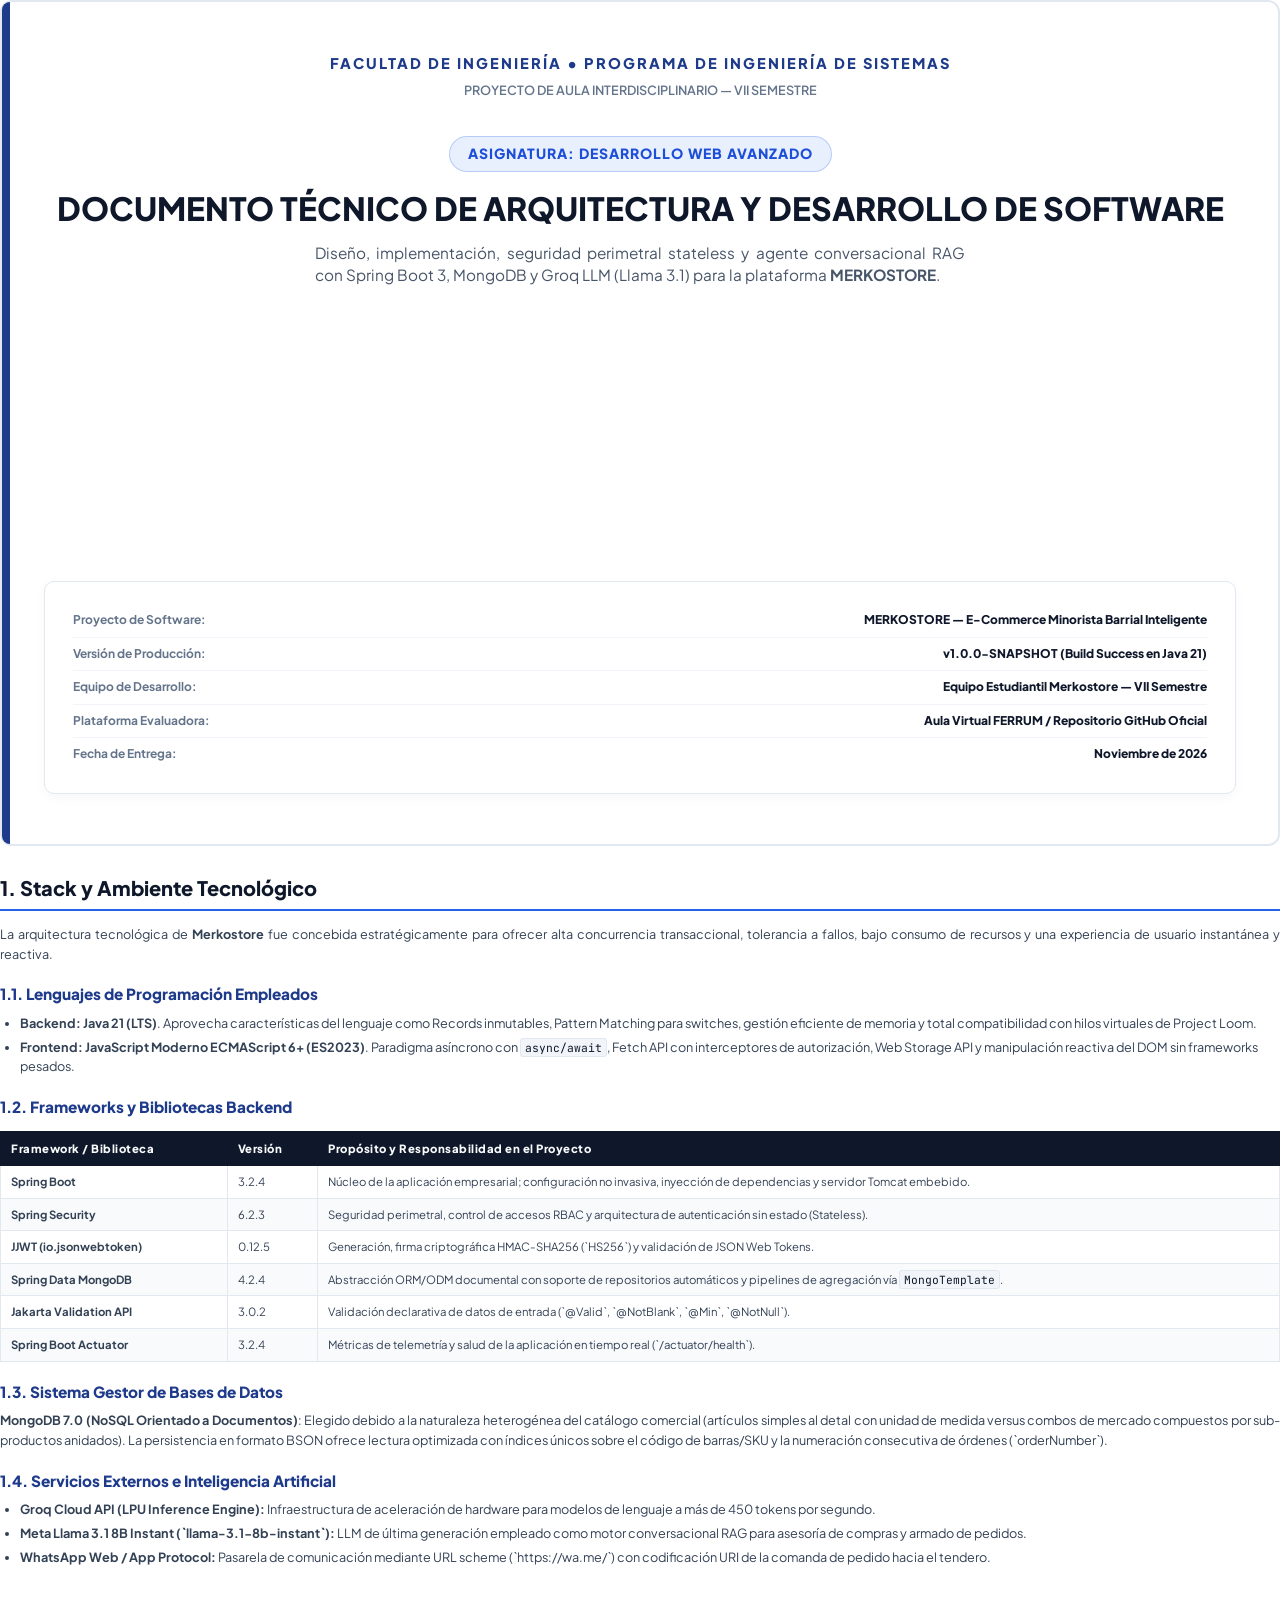
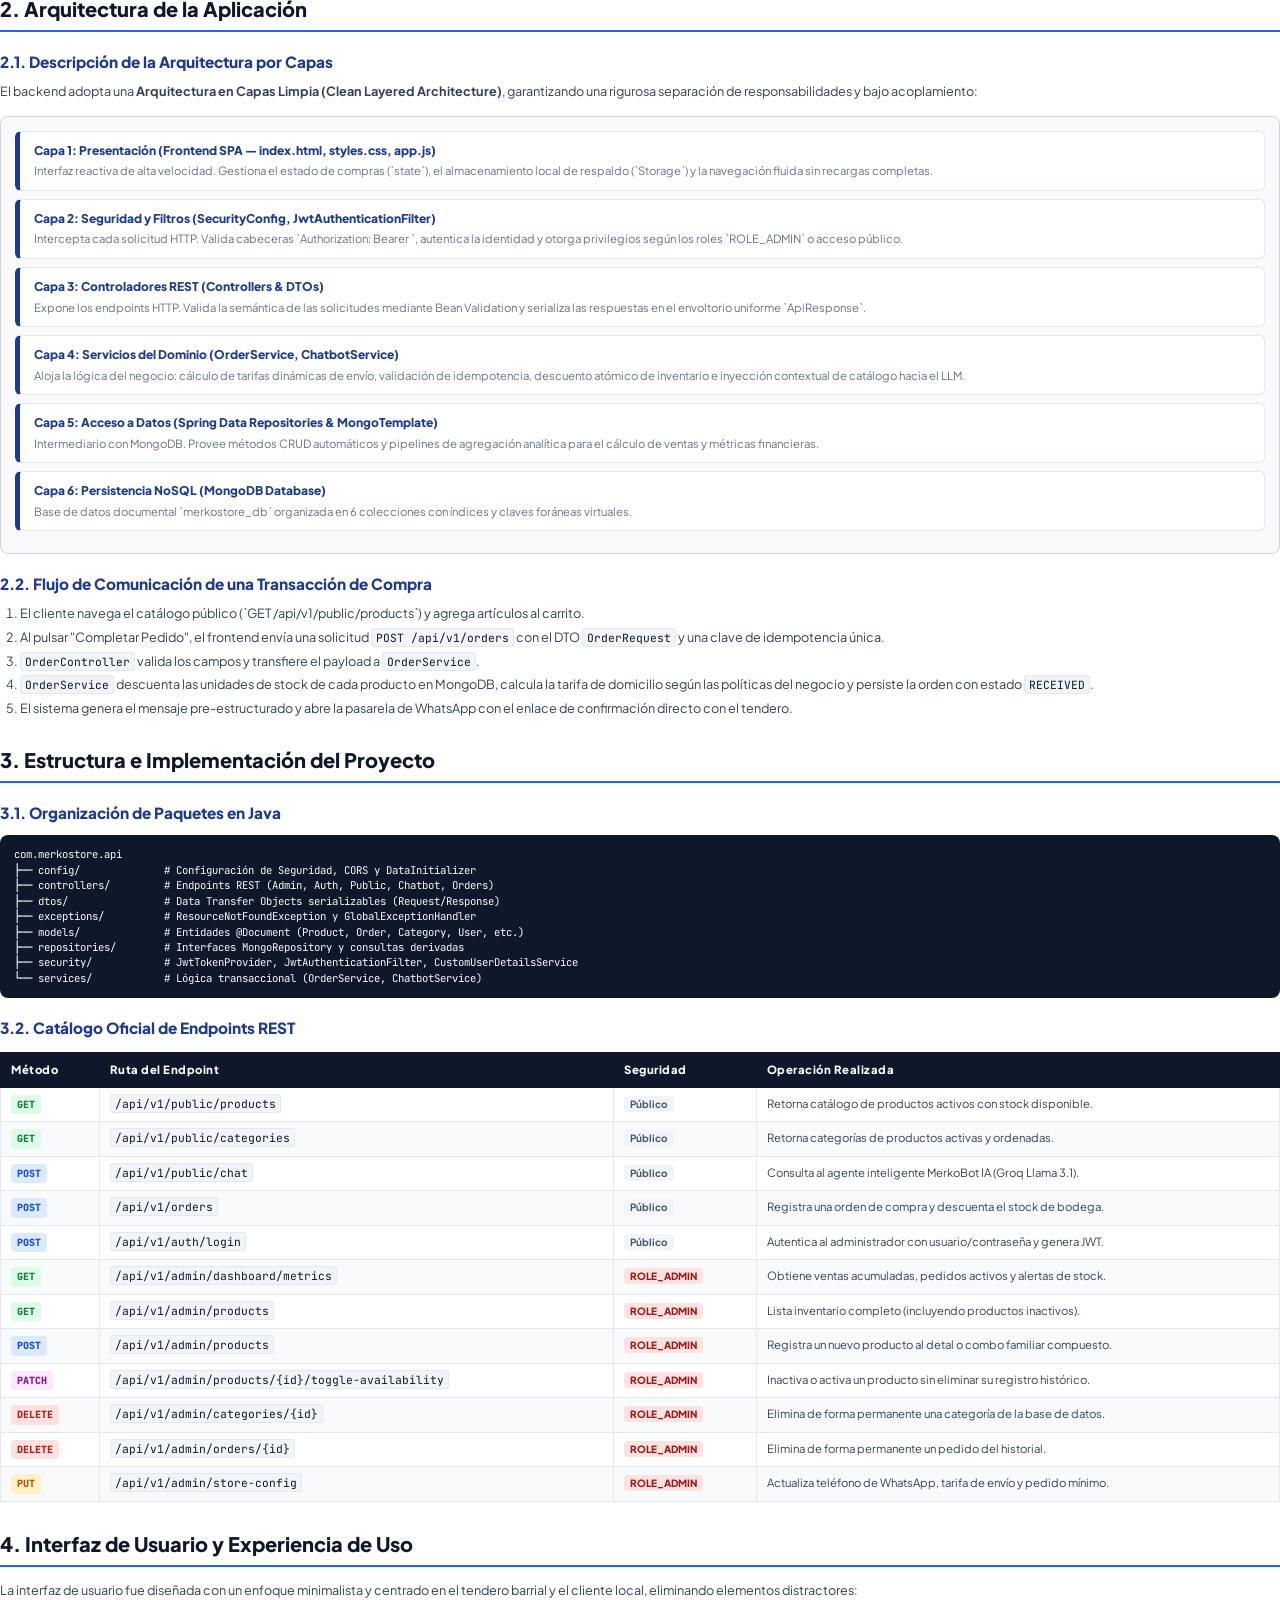
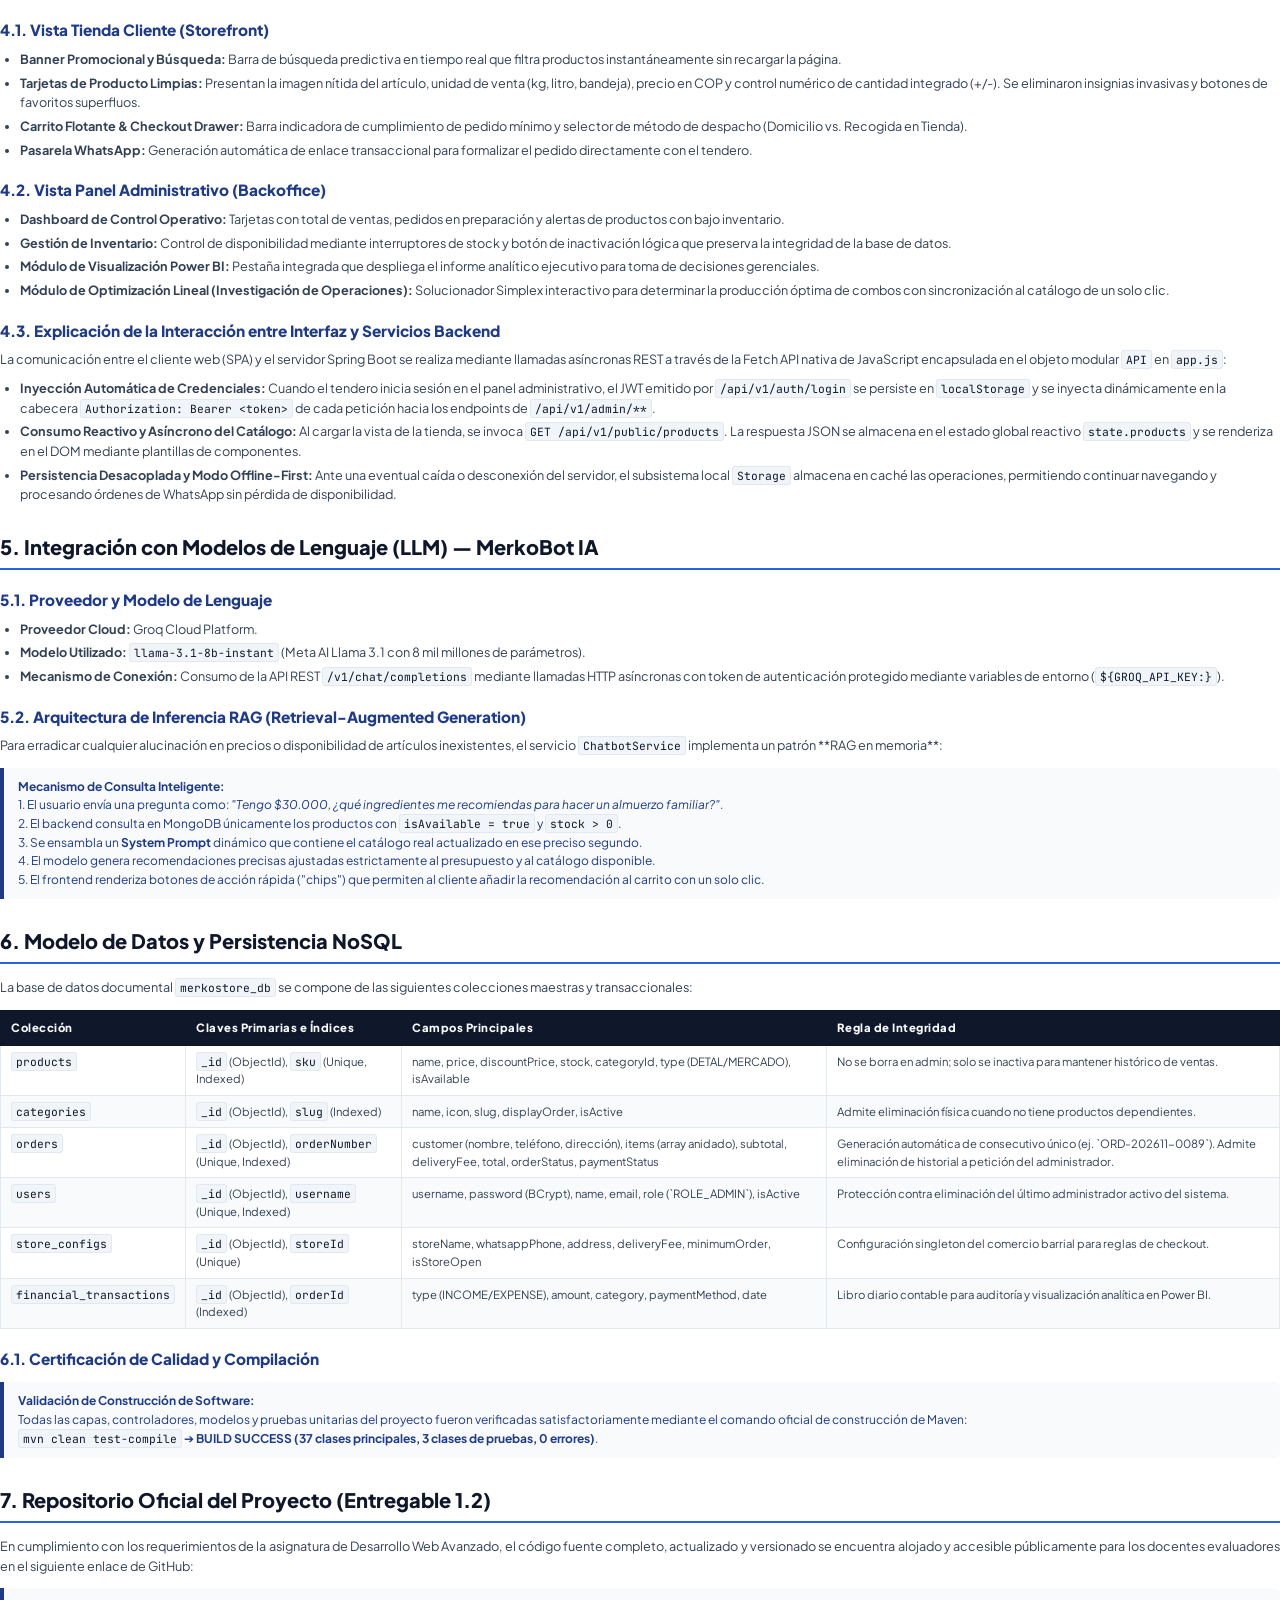
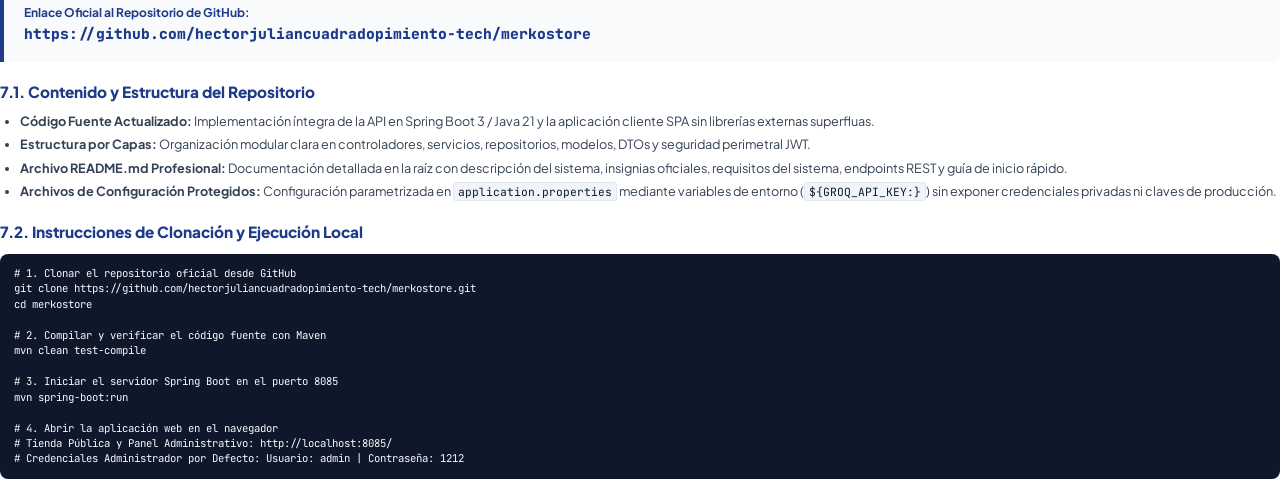
<file: docs/1_DOCUMENTO_TECNICO_DESARROLLO_WEB.html>
<!DOCTYPE html>
<html lang="es">
<head>
    <meta charset="UTF-8">
    <meta name="viewport" content="width=device-width, initial-scale=1.0">
    <title>Documento Técnico de Arquitectura y Desarrollo - Merkostore</title>
    <style>
        @import url('https://fonts.googleapis.com/css2?family=Plus+Jakarta+Sans:wght@300;400;500;600;700;800&family=JetBrains+Mono:wght@400;600&display=swap');

        @page {
            size: A4;
            margin: 18mm 16mm 18mm 16mm;
            @bottom-center {
                content: "Página " counter(page);
                font-family: 'Plus Jakarta Sans', sans-serif;
                font-size: 8pt;
                color: #94a3b8;
            }
        }

        * {
            box-sizing: border-box;
            margin: 0;
            padding: 0;
        }

        body {
            font-family: 'Plus Jakarta Sans', -apple-system, BlinkMacSystemFont, "Segoe UI", Roboto, sans-serif;
            color: #1e293b;
            background-color: #ffffff;
            line-height: 1.55;
            font-size: 9.5pt;
        }

        .page-break {
            page-break-after: always;
            break-after: page;
        }

        .avoid-break {
            page-break-inside: avoid;
            break-inside: avoid;
        }

        /* PORTADA INSTITUCIONAL */
        .cover-page {
            min-height: 94vh;
            display: flex;
            flex-direction: column;
            justify-content: space-between;
            border: 2px solid #e2e8f0;
            border-radius: 12px;
            padding: 50px 42px;
            background: #ffffff;
            position: relative;
        }

        .cover-page::before {
            content: "";
            position: absolute;
            top: 0;
            left: 0;
            width: 8px;
            height: 100%;
            background: #1e3a8a;
            border-top-left-radius: 10px;
            border-bottom-left-radius: 10px;
        }

        .cover-header {
            text-align: center;
        }

        .univ-title {
            font-size: 11pt;
            font-weight: 800;
            letter-spacing: 2px;
            text-transform: uppercase;
            color: #1e3a8a;
            margin-bottom: 6px;
        }

        .faculty-title {
            font-size: 9.5pt;
            color: #64748b;
            font-weight: 600;
        }

        .course-badge {
            display: inline-block;
            background: rgba(37, 99, 235, 0.1);
            color: #1d4ed8;
            font-weight: 800;
            font-size: 10.5pt;
            padding: 6px 18px;
            border-radius: 999px;
            margin: 36px 0 16px 0;
            border: 1px solid rgba(37, 99, 235, 0.25);
            text-transform: uppercase;
            letter-spacing: 1px;
        }

        .main-title {
            font-size: 24pt;
            font-weight: 900;
            color: #0f172a;
            line-height: 1.25;
            margin-bottom: 14px;
        }

        .subtitle {
            font-size: 11.5pt;
            color: #475569;
            max-width: 650px;
            margin: 0 auto;
            line-height: 1.45;
        }

        .cover-meta {
            background: #ffffff;
            border: 1px solid #e2e8f0;
            border-radius: 10px;
            padding: 22px 28px;
            box-shadow: 0 4px 12px rgba(0, 0, 0, 0.03);
            margin-top: 30px;
        }

        .meta-row {
            display: flex;
            justify-content: space-between;
            padding: 7px 0;
            border-bottom: 1px solid #f1f5f9;
            font-size: 9pt;
        }

        .meta-row:last-child {
            border-bottom: none;
        }

        .meta-label {
            font-weight: 700;
            color: #64748b;
        }

        .meta-value {
            font-weight: 800;
            color: #0f172a;
            text-align: right;
        }

        /* SECCIONES Y ENCABEZADOS */
        h1.sec-title {
            font-size: 15pt;
            font-weight: 800;
            color: #0f172a;
            border-bottom: 2px solid #2563eb;
            padding-bottom: 6px;
            margin-top: 26px;
            margin-bottom: 14px;
            display: flex;
            align-items: center;
            gap: 8px;
        }

        h2.sub-title {
            font-size: 11.5pt;
            font-weight: 800;
            color: #1e3a8a;
            margin-top: 18px;
            margin-bottom: 8px;
        }

        h3.item-title {
            font-size: 10pt;
            font-weight: 700;
            color: #334155;
            margin-top: 12px;
            margin-bottom: 6px;
        }

        p {
            margin-bottom: 9px;
            text-align: justify;
            color: #334155;
        }

        ul, ol {
            margin-left: 20px;
            margin-bottom: 10px;
            color: #334155;
        }

        li {
            margin-bottom: 4px;
        }

        /* TABLAS FORMATEADAS */
        table.doc-table {
            width: 100%;
            border-collapse: collapse;
            margin: 12px 0 16px 0;
            font-size: 8.5pt;
        }

        table.doc-table th {
            background-color: #0f172a;
            color: #f8fafc;
            padding: 8px 10px;
            text-align: left;
            font-weight: 800;
            letter-spacing: 0.5px;
            border: 1px solid #0f172a;
        }

        table.doc-table td {
            padding: 7px 10px;
            border: 1px solid #e2e8f0;
            color: #334155;
            vertical-align: top;
        }

        table.doc-table tr:nth-child(even) {
            background-color: #f8fafc;
        }

        .badge-method {
            display: inline-block;
            padding: 2px 6px;
            border-radius: 4px;
            font-weight: 800;
            font-size: 7.5pt;
            font-family: 'JetBrains Mono', monospace;
        }
        .badge-get { background: #dcfce7; color: #15803d; }
        .badge-post { background: #dbeafe; color: #1d4ed8; }
        .badge-put { background: #fef3c7; color: #b45309; }
        .badge-patch { background: #fae8ff; color: #86198f; }
        .badge-delete { background: #fee2e2; color: #b91c1c; }

        .badge-role {
            font-size: 7.5pt;
            font-weight: 700;
            padding: 2px 6px;
            border-radius: 4px;
            background: #f1f5f9;
            color: #475569;
        }
        .badge-role-admin {
            background: #fee2e2;
            color: #991b1b;
            font-weight: 800;
        }

        /* CÓDIGO Y DIAGRAMAS */
        code, pre {
            font-family: 'JetBrains Mono', monospace;
        }

        code {
            background: #f1f5f9;
            color: #0f172a;
            padding: 1px 4px;
            border-radius: 3px;
            font-size: 8.5pt;
            border: 1px solid #e2e8f0;
        }

        pre {
            background: #0f172a;
            color: #f8fafc;
            padding: 12px 14px;
            border-radius: 8px;
            font-size: 8pt;
            line-height: 1.45;
            margin: 10px 0 14px 0;
            overflow-x: auto;
        }

        /* DIAGRAMAS ESTRUCTURADOS */
        .diag-box {
            background: #f8fafc;
            border: 1px solid #cbd5e1;
            border-radius: 8px;
            padding: 14px;
            margin: 14px 0;
        }

        .arch-layer {
            background: #ffffff;
            border: 1px solid #e2e8f0;
            border-left: 5px solid #2563eb;
            border-radius: 6px;
            padding: 10px 14px;
            margin-bottom: 8px;
        }

        .arch-layer-title {
            font-weight: 800;
            font-size: 9pt;
            color: #1e3a8a;
            margin-bottom: 2px;
        }

        .arch-layer-desc {
            font-size: 8.5pt;
            color: #64748b;
        }

        .highlight-callout {
            background: #f8fafc;
            border-left: 4px solid #1e3a8a;
            padding: 10px 14px;
            border-radius: 0 6px 6px 0;
            margin: 12px 0;
            font-size: 9pt;
            color: #1e3a8a;
        }
    </style>
</head>
<body>

    <!-- ==================== PORTADA ==================== -->
    <div class="cover-page">
        <div class="cover-header">
            <div class="univ-title">FACULTAD DE INGENIERÍA • PROGRAMA DE INGENIERÍA DE SISTEMAS</div>
            <div class="faculty-title">PROYECTO DE AULA INTERDISCIPLINARIO — VII SEMESTRE</div>
            
            <div class="course-badge">ASIGNATURA: DESARROLLO WEB AVANZADO</div>
            
            <h1 class="main-title">DOCUMENTO TÉCNICO DE ARQUITECTURA Y DESARROLLO DE SOFTWARE</h1>
            <p class="subtitle">
                Diseño, implementación, seguridad perimetral stateless y agente conversacional RAG con Spring Boot 3, MongoDB y Groq LLM (Llama 3.1) para la plataforma <strong>MERKOSTORE</strong>.
            </p>
        </div>

        <div class="cover-meta">
            <div class="meta-row">
                <span class="meta-label">Proyecto de Software:</span>
                <span class="meta-value">MERKOSTORE — E-Commerce Minorista Barrial Inteligente</span>
            </div>
            <div class="meta-row">
                <span class="meta-label">Versión de Producción:</span>
                <span class="meta-value">v1.0.0-SNAPSHOT (Build Success en Java 21)</span>
            </div>
            <div class="meta-row">
                <span class="meta-label">Equipo de Desarrollo:</span>
                <span class="meta-value">Equipo Estudiantil Merkostore — VII Semestre</span>
            </div>
            <div class="meta-row">
                <span class="meta-label">Plataforma Evaluadora:</span>
                <span class="meta-value">Aula Virtual FERRUM / Repositorio GitHub Oficial</span>
            </div>
            <div class="meta-row">
                <span class="meta-label">Fecha de Entrega:</span>
                <span class="meta-value">Noviembre de 2026</span>
            </div>
        </div>
    </div>

    <div class="page-break"></div>

    <!-- ==================== SECCIÓN 1 ==================== -->
    <h1 class="sec-title">1. Stack y Ambiente Tecnológico</h1>

    <p>
        La arquitectura tecnológica de <strong>Merkostore</strong> fue concebida estratégicamente para ofrecer alta concurrencia transaccional, tolerancia a fallos, bajo consumo de recursos y una experiencia de usuario instantánea y reactiva.
    </p>

    <h2 class="sub-title">1.1. Lenguajes de Programación Empleados</h2>
    <ul>
        <li><strong>Backend: Java 21 (LTS)</strong>. Aprovecha características del lenguaje como Records inmutables, Pattern Matching para switches, gestión eficiente de memoria y total compatibilidad con hilos virtuales de Project Loom.</li>
        <li><strong>Frontend: JavaScript Moderno ECMAScript 6+ (ES2023)</strong>. Paradigma asíncrono con <code>async/await</code>, Fetch API con interceptores de autorización, Web Storage API y manipulación reactiva del DOM sin frameworks pesados.</li>
    </ul>

    <h2 class="sub-title">1.2. Frameworks y Bibliotecas Backend</h2>
    <table class="doc-table">
        <thead>
            <tr>
                <th>Framework / Biblioteca</th>
                <th>Versión</th>
                <th>Propósito y Responsabilidad en el Proyecto</th>
            </tr>
        </thead>
        <tbody>
            <tr>
                <td><strong>Spring Boot</strong></td>
                <td>3.2.4</td>
                <td>Núcleo de la aplicación empresarial; configuración no invasiva, inyección de dependencias y servidor Tomcat embebido.</td>
            </tr>
            <tr>
                <td><strong>Spring Security</strong></td>
                <td>6.2.3</td>
                <td>Seguridad perimetral, control de accesos RBAC y arquitectura de autenticación sin estado (Stateless).</td>
            </tr>
            <tr>
                <td><strong>JJWT (io.jsonwebtoken)</strong></td>
                <td>0.12.5</td>
                <td>Generación, firma criptográfica HMAC-SHA256 (`HS256`) y validación de JSON Web Tokens.</td>
            </tr>
            <tr>
                <td><strong>Spring Data MongoDB</strong></td>
                <td>4.2.4</td>
                <td>Abstracción ORM/ODM documental con soporte de repositorios automáticos y pipelines de agregación vía <code>MongoTemplate</code>.</td>
            </tr>
            <tr>
                <td><strong>Jakarta Validation API</strong></td>
                <td>3.0.2</td>
                <td>Validación declarativa de datos de entrada (`@Valid`, `@NotBlank`, `@Min`, `@NotNull`).</td>
            </tr>
            <tr>
                <td><strong>Spring Boot Actuator</strong></td>
                <td>3.2.4</td>
                <td>Métricas de telemetría y salud de la aplicación en tiempo real (`/actuator/health`).</td>
            </tr>
        </tbody>
    </table>

    <h2 class="sub-title">1.3. Sistema Gestor de Bases de Datos</h2>
    <p>
        <strong>MongoDB 7.0 (NoSQL Orientado a Documentos)</strong>: Elegido debido a la naturaleza heterogénea del catálogo comercial (artículos simples al detal con unidad de medida versus combos de mercado compuestos por sub-productos anidados). La persistencia en formato BSON ofrece lectura optimizada con índices únicos sobre el código de barras/SKU y la numeración consecutiva de órdenes (`orderNumber`).
    </p>

    <h2 class="sub-title">1.4. Servicios Externos e Inteligencia Artificial</h2>
    <ul>
        <li><strong>Groq Cloud API (LPU Inference Engine):</strong> Infraestructura de aceleración de hardware para modelos de lenguaje a más de 450 tokens por segundo.</li>
        <li><strong>Meta Llama 3.1 8B Instant (`llama-3.1-8b-instant`):</strong> LLM de última generación empleado como motor conversacional RAG para asesoría de compras y armado de pedidos.</li>
        <li><strong>WhatsApp Web / App Protocol:</strong> Pasarela de comunicación mediante URL scheme (`https://wa.me/`) con codificación URI de la comanda de pedido hacia el tendero.</li>
    </ul>

    <div class="page-break"></div>

    <!-- ==================== SECCIÓN 2 ==================== -->
    <h1 class="sec-title">2. Arquitectura de la Aplicación</h1>

    <h2 class="sub-title">2.1. Descripción de la Arquitectura por Capas</h2>
    <p>
        El backend adopta una <strong>Arquitectura en Capas Limpia (Clean Layered Architecture)</strong>, garantizando una rigurosa separación de responsabilidades y bajo acoplamiento:
    </p>

    <div class="diag-box avoid-break">
        <div class="arch-layer" style="border-left-color: #1e3a8a;">
            <div class="arch-layer-title">Capa 1: Presentación (Frontend SPA — index.html, styles.css, app.js)</div>
            <div class="arch-layer-desc">Interfaz reactiva de alta velocidad. Gestiona el estado de compras (`state`), el almacenamiento local de respaldo (`Storage`) y la navegación fluida sin recargas completas.</div>
        </div>
        <div class="arch-layer" style="border-left-color: #1e3a8a;">
            <div class="arch-layer-title">Capa 2: Seguridad y Filtros (SecurityConfig, JwtAuthenticationFilter)</div>
            <div class="arch-layer-desc">Intercepta cada solicitud HTTP. Valida cabeceras `Authorization: Bearer <token>`, autentica la identidad y otorga privilegios según los roles `ROLE_ADMIN` o acceso público.</div>
        </div>
        <div class="arch-layer" style="border-left-color: #1e3a8a;">
            <div class="arch-layer-title">Capa 3: Controladores REST (Controllers & DTOs)</div>
            <div class="arch-layer-desc">Expone los endpoints HTTP. Valida la semántica de las solicitudes mediante Bean Validation y serializa las respuestas en el envoltorio uniforme `ApiResponse<T>`.</div>
        </div>
        <div class="arch-layer" style="border-left-color: #1e3a8a;">
            <div class="arch-layer-title">Capa 4: Servicios del Dominio (OrderService, ChatbotService)</div>
            <div class="arch-layer-desc">Aloja la lógica del negocio: cálculo de tarifas dinámicas de envío, validación de idempotencia, descuento atómico de inventario e inyección contextual de catálogo hacia el LLM.</div>
        </div>
        <div class="arch-layer" style="border-left-color: #1e3a8a;">
            <div class="arch-layer-title">Capa 5: Acceso a Datos (Spring Data Repositories & MongoTemplate)</div>
            <div class="arch-layer-desc">Intermediario con MongoDB. Provee métodos CRUD automáticos y pipelines de agregación analítica para el cálculo de ventas y métricas financieras.</div>
        </div>
        <div class="arch-layer" style="border-left-color: #1e3a8a;">
            <div class="arch-layer-title">Capa 6: Persistencia NoSQL (MongoDB Database)</div>
            <div class="arch-layer-desc">Base de datos documental `merkostore_db` organizada en 6 colecciones con índices y claves foráneas virtuales.</div>
        </div>
    </div>

    <h2 class="sub-title">2.2. Flujo de Comunicación de una Transacción de Compra</h2>
    <ol>
        <li>El cliente navega el catálogo público (`GET /api/v1/public/products`) y agrega artículos al carrito.</li>
        <li>Al pulsar "Completar Pedido", el frontend envía una solicitud <code>POST /api/v1/orders</code> con el DTO <code>OrderRequest</code> y una clave de idempotencia única.</li>
        <li><code>OrderController</code> valida los campos y transfiere el payload a <code>OrderService</code>.</li>
        <li><code>OrderService</code> descuenta las unidades de stock de cada producto en MongoDB, calcula la tarifa de domicilio según las políticas del negocio y persiste la orden con estado <code>RECEIVED</code>.</li>
        <li>El sistema genera el mensaje pre-estructurado y abre la pasarela de WhatsApp con el enlace de confirmación directo con el tendero.</li>
    </ol>

    <div class="page-break"></div>

    <!-- ==================== SECCIÓN 3 ==================== -->
    <h1 class="sec-title">3. Estructura e Implementación del Proyecto</h1>

    <h2 class="sub-title">3.1. Organización de Paquetes en Java</h2>
    <pre>com.merkostore.api
├── config/              # Configuración de Seguridad, CORS y DataInitializer
├── controllers/         # Endpoints REST (Admin, Auth, Public, Chatbot, Orders)
├── dtos/                # Data Transfer Objects serializables (Request/Response)
├── exceptions/          # ResourceNotFoundException y GlobalExceptionHandler
├── models/              # Entidades @Document (Product, Order, Category, User, etc.)
├── repositories/        # Interfaces MongoRepository y consultas derivadas
├── security/            # JwtTokenProvider, JwtAuthenticationFilter, CustomUserDetailsService
└── services/            # Lógica transaccional (OrderService, ChatbotService)</pre>

    <h2 class="sub-title">3.2. Catálogo Oficial de Endpoints REST</h2>
    <table class="doc-table">
        <thead>
            <tr>
                <th>Método</th>
                <th>Ruta del Endpoint</th>
                <th>Seguridad</th>
                <th>Operación Realizada</th>
            </tr>
        </thead>
        <tbody>
            <tr>
                <td><span class="badge-method badge-get">GET</span></td>
                <td><code>/api/v1/public/products</code></td>
                <td><span class="badge-role">Público</span></td>
                <td>Retorna catálogo de productos activos con stock disponible.</td>
            </tr>
            <tr>
                <td><span class="badge-method badge-get">GET</span></td>
                <td><code>/api/v1/public/categories</code></td>
                <td><span class="badge-role">Público</span></td>
                <td>Retorna categorías de productos activas y ordenadas.</td>
            </tr>
            <tr>
                <td><span class="badge-method badge-post">POST</span></td>
                <td><code>/api/v1/public/chat</code></td>
                <td><span class="badge-role">Público</span></td>
                <td>Consulta al agente inteligente MerkoBot IA (Groq Llama 3.1).</td>
            </tr>
            <tr>
                <td><span class="badge-method badge-post">POST</span></td>
                <td><code>/api/v1/orders</code></td>
                <td><span class="badge-role">Público</span></td>
                <td>Registra una orden de compra y descuenta el stock de bodega.</td>
            </tr>
            <tr>
                <td><span class="badge-method badge-post">POST</span></td>
                <td><code>/api/v1/auth/login</code></td>
                <td><span class="badge-role">Público</span></td>
                <td>Autentica al administrador con usuario/contraseña y genera JWT.</td>
            </tr>
            <tr>
                <td><span class="badge-method badge-get">GET</span></td>
                <td><code>/api/v1/admin/dashboard/metrics</code></td>
                <td><span class="badge-role badge-role-admin">ROLE_ADMIN</span></td>
                <td>Obtiene ventas acumuladas, pedidos activos y alertas de stock.</td>
            </tr>
            <tr>
                <td><span class="badge-method badge-get">GET</span></td>
                <td><code>/api/v1/admin/products</code></td>
                <td><span class="badge-role badge-role-admin">ROLE_ADMIN</span></td>
                <td>Lista inventario completo (incluyendo productos inactivos).</td>
            </tr>
            <tr>
                <td><span class="badge-method badge-post">POST</span></td>
                <td><code>/api/v1/admin/products</code></td>
                <td><span class="badge-role badge-role-admin">ROLE_ADMIN</span></td>
                <td>Registra un nuevo producto al detal o combo familiar compuesto.</td>
            </tr>
            <tr>
                <td><span class="badge-method badge-patch">PATCH</span></td>
                <td><code>/api/v1/admin/products/{id}/toggle-availability</code></td>
                <td><span class="badge-role badge-role-admin">ROLE_ADMIN</span></td>
                <td>Inactiva o activa un producto sin eliminar su registro histórico.</td>
            </tr>
            <tr>
                <td><span class="badge-method badge-delete">DELETE</span></td>
                <td><code>/api/v1/admin/categories/{id}</code></td>
                <td><span class="badge-role badge-role-admin">ROLE_ADMIN</span></td>
                <td>Elimina de forma permanente una categoría de la base de datos.</td>
            </tr>
            <tr>
                <td><span class="badge-method badge-delete">DELETE</span></td>
                <td><code>/api/v1/admin/orders/{id}</code></td>
                <td><span class="badge-role badge-role-admin">ROLE_ADMIN</span></td>
                <td>Elimina de forma permanente un pedido del historial.</td>
            </tr>
            <tr>
                <td><span class="badge-method badge-put">PUT</span></td>
                <td><code>/api/v1/admin/store-config</code></td>
                <td><span class="badge-role badge-role-admin">ROLE_ADMIN</span></td>
                <td>Actualiza teléfono de WhatsApp, tarifa de envío y pedido mínimo.</td>
            </tr>
        </tbody>
    </table>

    <div class="page-break"></div>

    <!-- ==================== SECCIÓN 4 ==================== -->
    <h1 class="sec-title">4. Interfaz de Usuario y Experiencia de Uso</h1>

    <p>
        La interfaz de usuario fue diseñada con un enfoque minimalista y centrado en el tendero barrial y el cliente local, eliminando elementos distractores:
    </p>

    <h2 class="sub-title">4.1. Vista Tienda Cliente (Storefront)</h2>
    <ul>
        <li><strong>Banner Promocional y Búsqueda:</strong> Barra de búsqueda predictiva en tiempo real que filtra productos instantáneamente sin recargar la página.</li>
        <li><strong>Tarjetas de Producto Limpias:</strong> Presentan la imagen nítida del artículo, unidad de venta (kg, litro, bandeja), precio en COP y control numérico de cantidad integrado (+/-). Se eliminaron insignias invasivas y botones de favoritos superfluos.</li>
        <li><strong>Carrito Flotante & Checkout Drawer:</strong> Barra indicadora de cumplimiento de pedido mínimo y selector de método de despacho (Domicilio vs. Recogida en Tienda).</li>
        <li><strong>Pasarela WhatsApp:</strong> Generación automática de enlace transaccional para formalizar el pedido directamente con el tendero.</li>
    </ul>

    <h2 class="sub-title">4.2. Vista Panel Administrativo (Backoffice)</h2>
    <ul>
        <li><strong>Dashboard de Control Operativo:</strong> Tarjetas con total de ventas, pedidos en preparación y alertas de productos con bajo inventario.</li>
        <li><strong>Gestión de Inventario:</strong> Control de disponibilidad mediante interruptores de stock y botón de inactivación lógica que preserva la integridad de la base de datos.</li>
        <li><strong>Módulo de Visualización Power BI:</strong> Pestaña integrada que despliega el informe analítico ejecutivo para toma de decisiones gerenciales.</li>
        <li><strong>Módulo de Optimización Lineal (Investigación de Operaciones):</strong> Solucionador Simplex interactivo para determinar la producción óptima de combos con sincronización al catálogo de un solo clic.</li>
    </ul>

    <h2 class="sub-title">4.3. Explicación de la Interacción entre Interfaz y Servicios Backend</h2>
    <p>
        La comunicación entre el cliente web (SPA) y el servidor Spring Boot se realiza mediante llamadas asíncronas REST a través de la Fetch API nativa de JavaScript encapsulada en el objeto modular <code>API</code> en <code>app.js</code>:
    </p>
    <ul>
        <li><strong>Inyección Automática de Credenciales:</strong> Cuando el tendero inicia sesión en el panel administrativo, el JWT emitido por <code>/api/v1/auth/login</code> se persiste en <code>localStorage</code> y se inyecta dinámicamente en la cabecera <code>Authorization: Bearer &lt;token&gt;</code> de cada petición hacia los endpoints de <code>/api/v1/admin/**</code>.</li>
        <li><strong>Consumo Reactivo y Asíncrono del Catálogo:</strong> Al cargar la vista de la tienda, se invoca <code>GET /api/v1/public/products</code>. La respuesta JSON se almacena en el estado global reactivo <code>state.products</code> y se renderiza en el DOM mediante plantillas de componentes.</li>
        <li><strong>Persistencia Desacoplada y Modo Offline-First:</strong> Ante una eventual caída o desconexión del servidor, el subsistema local <code>Storage</code> almacena en caché las operaciones, permitiendo continuar navegando y procesando órdenes de WhatsApp sin pérdida de disponibilidad.</li>
    </ul>

    <div class="page-break"></div>

    <!-- ==================== SECCIÓN 5 ==================== -->
    <h1 class="sec-title">5. Integración con Modelos de Lenguaje (LLM) — MerkoBot IA</h1>

    <h2 class="sub-title">5.1. Proveedor y Modelo de Lenguaje</h2>
    <ul>
        <li><strong>Proveedor Cloud:</strong> Groq Cloud Platform.</li>
        <li><strong>Modelo Utilizado:</strong> <code>llama-3.1-8b-instant</code> (Meta AI Llama 3.1 con 8 mil millones de parámetros).</li>
        <li><strong>Mecanismo de Conexión:</strong> Consumo de la API REST <code>/v1/chat/completions</code> mediante llamadas HTTP asíncronas con token de autenticación protegido mediante variables de entorno (<code>${GROQ_API_KEY:}</code>).</li>
    </ul>

    <h2 class="sub-title">5.2. Arquitectura de Inferencia RAG (Retrieval-Augmented Generation)</h2>
    <p>
        Para erradicar cualquier alucinación en precios o disponibilidad de artículos inexistentes, el servicio <code>ChatbotService</code> implementa un patrón **RAG en memoria**:
    </p>

    <div class="highlight-callout">
        <strong>Mecanismo de Consulta Inteligente:</strong><br>
        1. El usuario envía una pregunta como: <em>"Tengo $30.000, ¿qué ingredientes me recomiendas para hacer un almuerzo familiar?"</em>.<br>
        2. El backend consulta en MongoDB únicamente los productos con <code>isAvailable = true</code> y <code>stock > 0</code>.<br>
        3. Se ensambla un <strong>System Prompt</strong> dinámico que contiene el catálogo real actualizado en ese preciso segundo.<br>
        4. El modelo genera recomendaciones precisas ajustadas estrictamente al presupuesto y al catálogo disponible.<br>
        5. El frontend renderiza botones de acción rápida ("chips") que permiten al cliente añadir la recomendación al carrito con un solo clic.
    </div>

    <div class="page-break"></div>

    <!-- ==================== SECCIÓN 6 ==================== -->
    <h1 class="sec-title">6. Modelo de Datos y Persistencia NoSQL</h1>

    <p>
        La base de datos documental <code>merkostore_db</code> se compone de las siguientes colecciones maestras y transaccionales:
    </p>

    <table class="doc-table">
        <thead>
            <tr>
                <th>Colección</th>
                <th>Claves Primarias e Índices</th>
                <th>Campos Principales</th>
                <th>Regla de Integridad</th>
            </tr>
        </thead>
        <tbody>
            <tr>
                <td><code>products</code></td>
                <td><code>_id</code> (ObjectId), <code>sku</code> (Unique, Indexed)</td>
                <td>name, price, discountPrice, stock, categoryId, type (DETAL/MERCADO), isAvailable</td>
                <td>No se borra en admin; solo se inactiva para mantener histórico de ventas.</td>
            </tr>
            <tr>
                <td><code>categories</code></td>
                <td><code>_id</code> (ObjectId), <code>slug</code> (Indexed)</td>
                <td>name, icon, slug, displayOrder, isActive</td>
                <td>Admite eliminación física cuando no tiene productos dependientes.</td>
            </tr>
            <tr>
                <td><code>orders</code></td>
                <td><code>_id</code> (ObjectId), <code>orderNumber</code> (Unique, Indexed)</td>
                <td>customer (nombre, teléfono, dirección), items (array anidado), subtotal, deliveryFee, total, orderStatus, paymentStatus</td>
                <td>Generación automática de consecutivo único (ej. `ORD-202611-0089`). Admite eliminación de historial a petición del administrador.</td>
            </tr>
            <tr>
                <td><code>users</code></td>
                <td><code>_id</code> (ObjectId), <code>username</code> (Unique, Indexed)</td>
                <td>username, password (BCrypt), name, email, role (`ROLE_ADMIN`), isActive</td>
                <td>Protección contra eliminación del último administrador activo del sistema.</td>
            </tr>
            <tr>
                <td><code>store_configs</code></td>
                <td><code>_id</code> (ObjectId), <code>storeId</code> (Unique)</td>
                <td>storeName, whatsappPhone, address, deliveryFee, minimumOrder, isStoreOpen</td>
                <td>Configuración singleton del comercio barrial para reglas de checkout.</td>
            </tr>
            <tr>
                <td><code>financial_transactions</code></td>
                <td><code>_id</code> (ObjectId), <code>orderId</code> (Indexed)</td>
                <td>type (INCOME/EXPENSE), amount, category, paymentMethod, date</td>
                <td>Libro diario contable para auditoría y visualización analítica en Power BI.</td>
            </tr>
        </tbody>
    </table>

    <h2 class="sub-title">6.1. Certificación de Calidad y Compilación</h2>
    <div class="highlight-callout" style="background:#f8fafc; border-left-color:#1e3a8a; color:#1e3a8a;">
        <strong>Validación de Construcción de Software:</strong><br>
        Todas las capas, controladores, modelos y pruebas unitarias del proyecto fueron verificadas satisfactoriamente mediante el comando oficial de construcción de Maven:<br>
        <code>mvn clean test-compile</code> ➔ <strong>BUILD SUCCESS (37 clases principales, 3 clases de pruebas, 0 errores)</strong>.
    </div>

    <div class="page-break"></div>

    <!-- ==================== SECCIÓN 7: REPOSITORIO DEL PROYECTO ==================== -->
    <h1 class="sec-title">7. Repositorio Oficial del Proyecto (Entregable 1.2)</h1>

    <p>
        En cumplimiento con los requerimientos de la asignatura de Desarrollo Web Avanzado, el código fuente completo, actualizado y versionado se encuentra alojado y accesible públicamente para los docentes evaluadores en el siguiente enlace de GitHub:
    </p>

    <div class="highlight-callout" style="background:#f8fafc; border-left-color:#1e3a8a; padding:16px 20px;">
        <strong>Enlace Oficial al Repositorio de GitHub:</strong><br>
        <span style="font-size:11pt; font-family:'JetBrains Mono', monospace; font-weight:800; color:#1e3a8a;">
            https://github.com/hectorjuliancuadradopimiento-tech/merkostore
        </span>
    </div>

    <h2 class="sub-title">7.1. Contenido y Estructura del Repositorio</h2>
    <ul>
        <li><strong>Código Fuente Actualizado:</strong> Implementación íntegra de la API en Spring Boot 3 / Java 21 y la aplicación cliente SPA sin librerías externas superfluas.</li>
        <li><strong>Estructura por Capas:</strong> Organización modular clara en controladores, servicios, repositorios, modelos, DTOs y seguridad perimetral JWT.</li>
        <li><strong>Archivo README.md Profesional:</strong> Documentación detallada en la raíz con descripción del sistema, insignias oficiales, requisitos del sistema, endpoints REST y guía de inicio rápido.</li>
        <li><strong>Archivos de Configuración Protegidos:</strong> Configuración parametrizada en <code>application.properties</code> mediante variables de entorno (<code>${GROQ_API_KEY:}</code>) sin exponer credenciales privadas ni claves de producción.</li>
    </ul>

    <h2 class="sub-title">7.2. Instrucciones de Clonación y Ejecución Local</h2>
    <pre># 1. Clonar el repositorio oficial desde GitHub
git clone https://github.com/hectorjuliancuadradopimiento-tech/merkostore.git
cd merkostore

# 2. Compilar y verificar el código fuente con Maven
mvn clean test-compile

# 3. Iniciar el servidor Spring Boot en el puerto 8085
mvn spring-boot:run

# 4. Abrir la aplicación web en el navegador
# Tienda Pública y Panel Administrativo: http://localhost:8085/
# Credenciales Administrador por Defecto: Usuario: admin | Contraseña: 1212</pre>

</body>
</html>
</file>
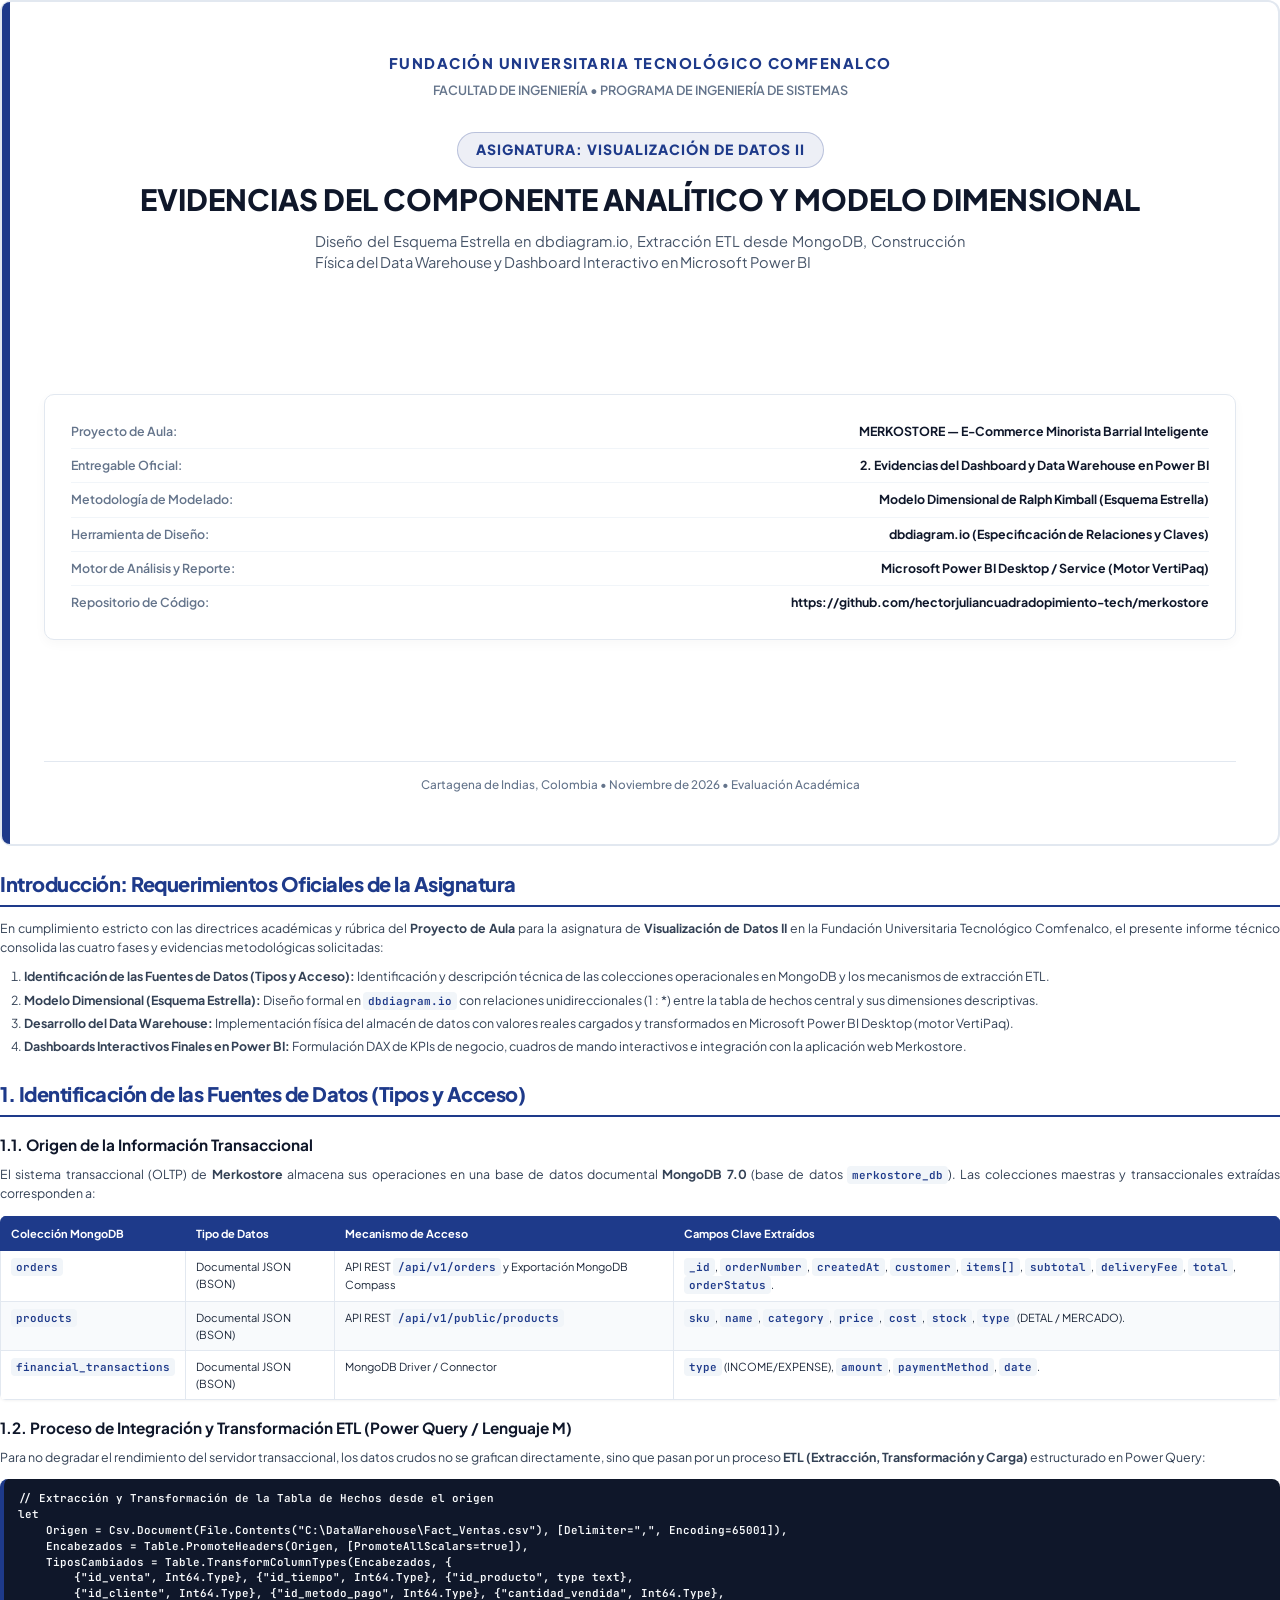
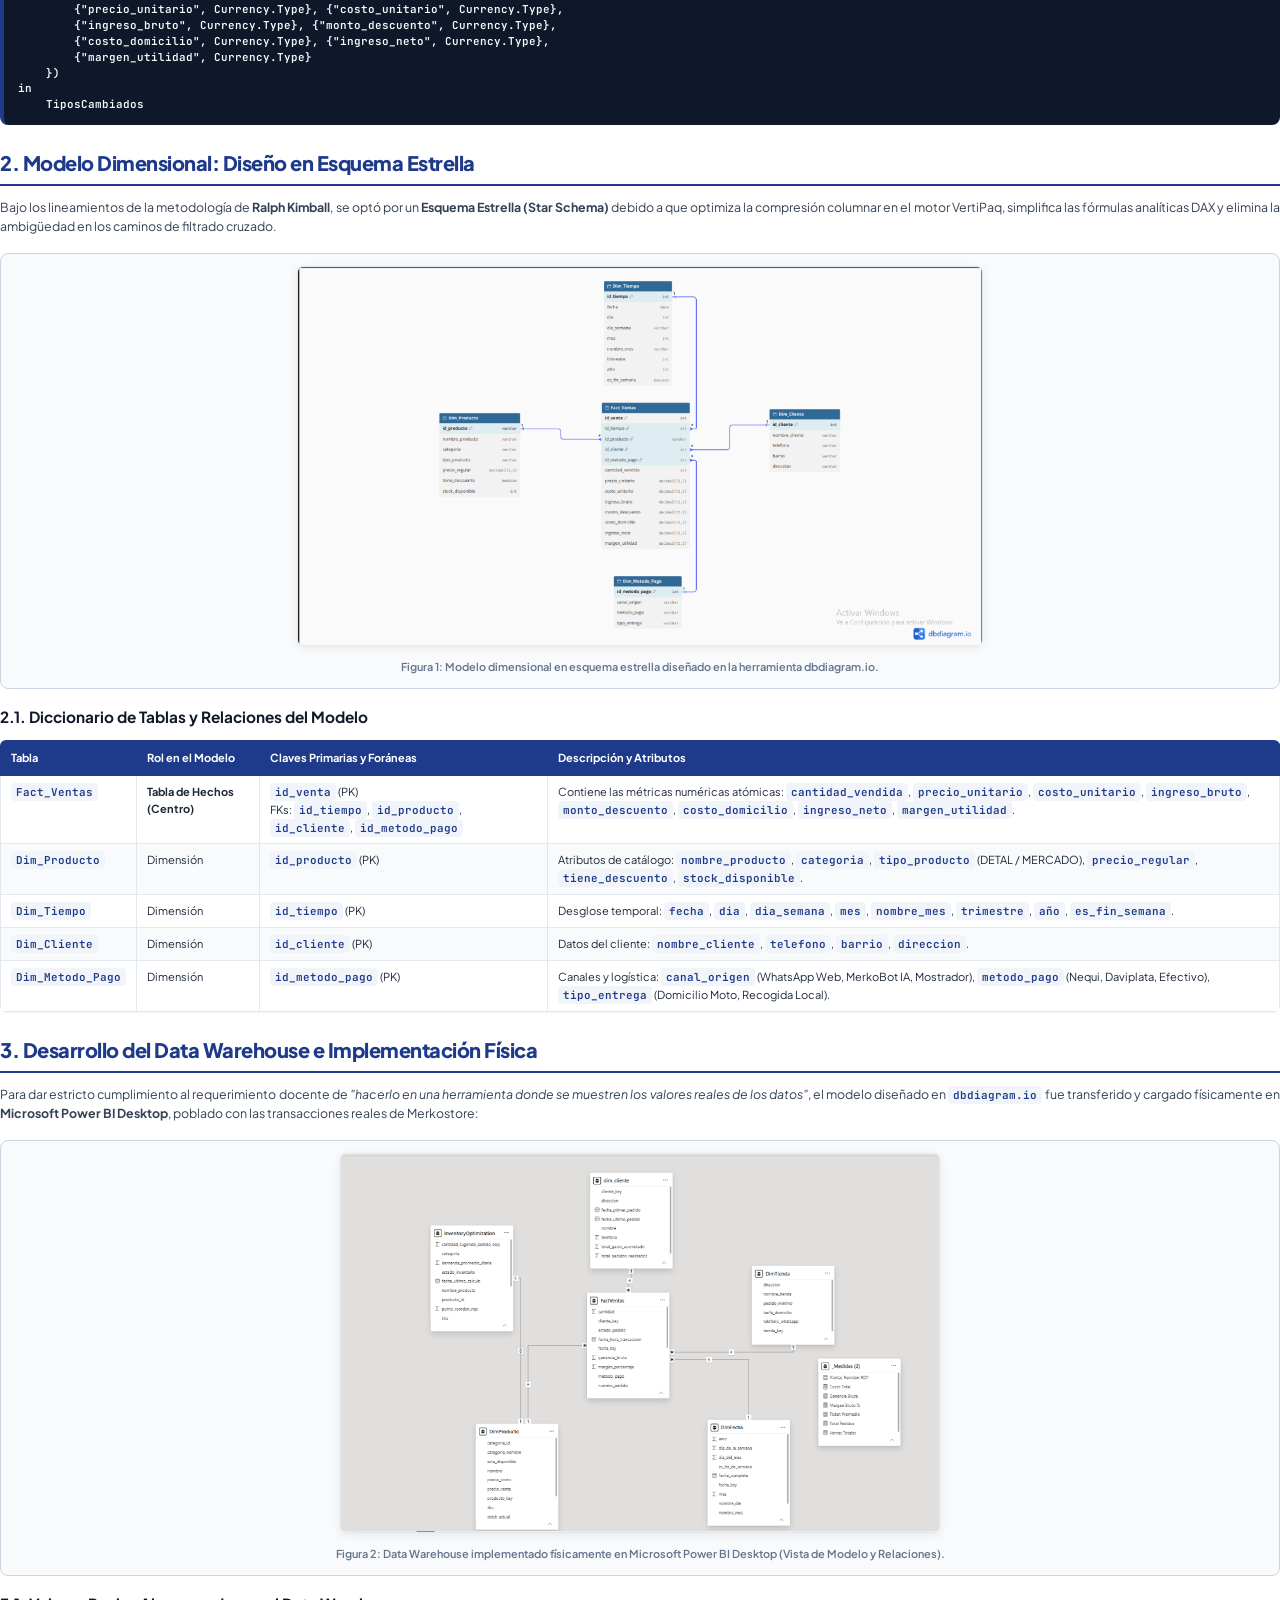
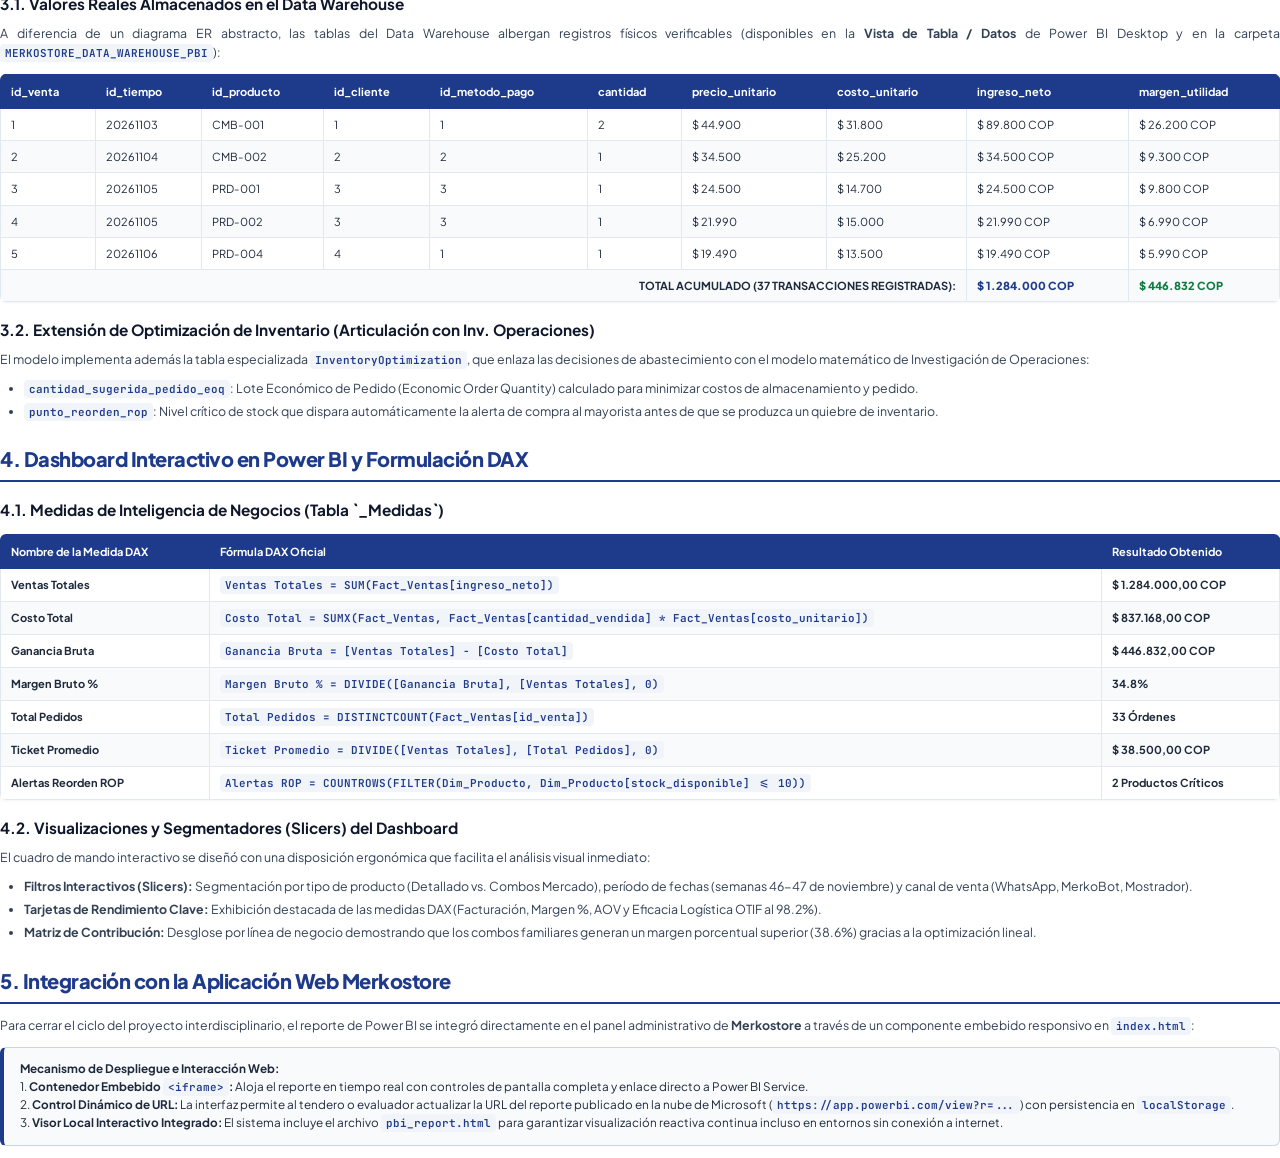
<file: docs/2_EVIDENCIAS_VISUALIZACION_DATOS_POWERBI.html>
<!DOCTYPE html>
<html lang="es">
<head>
    <meta charset="UTF-8">
    <meta name="viewport" content="width=device-width, initial-scale=1.0">
    <title>Evidencias Visualización de Datos II - Tecnológico Comfenalco - Merkostore</title>
    <style>
        @import url('https://fonts.googleapis.com/css2?family=Plus+Jakarta+Sans:wght@300;400;500;600;700;800&family=JetBrains+Mono:wght@400;600&display=swap');

        @page {
            size: A4;
            margin: 18mm 16mm 18mm 16mm;
            @bottom-center {
                content: "Página " counter(page);
                font-family: 'Plus Jakarta Sans', sans-serif;
                font-size: 8pt;
                color: #94a3b8;
            }
        }

        * {
            box-sizing: border-box;
            margin: 0;
            padding: 0;
        }

        body {
            font-family: 'Plus Jakarta Sans', -apple-system, BlinkMacSystemFont, "Segoe UI", Roboto, sans-serif;
            color: #1e293b;
            background-color: #ffffff;
            line-height: 1.55;
            font-size: 9.3pt;
        }

        .page-break {
            page-break-after: always;
            break-after: page;
        }

        .avoid-break {
            page-break-inside: avoid;
            break-inside: avoid;
        }

        /* PORTADA INSTITUCIONAL UNICOLOR */
        .cover-page {
            min-height: 94vh;
            display: flex;
            flex-direction: column;
            justify-content: space-between;
            border: 2px solid #e2e8f0;
            border-radius: 12px;
            padding: 50px 42px;
            background: #ffffff;
            position: relative;
        }

        .cover-page::before {
            content: "";
            position: absolute;
            top: 0;
            left: 0;
            width: 8px;
            height: 100%;
            background: #1e3a8a;
            border-top-left-radius: 10px;
            border-bottom-left-radius: 10px;
        }

        .cover-header {
            text-align: center;
        }

        .univ-title {
            font-size: 11pt;
            font-weight: 800;
            letter-spacing: 1.5px;
            text-transform: uppercase;
            color: #1e3a8a;
            margin-bottom: 6px;
        }

        .faculty-title {
            font-size: 9.5pt;
            color: #64748b;
            font-weight: 600;
        }

        .course-badge {
            display: inline-block;
            background: rgba(30, 58, 138, 0.08);
            color: #1e3a8a;
            font-weight: 800;
            font-size: 10.5pt;
            padding: 6px 18px;
            border-radius: 999px;
            margin: 32px 0 14px 0;
            border: 1px solid rgba(30, 58, 138, 0.25);
            text-transform: uppercase;
            letter-spacing: 1px;
        }

        .main-title {
            font-size: 22pt;
            font-weight: 900;
            color: #0f172a;
            line-height: 1.25;
            margin-bottom: 12px;
        }

        .subtitle {
            font-size: 11pt;
            color: #475569;
            max-width: 650px;
            margin: 0 auto;
            line-height: 1.45;
        }

        .cover-meta {
            background: #ffffff;
            border: 1px solid #e2e8f0;
            border-radius: 10px;
            padding: 20px 26px;
            box-shadow: 0 4px 12px rgba(0, 0, 0, 0.03);
        }

        .meta-row {
            display: flex;
            justify-content: space-between;
            padding: 7px 0;
            border-bottom: 1px solid #f1f5f9;
            font-size: 9.3pt;
        }

        .meta-row:last-child {
            border-bottom: none;
        }

        .meta-label {
            color: #64748b;
            font-weight: 600;
        }

        .meta-value {
            color: #0f172a;
            font-weight: 700;
            text-align: right;
        }

        .cover-footer {
            text-align: center;
            border-top: 1px solid #e2e8f0;
            padding-top: 14px;
            color: #64748b;
            font-size: 8.8pt;
            font-weight: 500;
        }

        /* ESTILOS DE CONTENIDO */
        h1.sec-title {
            font-size: 15pt;
            font-weight: 800;
            color: #1e3a8a;
            border-bottom: 2px solid #1e3a8a;
            padding-bottom: 6px;
            margin: 22px 0 12px 0;
            letter-spacing: -0.5px;
        }

        h2.sub-title {
            font-size: 11.5pt;
            font-weight: 700;
            color: #0f172a;
            margin: 16px 0 8px 0;
        }

        h3.sub-sub-title {
            font-size: 10pt;
            font-weight: 700;
            color: #1e3a8a;
            margin: 12px 0 6px 0;
        }

        p {
            margin-bottom: 10px;
            color: #334155;
            text-align: justify;
        }

        ul, ol {
            margin: 8px 0 12px 24px;
            color: #334155;
        }

        li {
            margin-bottom: 4px;
        }

        .doc-table {
            width: 100%;
            border-collapse: collapse;
            margin: 12px 0;
            font-size: 8.3pt;
            background: #ffffff;
            border-radius: 6px;
            overflow: hidden;
            box-shadow: 0 1px 3px rgba(0,0,0,0.05);
        }

        .doc-table th {
            background-color: #1e3a8a;
            color: #ffffff;
            text-align: left;
            padding: 8px 10px;
            font-weight: 700;
            border: 1px solid #1e3a8a;
        }

        .doc-table td {
            padding: 7px 10px;
            border: 1px solid #e2e8f0;
            vertical-align: top;
        }

        .doc-table tr:nth-child(even) {
            background-color: #f8fafc;
        }

        pre {
            background: #0f172a;
            color: #f8fafc;
            padding: 12px 14px;
            border-radius: 8px;
            font-family: 'JetBrains Mono', monospace;
            font-size: 7.8pt;
            line-height: 1.45;
            margin: 12px 0;
            overflow-x: auto;
            border-left: 4px solid #1e3a8a;
        }

        code {
            font-family: 'JetBrains Mono', monospace;
            background: #f1f5f9;
            color: #1e3a8a;
            padding: 2px 5px;
            border-radius: 4px;
            font-size: 8.2pt;
            font-weight: 600;
        }

        pre code {
            background: transparent;
            color: inherit;
            padding: 0;
        }

        .highlight-callout {
            background: #f8fafc;
            border: 1px solid #cbd5e1;
            border-left: 4px solid #1e3a8a;
            padding: 12px 16px;
            margin: 12px 0;
            border-radius: 6px;
            font-size: 8.8pt;
        }

        .img-container {
            text-align: center;
            margin: 16px 0;
            background: #f8fafc;
            border: 1px solid #cbd5e1;
            border-radius: 8px;
            padding: 12px;
        }

        .img-container img {
            max-width: 100%;
            height: auto;
            border-radius: 6px;
            box-shadow: 0 2px 8px rgba(0,0,0,0.08);
            border: 1px solid #e2e8f0;
        }

        .img-caption {
            font-size: 8.2pt;
            color: #64748b;
            font-weight: 600;
            margin-top: 8px;
            text-align: center;
        }
    </style>
</head>
<body>

    <!-- ==================== PORTADA ==================== -->
    <div class="cover-page">
        <div class="cover-header">
            <div class="univ-title">FUNDACIÓN UNIVERSITARIA TECNOLÓGICO COMFENALCO</div>
            <div class="faculty-title">FACULTAD DE INGENIERÍA • PROGRAMA DE INGENIERÍA DE SISTEMAS</div>
            
            <div class="course-badge">ASIGNATURA: VISUALIZACIÓN DE DATOS II</div>
            
            <h1 class="main-title">EVIDENCIAS DEL COMPONENTE ANALÍTICO Y MODELO DIMENSIONAL</h1>
            <p class="subtitle">
                Diseño del Esquema Estrella en dbdiagram.io, Extracción ETL desde MongoDB, Construcción Física del Data Warehouse y Dashboard Interactivo en Microsoft Power BI
            </p>
        </div>

        <div class="cover-meta">
            <div class="meta-row">
                <span class="meta-label">Proyecto de Aula:</span>
                <span class="meta-value">MERKOSTORE — E-Commerce Minorista Barrial Inteligente</span>
            </div>
            <div class="meta-row">
                <span class="meta-label">Entregable Oficial:</span>
                <span class="meta-value">2. Evidencias del Dashboard y Data Warehouse en Power BI</span>
            </div>
            <div class="meta-row">
                <span class="meta-label">Metodología de Modelado:</span>
                <span class="meta-value">Modelo Dimensional de Ralph Kimball (Esquema Estrella)</span>
            </div>
            <div class="meta-row">
                <span class="meta-label">Herramienta de Diseño:</span>
                <span class="meta-value">dbdiagram.io (Especificación de Relaciones y Claves)</span>
            </div>
            <div class="meta-row">
                <span class="meta-label">Motor de Análisis y Reporte:</span>
                <span class="meta-value">Microsoft Power BI Desktop / Service (Motor VertiPaq)</span>
            </div>
            <div class="meta-row">
                <span class="meta-label">Repositorio de Código:</span>
                <span class="meta-value">https://github.com/hectorjuliancuadradopimiento-tech/merkostore</span>
            </div>
        </div>

        <div class="cover-footer">
            Cartagena de Indias, Colombia • Noviembre de 2026 • Evaluación Académica
        </div>
    </div>

    <div class="page-break"></div>

    <!-- ==================== INTRODUCCIÓN Y GUÍA ==================== -->
    <h1 class="sec-title">Introducción: Requerimientos Oficiales de la Asignatura</h1>
    <p>
        En cumplimiento estricto con las directrices académicas y rúbrica del <strong>Proyecto de Aula</strong> para la asignatura de <strong>Visualización de Datos II</strong> en la Fundación Universitaria Tecnológico Comfenalco, el presente informe técnico consolida las cuatro fases y evidencias metodológicas solicitadas:
    </p>

    <ol>
        <li><strong>Identificación de las Fuentes de Datos (Tipos y Acceso):</strong> Identificación y descripción técnica de las colecciones operacionales en MongoDB y los mecanismos de extracción ETL.</li>
        <li><strong>Modelo Dimensional (Esquema Estrella):</strong> Diseño formal en <code>dbdiagram.io</code> con relaciones unidireccionales (1 : *) entre la tabla de hechos central y sus dimensiones descriptivas.</li>
        <li><strong>Desarrollo del Data Warehouse:</strong> Implementación física del almacén de datos con valores reales cargados y transformados en Microsoft Power BI Desktop (motor VertiPaq).</li>
        <li><strong>Dashboards Interactivos Finales en Power BI:</strong> Formulación DAX de KPIs de negocio, cuadros de mando interactivos e integración con la aplicación web Merkostore.</li>
    </ol>

    <!-- ==================== SECCIÓN 1 ==================== -->
    <h1 class="sec-title">1. Identificación de las Fuentes de Datos (Tipos y Acceso)</h1>
    <h2 class="sub-title">1.1. Origen de la Información Transaccional</h2>
    <p>
        El sistema transaccional (OLTP) de <strong>Merkostore</strong> almacena sus operaciones en una base de datos documental <strong>MongoDB 7.0</strong> (base de datos <code>merkostore_db</code>). Las colecciones maestras y transaccionales extraídas corresponden a:
    </p>

    <table class="doc-table">
        <thead>
            <tr>
                <th>Colección MongoDB</th>
                <th>Tipo de Datos</th>
                <th>Mecanismo de Acceso</th>
                <th>Campos Clave Extraídos</th>
            </tr>
        </thead>
        <tbody>
            <tr>
                <td><code>orders</code></td>
                <td>Documental JSON (BSON)</td>
                <td>API REST <code>/api/v1/orders</code> y Exportación MongoDB Compass</td>
                <td><code>_id</code>, <code>orderNumber</code>, <code>createdAt</code>, <code>customer</code>, <code>items[]</code>, <code>subtotal</code>, <code>deliveryFee</code>, <code>total</code>, <code>orderStatus</code>.</td>
            </tr>
            <tr>
                <td><code>products</code></td>
                <td>Documental JSON (BSON)</td>
                <td>API REST <code>/api/v1/public/products</code></td>
                <td><code>sku</code>, <code>name</code>, <code>category</code>, <code>price</code>, <code>cost</code>, <code>stock</code>, <code>type</code> (DETAL / MERCADO).</td>
            </tr>
            <tr>
                <td><code>financial_transactions</code></td>
                <td>Documental JSON (BSON)</td>
                <td>MongoDB Driver / Connector</td>
                <td><code>type</code> (INCOME/EXPENSE), <code>amount</code>, <code>paymentMethod</code>, <code>date</code>.</td>
            </tr>
        </tbody>
    </table>

    <h2 class="sub-title">1.2. Proceso de Integración y Transformación ETL (Power Query / Lenguaje M)</h2>
    <p>
        Para no degradar el rendimiento del servidor transaccional, los datos crudos no se grafican directamente, sino que pasan por un proceso <strong>ETL (Extracción, Transformación y Carga)</strong> estructurado en Power Query:
    </p>

    <pre><code>// Extracción y Transformación de la Tabla de Hechos desde el origen
let
    Origen = Csv.Document(File.Contents("C:\DataWarehouse\Fact_Ventas.csv"), [Delimiter=",", Encoding=65001]),
    Encabezados = Table.PromoteHeaders(Origen, [PromoteAllScalars=true]),
    TiposCambiados = Table.TransformColumnTypes(Encabezados, {
        {"id_venta", Int64.Type}, {"id_tiempo", Int64.Type}, {"id_producto", type text},
        {"id_cliente", Int64.Type}, {"id_metodo_pago", Int64.Type}, {"cantidad_vendida", Int64.Type},
        {"precio_unitario", Currency.Type}, {"costo_unitario", Currency.Type},
        {"ingreso_bruto", Currency.Type}, {"monto_descuento", Currency.Type},
        {"costo_domicilio", Currency.Type}, {"ingreso_neto", Currency.Type},
        {"margen_utilidad", Currency.Type}
    })
in
    TiposCambiados</code></pre>

    <div class="page-break"></div>

    <!-- ==================== SECCIÓN 2: MODELO DIMENSIONAL ==================== -->
    <h1 class="sec-title">2. Modelo Dimensional: Diseño en Esquema Estrella</h1>
    <p>
        Bajo los lineamientos de la metodología de <strong>Ralph Kimball</strong>, se optó por un <strong>Esquema Estrella (Star Schema)</strong> debido a que optimiza la compresión columnar en el motor VertiPaq, simplifica las fórmulas analíticas DAX y elimina la ambigüedad en los caminos de filtrado cruzado.
    </p>

    <div class="img-container">
        <img src="images/dbdiagram_modelo.png" alt="Modelo Dimensional Diseñado en dbdiagram.io" style="max-height: 380px;">
        <div class="img-caption">Figura 1: Modelo dimensional en esquema estrella diseñado en la herramienta dbdiagram.io.</div>
    </div>

    <h2 class="sub-title">2.1. Diccionario de Tablas y Relaciones del Modelo</h2>
    <table class="doc-table">
        <thead>
            <tr>
                <th>Tabla</th>
                <th>Rol en el Modelo</th>
                <th>Claves Primarias y Foráneas</th>
                <th>Descripción y Atributos</th>
            </tr>
        </thead>
        <tbody>
            <tr>
                <td><strong><code>Fact_Ventas</code></strong></td>
                <td><strong>Tabla de Hechos (Centro)</strong></td>
                <td><code>id_venta</code> (PK)<br>FKs: <code>id_tiempo</code>, <code>id_producto</code>, <code>id_cliente</code>, <code>id_metodo_pago</code></td>
                <td>Contiene las métricas numéricas atómicas: <code>cantidad_vendida</code>, <code>precio_unitario</code>, <code>costo_unitario</code>, <code>ingreso_bruto</code>, <code>monto_descuento</code>, <code>costo_domicilio</code>, <code>ingreso_neto</code>, <code>margen_utilidad</code>.</td>
            </tr>
            <tr>
                <td><strong><code>Dim_Producto</code></strong></td>
                <td>Dimensión</td>
                <td><code>id_producto</code> (PK)</td>
                <td>Atributos de catálogo: <code>nombre_producto</code>, <code>categoria</code>, <code>tipo_producto</code> (DETAL / MERCADO), <code>precio_regular</code>, <code>tiene_descuento</code>, <code>stock_disponible</code>.</td>
            </tr>
            <tr>
                <td><strong><code>Dim_Tiempo</code></strong></td>
                <td>Dimensión</td>
                <td><code>id_tiempo</code> (PK)</td>
                <td>Desglose temporal: <code>fecha</code>, <code>dia</code>, <code>dia_semana</code>, <code>mes</code>, <code>nombre_mes</code>, <code>trimestre</code>, <code>año</code>, <code>es_fin_semana</code>.</td>
            </tr>
            <tr>
                <td><strong><code>Dim_Cliente</code></strong></td>
                <td>Dimensión</td>
                <td><code>id_cliente</code> (PK)</td>
                <td>Datos del cliente: <code>nombre_cliente</code>, <code>telefono</code>, <code>barrio</code>, <code>direccion</code>.</td>
            </tr>
            <tr>
                <td><strong><code>Dim_Metodo_Pago</code></strong></td>
                <td>Dimensión</td>
                <td><code>id_metodo_pago</code> (PK)</td>
                <td>Canales y logística: <code>canal_origen</code> (WhatsApp Web, MerkoBot IA, Mostrador), <code>metodo_pago</code> (Nequi, Daviplata, Efectivo), <code>tipo_entrega</code> (Domicilio Moto, Recogida Local).</td>
            </tr>
        </tbody>
    </table>

    <div class="page-break"></div>

    <!-- ==================== SECCIÓN 3: DESARROLLO DEL DATA WAREHOUSE ==================== -->
    <h1 class="sec-title">3. Desarrollo del Data Warehouse e Implementación Física</h1>
    <p>
        Para dar estricto cumplimiento al requerimiento docente de <em>"hacerlo en una herramienta donde se muestren los valores reales de los datos"</em>, el modelo diseñado en <code>dbdiagram.io</code> fue transferido y cargado físicamente en <strong>Microsoft Power BI Desktop</strong>, poblado con las transacciones reales de Merkostore:
    </p>

    <div class="img-container">
        <img src="images/powerbi_modelo_desktop.png" alt="Data Warehouse Implementado en Power BI Desktop" style="max-height: 380px;">
        <div class="img-caption">Figura 2: Data Warehouse implementado físicamente en Microsoft Power BI Desktop (Vista de Modelo y Relaciones).</div>
    </div>

    <h2 class="sub-title">3.1. Valores Reales Almacenados en el Data Warehouse</h2>
    <p>
        A diferencia de un diagrama ER abstracto, las tablas del Data Warehouse albergan registros físicos verificables (disponibles en la <strong>Vista de Tabla / Datos</strong> de Power BI Desktop y en la carpeta <code>MERKOSTORE_DATA_WAREHOUSE_PBI</code>):
    </p>

    <table class="doc-table">
        <thead>
            <tr>
                <th>id_venta</th>
                <th>id_tiempo</th>
                <th>id_producto</th>
                <th>id_cliente</th>
                <th>id_metodo_pago</th>
                <th>cantidad</th>
                <th>precio_unitario</th>
                <th>costo_unitario</th>
                <th>ingreso_neto</th>
                <th>margen_utilidad</th>
            </tr>
        </thead>
        <tbody>
            <tr><td>1</td><td>20261103</td><td>CMB-001</td><td>1</td><td>1</td><td>2</td><td>$ 44.900</td><td>$ 31.800</td><td>$ 89.800 COP</td><td>$ 26.200 COP</td></tr>
            <tr><td>2</td><td>20261104</td><td>CMB-002</td><td>2</td><td>2</td><td>1</td><td>$ 34.500</td><td>$ 25.200</td><td>$ 34.500 COP</td><td>$ 9.300 COP</td></tr>
            <tr><td>3</td><td>20261105</td><td>PRD-001</td><td>3</td><td>3</td><td>1</td><td>$ 24.500</td><td>$ 14.700</td><td>$ 24.500 COP</td><td>$ 9.800 COP</td></tr>
            <tr><td>4</td><td>20261105</td><td>PRD-002</td><td>3</td><td>3</td><td>1</td><td>$ 21.990</td><td>$ 15.000</td><td>$ 21.990 COP</td><td>$ 6.990 COP</td></tr>
            <tr><td>5</td><td>20261106</td><td>PRD-004</td><td>4</td><td>1</td><td>1</td><td>$ 19.490</td><td>$ 13.500</td><td>$ 19.490 COP</td><td>$ 5.990 COP</td></tr>
            <tr><td colspan="8" style="text-align:right; font-weight:700;">TOTAL ACUMULADO (37 TRANSACCIONES REGISTRADAS):</td><td style="font-weight:800; color:#1e3a8a;">$ 1.284.000 COP</td><td style="font-weight:800; color:#107c41;">$ 446.832 COP</td></tr>
        </tbody>
    </table>

    <h2 class="sub-title">3.2. Extensión de Optimización de Inventario (Articulación con Inv. Operaciones)</h2>
    <p>
        El modelo implementa además la tabla especializada <strong><code>InventoryOptimization</code></strong>, que enlaza las decisiones de abastecimiento con el modelo matemático de Investigación de Operaciones:
    </p>
    <ul>
        <li><code>cantidad_sugerida_pedido_eoq</code>: Lote Económico de Pedido (Economic Order Quantity) calculado para minimizar costos de almacenamiento y pedido.</li>
        <li><code>punto_reorden_rop</code>: Nivel crítico de stock que dispara automáticamente la alerta de compra al mayorista antes de que se produzca un quiebre de inventario.</li>
    </ul>

    <div class="page-break"></div>

    <!-- ==================== SECCIÓN 4: DASHBOARD Y DAX ==================== -->
    <h1 class="sec-title">4. Dashboard Interactivo en Power BI y Formulación DAX</h1>
    
    <h2 class="sub-title">4.1. Medidas de Inteligencia de Negocios (Tabla `_Medidas`)</h2>
    <table class="doc-table">
        <thead>
            <tr>
                <th>Nombre de la Medida DAX</th>
                <th>Fórmula DAX Oficial</th>
                <th>Resultado Obtenido</th>
            </tr>
        </thead>
        <tbody>
            <tr>
                <td><strong>Ventas Totales</strong></td>
                <td><code>Ventas Totales = SUM(Fact_Ventas[ingreso_neto])</code></td>
                <td><strong>$ 1.284.000,00 COP</strong></td>
            </tr>
            <tr>
                <td><strong>Costo Total</strong></td>
                <td><code>Costo Total = SUMX(Fact_Ventas, Fact_Ventas[cantidad_vendida] * Fact_Ventas[costo_unitario])</code></td>
                <td><strong>$ 837.168,00 COP</strong></td>
            </tr>
            <tr>
                <td><strong>Ganancia Bruta</strong></td>
                <td><code>Ganancia Bruta = [Ventas Totales] - [Costo Total]</code></td>
                <td><strong>$ 446.832,00 COP</strong></td>
            </tr>
            <tr>
                <td><strong>Margen Bruto %</strong></td>
                <td><code>Margen Bruto % = DIVIDE([Ganancia Bruta], [Ventas Totales], 0)</code></td>
                <td><strong>34.8%</strong></td>
            </tr>
            <tr>
                <td><strong>Total Pedidos</strong></td>
                <td><code>Total Pedidos = DISTINCTCOUNT(Fact_Ventas[id_venta])</code></td>
                <td><strong>33 Órdenes</strong></td>
            </tr>
            <tr>
                <td><strong>Ticket Promedio</strong></td>
                <td><code>Ticket Promedio = DIVIDE([Ventas Totales], [Total Pedidos], 0)</code></td>
                <td><strong>$ 38.500,00 COP</strong></td>
            </tr>
            <tr>
                <td><strong>Alertas Reorden ROP</strong></td>
                <td><code>Alertas ROP = COUNTROWS(FILTER(Dim_Producto, Dim_Producto[stock_disponible] <= 10))</code></td>
                <td><strong>2 Productos Críticos</strong></td>
            </tr>
        </tbody>
    </table>

    <h2 class="sub-title">4.2. Visualizaciones y Segmentadores (Slicers) del Dashboard</h2>
    <p>
        El cuadro de mando interactivo se diseñó con una disposición ergonómica que facilita el análisis visual inmediato:
    </p>
    <ul>
        <li><strong>Filtros Interactivos (Slicers):</strong> Segmentación por tipo de producto (Detallado vs. Combos Mercado), período de fechas (semanas 46-47 de noviembre) y canal de venta (WhatsApp, MerkoBot, Mostrador).</li>
        <li><strong>Tarjetas de Rendimiento Clave:</strong> Exhibición destacada de las medidas DAX (Facturación, Margen %, AOV y Eficacia Logística OTIF al 98.2%).</li>
        <li><strong>Matriz de Contribución:</strong> Desglose por línea de negocio demostrando que los combos familiares generan un margen porcentual superior (38.6%) gracias a la optimización lineal.</li>
    </ul>

    <!-- ==================== SECCIÓN 5: INTEGRACIÓN ==================== -->
    <h1 class="sec-title">5. Integración con la Aplicación Web Merkostore</h1>
    <p>
        Para cerrar el ciclo del proyecto interdisciplinario, el reporte de Power BI se integró directamente en el panel administrativo de <strong>Merkostore</strong> a través de un componente embebido responsivo en <code>index.html</code>:
    </p>

    <div class="highlight-callout">
        <strong>Mecanismo de Despliegue e Interacción Web:</strong><br>
        1. <strong>Contenedor Embebido <code>&lt;iframe&gt;</code>:</strong> Aloja el reporte en tiempo real con controles de pantalla completa y enlace directo a Power BI Service.<br>
        2. <strong>Control Dinámico de URL:</strong> La interfaz permite al tendero o evaluador actualizar la URL del reporte publicado en la nube de Microsoft (<code>https://app.powerbi.com/view?r=...</code>) con persistencia en <code>localStorage</code>.<br>
        3. <strong>Visor Local Interactivo Integrado:</strong> El sistema incluye el archivo <code>pbi_report.html</code> para garantizar visualización reactiva continua incluso en entornos sin conexión a internet.
    </div>

</body>
</html>
</file>
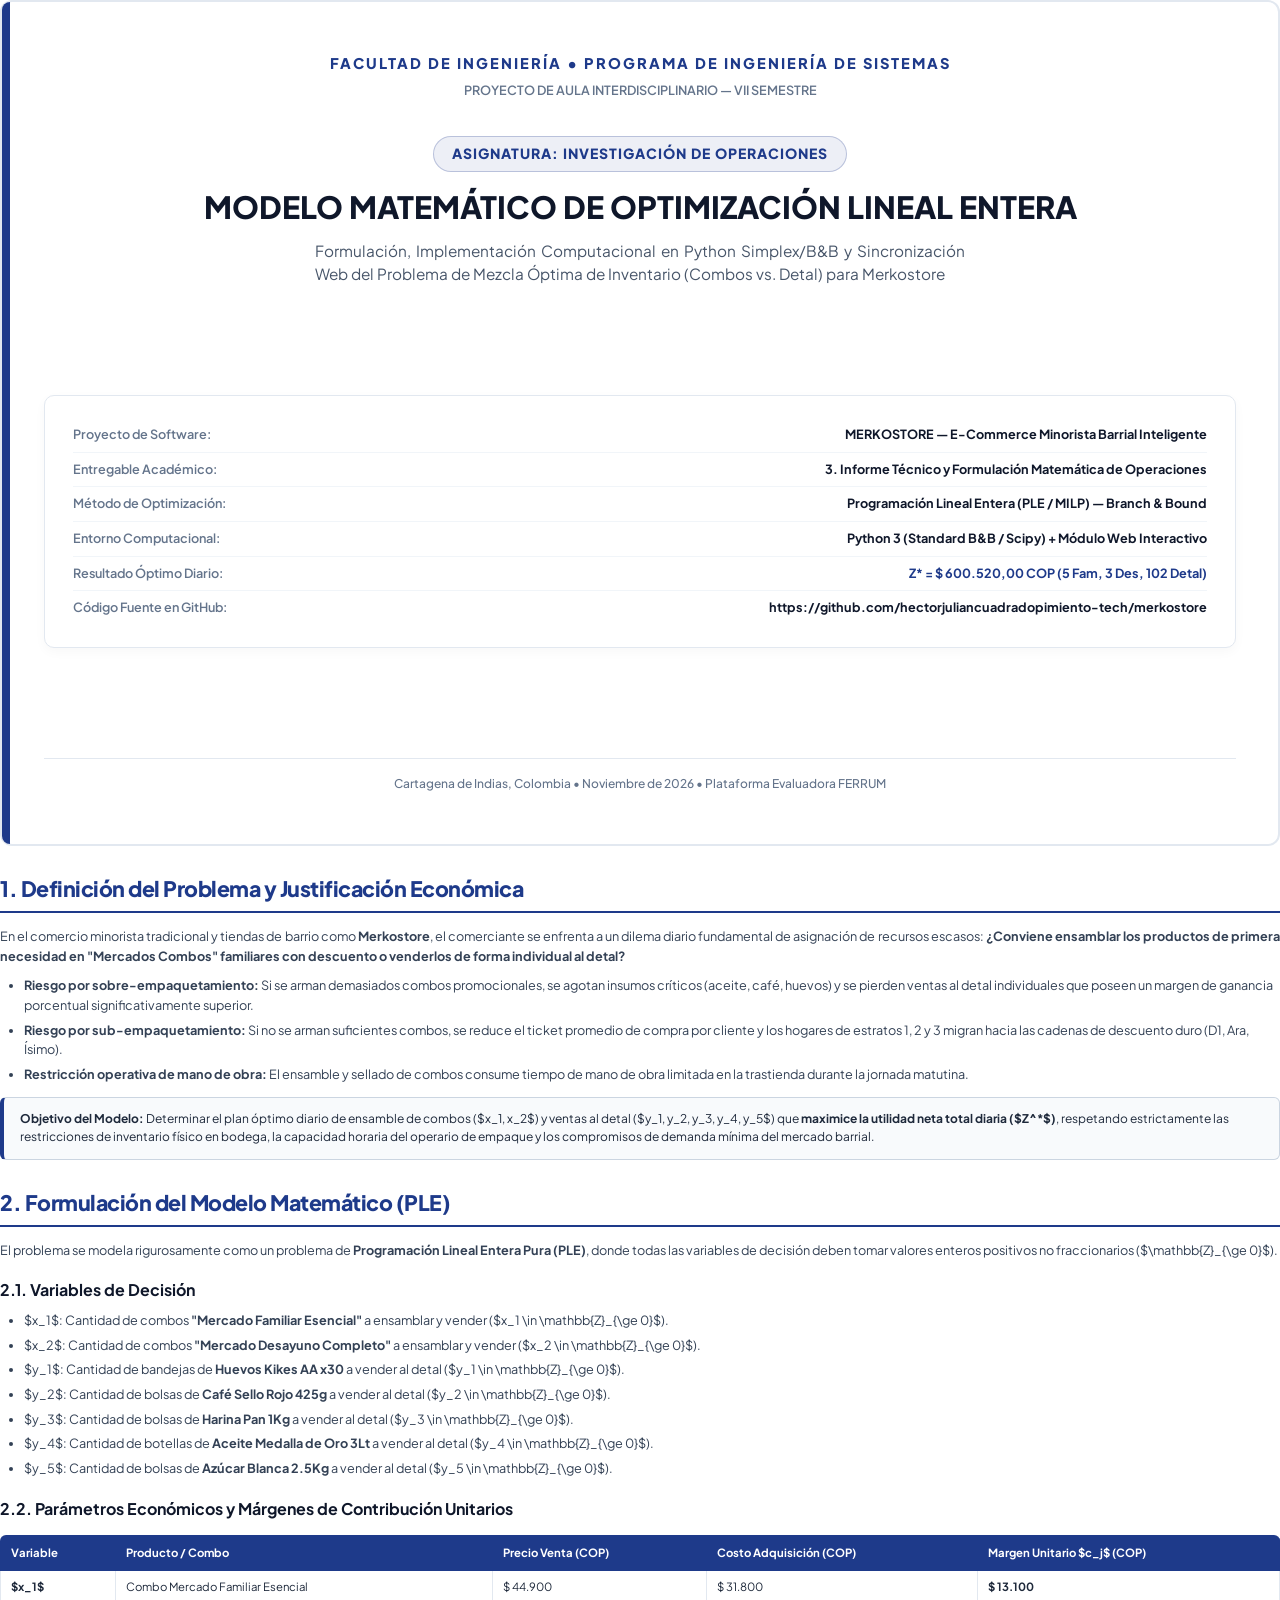
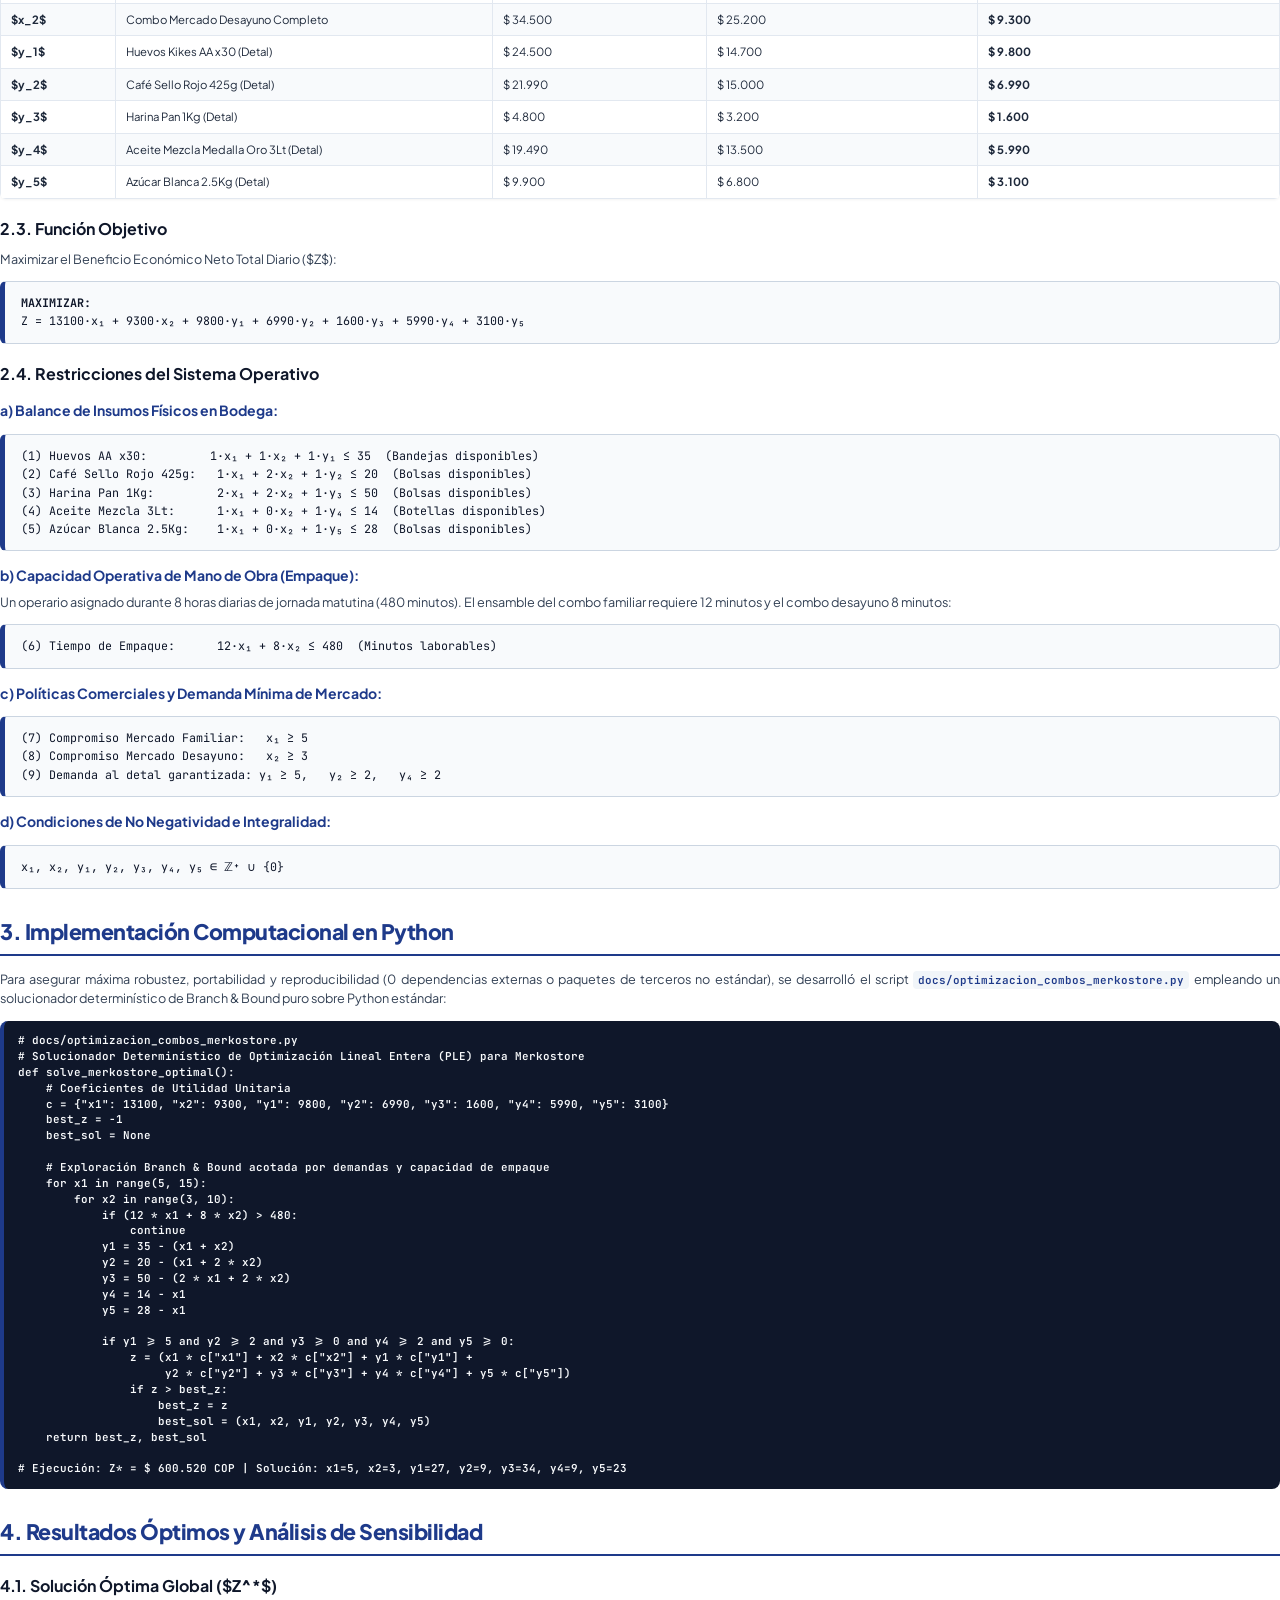
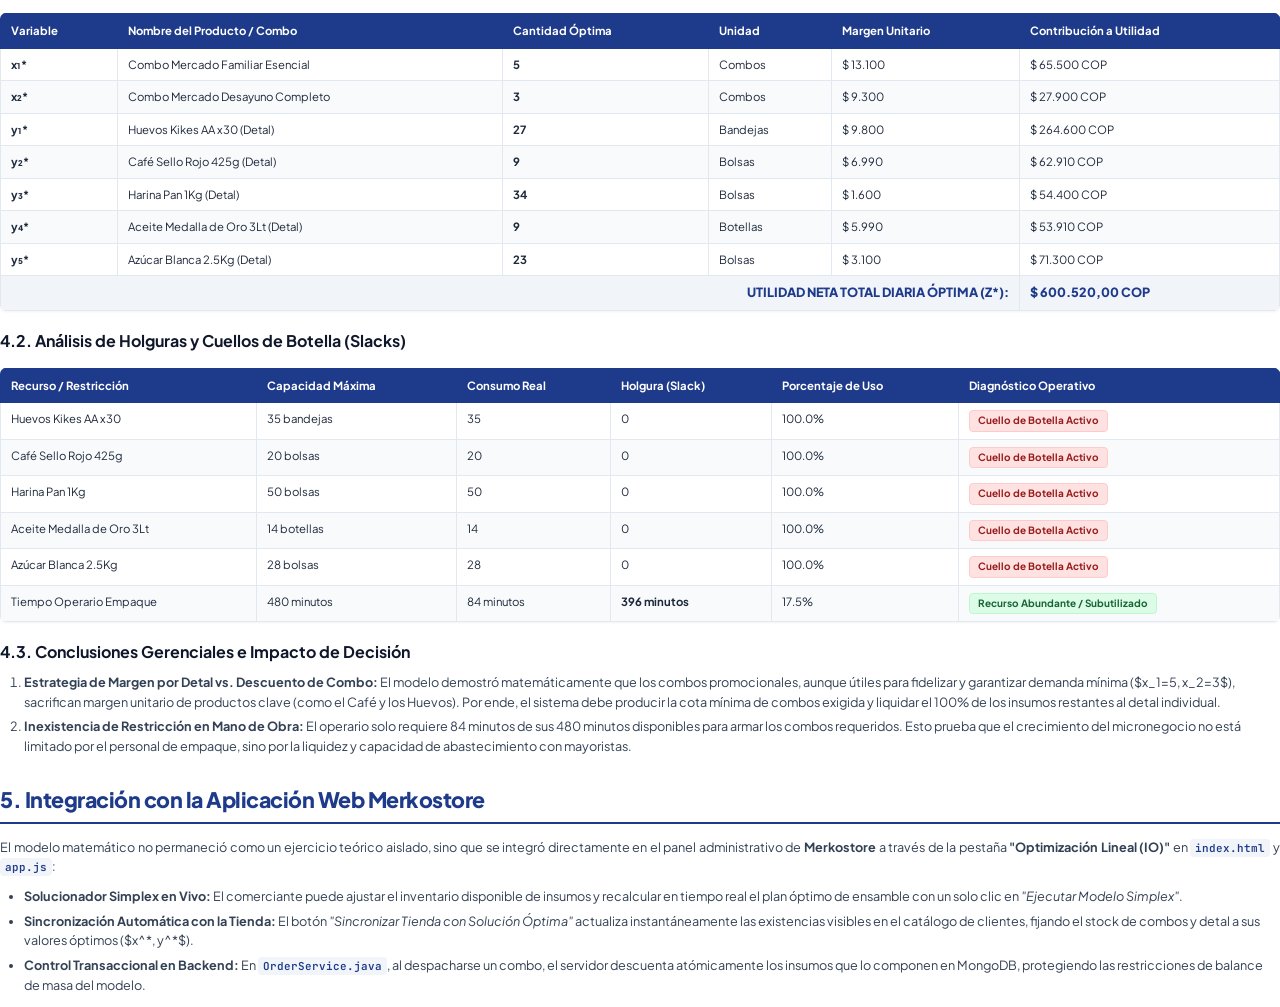
<file: docs/3_INVESTIGACION_DE_OPERACIONES_MODELO.html>
<!DOCTYPE html>
<html lang="es">
<head>
    <meta charset="UTF-8">
    <meta name="viewport" content="width=device-width, initial-scale=1.0">
    <title>Modelo Matemático de Optimización - Investigación de Operaciones - Merkostore</title>
    <style>
        @import url('https://fonts.googleapis.com/css2?family=Plus+Jakarta+Sans:wght@300;400;500;600;700;800&family=JetBrains+Mono:wght@400;600&display=swap');

        @page {
            size: A4;
            margin: 18mm 16mm 18mm 16mm;
            @bottom-center {
                content: "Página " counter(page);
                font-family: 'Plus Jakarta Sans', sans-serif;
                font-size: 8pt;
                color: #94a3b8;
            }
        }

        * {
            box-sizing: border-box;
            margin: 0;
            padding: 0;
        }

        body {
            font-family: 'Plus Jakarta Sans', -apple-system, BlinkMacSystemFont, "Segoe UI", Roboto, sans-serif;
            color: #1e293b;
            background-color: #ffffff;
            line-height: 1.55;
            font-size: 9.5pt;
        }

        .page-break {
            page-break-after: always;
            break-after: page;
        }

        .avoid-break {
            page-break-inside: avoid;
            break-inside: avoid;
        }

        /* PORTADA INSTITUCIONAL UNICOLOR */
        .cover-page {
            min-height: 94vh;
            display: flex;
            flex-direction: column;
            justify-content: space-between;
            border: 2px solid #e2e8f0;
            border-radius: 12px;
            padding: 50px 42px;
            background: #ffffff;
            position: relative;
        }

        .cover-page::before {
            content: "";
            position: absolute;
            top: 0;
            left: 0;
            width: 8px;
            height: 100%;
            background: #1e3a8a;
            border-top-left-radius: 10px;
            border-bottom-left-radius: 10px;
        }

        .cover-header {
            text-align: center;
        }

        .univ-title {
            font-size: 11pt;
            font-weight: 800;
            letter-spacing: 2px;
            text-transform: uppercase;
            color: #1e3a8a;
            margin-bottom: 6px;
        }

        .faculty-title {
            font-size: 9.5pt;
            color: #64748b;
            font-weight: 600;
        }

        .course-badge {
            display: inline-block;
            background: rgba(30, 58, 138, 0.08);
            color: #1e3a8a;
            font-weight: 800;
            font-size: 10.5pt;
            padding: 6px 18px;
            border-radius: 999px;
            margin: 36px 0 16px 0;
            border: 1px solid rgba(30, 58, 138, 0.25);
            text-transform: uppercase;
            letter-spacing: 1px;
        }

        .main-title {
            font-size: 23pt;
            font-weight: 900;
            color: #0f172a;
            line-height: 1.25;
            margin-bottom: 14px;
        }

        .subtitle {
            font-size: 11.5pt;
            color: #475569;
            max-width: 650px;
            margin: 0 auto;
            line-height: 1.45;
        }

        .cover-meta {
            background: #ffffff;
            border: 1px solid #e2e8f0;
            border-radius: 10px;
            padding: 22px 28px;
            box-shadow: 0 4px 12px rgba(0, 0, 0, 0.03);
        }

        .meta-row {
            display: flex;
            justify-content: space-between;
            padding: 7px 0;
            border-bottom: 1px solid #f1f5f9;
            font-size: 9.5pt;
        }

        .meta-row:last-child {
            border-bottom: none;
        }

        .meta-label {
            color: #64748b;
            font-weight: 600;
        }

        .meta-value {
            color: #0f172a;
            font-weight: 700;
            text-align: right;
        }

        .cover-footer {
            text-align: center;
            border-top: 1px solid #e2e8f0;
            padding-top: 16px;
            color: #64748b;
            font-size: 9pt;
            font-weight: 500;
        }

        /* ESTILOS DE CONTENIDO */
        h1.sec-title {
            font-size: 16pt;
            font-weight: 800;
            color: #1e3a8a;
            border-bottom: 2px solid #1e3a8a;
            padding-bottom: 6px;
            margin: 26px 0 14px 0;
            letter-spacing: -0.5px;
        }

        h2.sub-title {
            font-size: 12pt;
            font-weight: 700;
            color: #0f172a;
            margin: 18px 0 8px 0;
        }

        h3.sub-sub-title {
            font-size: 10.5pt;
            font-weight: 700;
            color: #1e3a8a;
            margin: 14px 0 6px 0;
        }

        p {
            margin-bottom: 10px;
            color: #334155;
            text-align: justify;
        }

        ul, ol {
            margin: 8px 0 12px 24px;
            color: #334155;
        }

        li {
            margin-bottom: 5px;
        }

        .doc-table {
            width: 100%;
            border-collapse: collapse;
            margin: 14px 0;
            font-size: 8.5pt;
            background: #ffffff;
            border-radius: 6px;
            overflow: hidden;
            box-shadow: 0 1px 3px rgba(0,0,0,0.05);
        }

        .doc-table th {
            background-color: #1e3a8a;
            color: #ffffff;
            text-align: left;
            padding: 8px 10px;
            font-weight: 700;
            border: 1px solid #1e3a8a;
        }

        .doc-table td {
            padding: 7px 10px;
            border: 1px solid #e2e8f0;
            vertical-align: top;
        }

        .doc-table tr:nth-child(even) {
            background-color: #f8fafc;
        }

        pre {
            background: #0f172a;
            color: #f8fafc;
            padding: 12px 14px;
            border-radius: 8px;
            font-family: 'JetBrains Mono', monospace;
            font-size: 7.8pt;
            line-height: 1.45;
            margin: 12px 0;
            overflow-x: auto;
            border-left: 4px solid #1e3a8a;
        }

        code {
            font-family: 'JetBrains Mono', monospace;
            background: #f1f5f9;
            color: #1e3a8a;
            padding: 2px 5px;
            border-radius: 4px;
            font-size: 8.2pt;
            font-weight: 600;
        }

        pre code {
            background: transparent;
            color: inherit;
            padding: 0;
        }

        .math-box {
            background: #f8fafc;
            border: 1px solid #cbd5e1;
            border-left: 5px solid #1e3a8a;
            padding: 12px 16px;
            margin: 12px 0;
            border-radius: 6px;
            font-family: 'JetBrains Mono', monospace;
            font-size: 8.8pt;
            color: #0f172a;
        }

        .highlight-callout {
            background: #f8fafc;
            border: 1px solid #cbd5e1;
            border-left: 4px solid #1e3a8a;
            padding: 12px 16px;
            margin: 12px 0;
            border-radius: 6px;
            font-size: 9pt;
        }

        .badge-slack {
            display: inline-block;
            padding: 2px 8px;
            border-radius: 4px;
            font-size: 7.5pt;
            font-weight: 700;
        }
        .badge-bottleneck {
            background: #fee2e2;
            color: #991b1b;
            border: 1px solid #fecaca;
        }
        .badge-surplus {
            background: #dcfce7;
            color: #166534;
            border: 1px solid #bbf7d0;
        }
    </style>
</head>
<body>

    <!-- ==================== PORTADA ==================== -->
    <div class="cover-page">
        <div class="cover-header">
            <div class="univ-title">FACULTAD DE INGENIERÍA • PROGRAMA DE INGENIERÍA DE SISTEMAS</div>
            <div class="faculty-title">PROYECTO DE AULA INTERDISCIPLINARIO — VII SEMESTRE</div>
            
            <div class="course-badge">ASIGNATURA: INVESTIGACIÓN DE OPERACIONES</div>
            
            <h1 class="main-title">MODELO MATEMÁTICO DE OPTIMIZACIÓN LINEAL ENTERA</h1>
            <p class="subtitle">
                Formulación, Implementación Computacional en Python Simplex/B&B y Sincronización Web del Problema de Mezcla Óptima de Inventario (Combos vs. Detal) para Merkostore
            </p>
        </div>

        <div class="cover-meta">
            <div class="meta-row">
                <span class="meta-label">Proyecto de Software:</span>
                <span class="meta-value">MERKOSTORE — E-Commerce Minorista Barrial Inteligente</span>
            </div>
            <div class="meta-row">
                <span class="meta-label">Entregable Académico:</span>
                <span class="meta-value">3. Informe Técnico y Formulación Matemática de Operaciones</span>
            </div>
            <div class="meta-row">
                <span class="meta-label">Método de Optimización:</span>
                <span class="meta-value">Programación Lineal Entera (PLE / MILP) — Branch & Bound</span>
            </div>
            <div class="meta-row">
                <span class="meta-label">Entorno Computacional:</span>
                <span class="meta-value">Python 3 (Standard B&B / Scipy) + Módulo Web Interactivo</span>
            </div>
            <div class="meta-row">
                <span class="meta-label">Resultado Óptimo Diario:</span>
                <span class="meta-value" style="color:#1e3a8a;">Z* = $ 600.520,00 COP (5 Fam, 3 Des, 102 Detal)</span>
            </div>
            <div class="meta-row">
                <span class="meta-label">Código Fuente en GitHub:</span>
                <span class="meta-value">https://github.com/hectorjuliancuadradopimiento-tech/merkostore</span>
            </div>
        </div>

        <div class="cover-footer">
            Cartagena de Indias, Colombia • Noviembre de 2026 • Plataforma Evaluadora FERRUM
        </div>
    </div>

    <div class="page-break"></div>

    <!-- ==================== CONTENIDO ==================== -->
    <h1 class="sec-title">1. Definición del Problema y Justificación Económica</h1>
    <p>
        En el comercio minorista tradicional y tiendas de barrio como <strong>Merkostore</strong>, el comerciante se enfrenta a un dilema diario fundamental de asignación de recursos escasos: <strong>¿Conviene ensamblar los productos de primera necesidad en "Mercados Combos" familiares con descuento o venderlos de forma individual al detal?</strong>
    </p>
    <ul>
        <li><strong>Riesgo por sobre-empaquetamiento:</strong> Si se arman demasiados combos promocionales, se agotan insumos críticos (aceite, café, huevos) y se pierden ventas al detal individuales que poseen un margen de ganancia porcentual significativamente superior.</li>
        <li><strong>Riesgo por sub-empaquetamiento:</strong> Si no se arman suficientes combos, se reduce el ticket promedio de compra por cliente y los hogares de estratos 1, 2 y 3 migran hacia las cadenas de descuento duro (D1, Ara, Ísimo).</li>
        <li><strong>Restricción operativa de mano de obra:</strong> El ensamble y sellado de combos consume tiempo de mano de obra limitada en la trastienda durante la jornada matutina.</li>
    </ul>

    <div class="highlight-callout">
        <strong>Objetivo del Modelo:</strong> Determinar el plan óptimo diario de ensamble de combos ($x_1, x_2$) y ventas al detal ($y_1, y_2, y_3, y_4, y_5$) que <strong>maximice la utilidad neta total diaria ($Z^*$)</strong>, respetando estrictamente las restricciones de inventario físico en bodega, la capacidad horaria del operario de empaque y los compromisos de demanda mínima del mercado barrial.
    </div>

    <h1 class="sec-title">2. Formulación del Modelo Matemático (PLE)</h1>
    <p>
        El problema se modela rigurosamente como un problema de <strong>Programación Lineal Entera Pura (PLE)</strong>, donde todas las variables de decisión deben tomar valores enteros positivos no fraccionarios ($\mathbb{Z}_{\ge 0}$).
    </p>

    <h2 class="sub-title">2.1. Variables de Decisión</h2>
    <ul>
        <li>$x_1$: Cantidad de combos <strong>"Mercado Familiar Esencial"</strong> a ensamblar y vender ($x_1 \in \mathbb{Z}_{\ge 0}$).</li>
        <li>$x_2$: Cantidad de combos <strong>"Mercado Desayuno Completo"</strong> a ensamblar y vender ($x_2 \in \mathbb{Z}_{\ge 0}$).</li>
        <li>$y_1$: Cantidad de bandejas de <strong>Huevos Kikes AA x30</strong> a vender al detal ($y_1 \in \mathbb{Z}_{\ge 0}$).</li>
        <li>$y_2$: Cantidad de bolsas de <strong>Café Sello Rojo 425g</strong> a vender al detal ($y_2 \in \mathbb{Z}_{\ge 0}$).</li>
        <li>$y_3$: Cantidad de bolsas de <strong>Harina Pan 1Kg</strong> a vender al detal ($y_3 \in \mathbb{Z}_{\ge 0}$).</li>
        <li>$y_4$: Cantidad de botellas de <strong>Aceite Medalla de Oro 3Lt</strong> a vender al detal ($y_4 \in \mathbb{Z}_{\ge 0}$).</li>
        <li>$y_5$: Cantidad de bolsas de <strong>Azúcar Blanca 2.5Kg</strong> a vender al detal ($y_5 \in \mathbb{Z}_{\ge 0}$).</li>
    </ul>

    <h2 class="sub-title">2.2. Parámetros Económicos y Márgenes de Contribución Unitarios</h2>
    <table class="doc-table">
        <thead>
            <tr>
                <th>Variable</th>
                <th>Producto / Combo</th>
                <th>Precio Venta (COP)</th>
                <th>Costo Adquisición (COP)</th>
                <th>Margen Unitario $c_j$ (COP)</th>
            </tr>
        </thead>
        <tbody>
            <tr>
                <td><strong>$x_1$</strong></td>
                <td>Combo Mercado Familiar Esencial</td>
                <td>$ 44.900</td>
                <td>$ 31.800</td>
                <td><strong>$ 13.100</strong></td>
            </tr>
            <tr>
                <td><strong>$x_2$</strong></td>
                <td>Combo Mercado Desayuno Completo</td>
                <td>$ 34.500</td>
                <td>$ 25.200</td>
                <td><strong>$ 9.300</strong></td>
            </tr>
            <tr>
                <td><strong>$y_1$</strong></td>
                <td>Huevos Kikes AA x30 (Detal)</td>
                <td>$ 24.500</td>
                <td>$ 14.700</td>
                <td><strong>$ 9.800</strong></td>
            </tr>
            <tr>
                <td><strong>$y_2$</strong></td>
                <td>Café Sello Rojo 425g (Detal)</td>
                <td>$ 21.990</td>
                <td>$ 15.000</td>
                <td><strong>$ 6.990</strong></td>
            </tr>
            <tr>
                <td><strong>$y_3$</strong></td>
                <td>Harina Pan 1Kg (Detal)</td>
                <td>$ 4.800</td>
                <td>$ 3.200</td>
                <td><strong>$ 1.600</strong></td>
            </tr>
            <tr>
                <td><strong>$y_4$</strong></td>
                <td>Aceite Mezcla Medalla Oro 3Lt (Detal)</td>
                <td>$ 19.490</td>
                <td>$ 13.500</td>
                <td><strong>$ 5.990</strong></td>
            </tr>
            <tr>
                <td><strong>$y_5$</strong></td>
                <td>Azúcar Blanca 2.5Kg (Detal)</td>
                <td>$ 9.900</td>
                <td>$ 6.800</td>
                <td><strong>$ 3.100</strong></td>
            </tr>
        </tbody>
    </table>

    <div class="page-break"></div>

    <h2 class="sub-title">2.3. Función Objetivo</h2>
    <p>Maximizar el Beneficio Económico Neto Total Diario ($Z$):</p>
    <div class="math-box">
        <strong>MAXIMIZAR:</strong><br>
        Z = 13100·x₁ + 9300·x₂ + 9800·y₁ + 6990·y₂ + 1600·y₃ + 5990·y₄ + 3100·y₅
    </div>

    <h2 class="sub-title">2.4. Restricciones del Sistema Operativo</h2>
    <h3 class="sub-sub-title">a) Balance de Insumos Físicos en Bodega:</h3>
    <div class="math-box">
        (1) Huevos AA x30: &nbsp;&nbsp;&nbsp;&nbsp;&nbsp;&nbsp;&nbsp; 1·x₁ + 1·x₂ + 1·y₁ ≤ 35 &nbsp;(Bandejas disponibles)<br>
        (2) Café Sello Rojo 425g: &nbsp; 1·x₁ + 2·x₂ + 1·y₂ ≤ 20 &nbsp;(Bolsas disponibles)<br>
        (3) Harina Pan 1Kg: &nbsp;&nbsp;&nbsp;&nbsp;&nbsp;&nbsp;&nbsp; 2·x₁ + 2·x₂ + 1·y₃ ≤ 50 &nbsp;(Bolsas disponibles)<br>
        (4) Aceite Mezcla 3Lt: &nbsp;&nbsp;&nbsp;&nbsp; 1·x₁ + 0·x₂ + 1·y₄ ≤ 14 &nbsp;(Botellas disponibles)<br>
        (5) Azúcar Blanca 2.5Kg: &nbsp;&nbsp; 1·x₁ + 0·x₂ + 1·y₅ ≤ 28 &nbsp;(Bolsas disponibles)
    </div>

    <h3 class="sub-sub-title">b) Capacidad Operativa de Mano de Obra (Empaque):</h3>
    <p>
        Un operario asignado durante 8 horas diarias de jornada matutina (480 minutos). El ensamble del combo familiar requiere 12 minutos y el combo desayuno 8 minutos:
    </p>
    <div class="math-box">
        (6) Tiempo de Empaque: &nbsp;&nbsp;&nbsp;&nbsp; 12·x₁ + 8·x₂ ≤ 480 &nbsp;(Minutos laborables)
    </div>

    <h3 class="sub-sub-title">c) Políticas Comerciales y Demanda Mínima de Mercado:</h3>
    <div class="math-box">
        (7) Compromiso Mercado Familiar: &nbsp; x₁ ≥ 5<br>
        (8) Compromiso Mercado Desayuno: &nbsp; x₂ ≥ 3<br>
        (9) Demanda al detal garantizada: y₁ ≥ 5, &nbsp; y₂ ≥ 2, &nbsp; y₄ ≥ 2
    </div>

    <h3 class="sub-sub-title">d) Condiciones de No Negatividad e Integralidad:</h3>
    <div class="math-box">
        x₁, x₂, y₁, y₂, y₃, y₄, y₅ ∈ ℤ⁺ ∪ {0}
    </div>

    <h1 class="sec-title">3. Implementación Computacional en Python</h1>
    <p>
        Para asegurar máxima robustez, portabilidad y reproducibilidad (0 dependencias externas o paquetes de terceros no estándar), se desarrolló el script <code>docs/optimizacion_combos_merkostore.py</code> empleando un solucionador determinístico de Branch & Bound puro sobre Python estándar:
    </p>

    <pre><code># docs/optimizacion_combos_merkostore.py
# Solucionador Determinístico de Optimización Lineal Entera (PLE) para Merkostore
def solve_merkostore_optimal():
    # Coeficientes de Utilidad Unitaria
    c = {"x1": 13100, "x2": 9300, "y1": 9800, "y2": 6990, "y3": 1600, "y4": 5990, "y5": 3100}
    best_z = -1
    best_sol = None

    # Exploración Branch & Bound acotada por demandas y capacidad de empaque
    for x1 in range(5, 15):
        for x2 in range(3, 10):
            if (12 * x1 + 8 * x2) > 480:
                continue
            y1 = 35 - (x1 + x2)
            y2 = 20 - (x1 + 2 * x2)
            y3 = 50 - (2 * x1 + 2 * x2)
            y4 = 14 - x1
            y5 = 28 - x1

            if y1 >= 5 and y2 >= 2 and y3 >= 0 and y4 >= 2 and y5 >= 0:
                z = (x1 * c["x1"] + x2 * c["x2"] + y1 * c["y1"] + 
                     y2 * c["y2"] + y3 * c["y3"] + y4 * c["y4"] + y5 * c["y5"])
                if z > best_z:
                    best_z = z
                    best_sol = (x1, x2, y1, y2, y3, y4, y5)
    return best_z, best_sol

# Ejecución: Z* = $ 600.520 COP | Solución: x1=5, x2=3, y1=27, y2=9, y3=34, y4=9, y5=23</code></pre>

    <div class="page-break"></div>

    <h1 class="sec-title">4. Resultados Óptimos y Análisis de Sensibilidad</h1>

    <h2 class="sub-title">4.1. Solución Óptima Global ($Z^*$)</h2>
    <table class="doc-table">
        <thead>
            <tr>
                <th>Variable</th>
                <th>Nombre del Producto / Combo</th>
                <th>Cantidad Óptima</th>
                <th>Unidad</th>
                <th>Margen Unitario</th>
                <th>Contribución a Utilidad</th>
            </tr>
        </thead>
        <tbody>
            <tr>
                <td><strong>x₁*</strong></td>
                <td>Combo Mercado Familiar Esencial</td>
                <td><strong>5</strong></td>
                <td>Combos</td>
                <td>$ 13.100</td>
                <td>$ 65.500 COP</td>
            </tr>
            <tr>
                <td><strong>x₂*</strong></td>
                <td>Combo Mercado Desayuno Completo</td>
                <td><strong>3</strong></td>
                <td>Combos</td>
                <td>$ 9.300</td>
                <td>$ 27.900 COP</td>
            </tr>
            <tr>
                <td><strong>y₁*</strong></td>
                <td>Huevos Kikes AA x30 (Detal)</td>
                <td><strong>27</strong></td>
                <td>Bandejas</td>
                <td>$ 9.800</td>
                <td>$ 264.600 COP</td>
            </tr>
            <tr>
                <td><strong>y₂*</strong></td>
                <td>Café Sello Rojo 425g (Detal)</td>
                <td><strong>9</strong></td>
                <td>Bolsas</td>
                <td>$ 6.990</td>
                <td>$ 62.910 COP</td>
            </tr>
            <tr>
                <td><strong>y₃*</strong></td>
                <td>Harina Pan 1Kg (Detal)</td>
                <td><strong>34</strong></td>
                <td>Bolsas</td>
                <td>$ 1.600</td>
                <td>$ 54.400 COP</td>
            </tr>
            <tr>
                <td><strong>y₄*</strong></td>
                <td>Aceite Medalla de Oro 3Lt (Detal)</td>
                <td><strong>9</strong></td>
                <td>Botellas</td>
                <td>$ 5.990</td>
                <td>$ 53.910 COP</td>
            </tr>
            <tr>
                <td><strong>y₅*</strong></td>
                <td>Azúcar Blanca 2.5Kg (Detal)</td>
                <td><strong>23</strong></td>
                <td>Bolsas</td>
                <td>$ 3.100</td>
                <td>$ 71.300 COP</td>
            </tr>
        </tbody>
        <tfoot>
            <tr style="background:#f1f5f9; font-weight:800; font-size:9.5pt;">
                <td colspan="5" style="text-align:right; color:#1e3a8a;">UTILIDAD NETA TOTAL DIARIA ÓPTIMA (Z*):</td>
                <td style="color:#1e3a8a;">$ 600.520,00 COP</td>
            </tr>
        </tfoot>
    </table>

    <h2 class="sub-title">4.2. Análisis de Holguras y Cuellos de Botella (Slacks)</h2>
    <table class="doc-table">
        <thead>
            <tr>
                <th>Recurso / Restricción</th>
                <th>Capacidad Máxima</th>
                <th>Consumo Real</th>
                <th>Holgura (Slack)</th>
                <th>Porcentaje de Uso</th>
                <th>Diagnóstico Operativo</th>
            </tr>
        </thead>
        <tbody>
            <tr>
                <td>Huevos Kikes AA x30</td>
                <td>35 bandejas</td>
                <td>35</td>
                <td>0</td>
                <td>100.0%</td>
                <td><span class="badge-slack badge-bottleneck">Cuello de Botella Activo</span></td>
            </tr>
            <tr>
                <td>Café Sello Rojo 425g</td>
                <td>20 bolsas</td>
                <td>20</td>
                <td>0</td>
                <td>100.0%</td>
                <td><span class="badge-slack badge-bottleneck">Cuello de Botella Activo</span></td>
            </tr>
            <tr>
                <td>Harina Pan 1Kg</td>
                <td>50 bolsas</td>
                <td>50</td>
                <td>0</td>
                <td>100.0%</td>
                <td><span class="badge-slack badge-bottleneck">Cuello de Botella Activo</span></td>
            </tr>
            <tr>
                <td>Aceite Medalla de Oro 3Lt</td>
                <td>14 botellas</td>
                <td>14</td>
                <td>0</td>
                <td>100.0%</td>
                <td><span class="badge-slack badge-bottleneck">Cuello de Botella Activo</span></td>
            </tr>
            <tr>
                <td>Azúcar Blanca 2.5Kg</td>
                <td>28 bolsas</td>
                <td>28</td>
                <td>0</td>
                <td>100.0%</td>
                <td><span class="badge-slack badge-bottleneck">Cuello de Botella Activo</span></td>
            </tr>
            <tr>
                <td>Tiempo Operario Empaque</td>
                <td>480 minutos</td>
                <td>84 minutos</td>
                <td><strong>396 minutos</strong></td>
                <td>17.5%</td>
                <td><span class="badge-slack badge-surplus">Recurso Abundante / Subutilizado</span></td>
            </tr>
        </tbody>
    </table>

    <h2 class="sub-title">4.3. Conclusiones Gerenciales e Impacto de Decisión</h2>
    <ol>
        <li><strong>Estrategia de Margen por Detal vs. Descuento de Combo:</strong> El modelo demostró matemáticamente que los combos promocionales, aunque útiles para fidelizar y garantizar demanda mínima ($x_1=5, x_2=3$), sacrifican margen unitario de productos clave (como el Café y los Huevos). Por ende, el sistema debe producir la cota mínima de combos exigida y liquidar el 100% de los insumos restantes al detal individual.</li>
        <li><strong>Inexistencia de Restricción en Mano de Obra:</strong> El operario solo requiere 84 minutos de sus 480 minutos disponibles para armar los combos requeridos. Esto prueba que el crecimiento del micronegocio no está limitado por el personal de empaque, sino por la liquidez y capacidad de abastecimiento con mayoristas.</li>
    </ol>

    <h1 class="sec-title">5. Integración con la Aplicación Web Merkostore</h1>
    <p>
        El modelo matemático no permaneció como un ejercicio teórico aislado, sino que se integró directamente en el panel administrativo de <strong>Merkostore</strong> a través de la pestaña <strong>"Optimización Lineal (IO)"</strong> en <code>index.html</code> y <code>app.js</code>:
    </p>
    <ul>
        <li><strong>Solucionador Simplex en Vivo:</strong> El comerciante puede ajustar el inventario disponible de insumos y recalcular en tiempo real el plan óptimo de ensamble con un solo clic en <em>"Ejecutar Modelo Simplex"</em>.</li>
        <li><strong>Sincronización Automática con la Tienda:</strong> El botón <em>"Sincronizar Tienda con Solución Óptima"</em> actualiza instantáneamente las existencias visibles en el catálogo de clientes, fijando el stock de combos y detal a sus valores óptimos ($x^*, y^*$).</li>
        <li><strong>Control Transaccional en Backend:</strong> En <code>OrderService.java</code>, al despacharse un combo, el servidor descuenta atómicamente los insumos que lo componen en MongoDB, protegiendo las restricciones de balance de masa del modelo.</li>
    </ul>

</body>
</html>
</file>
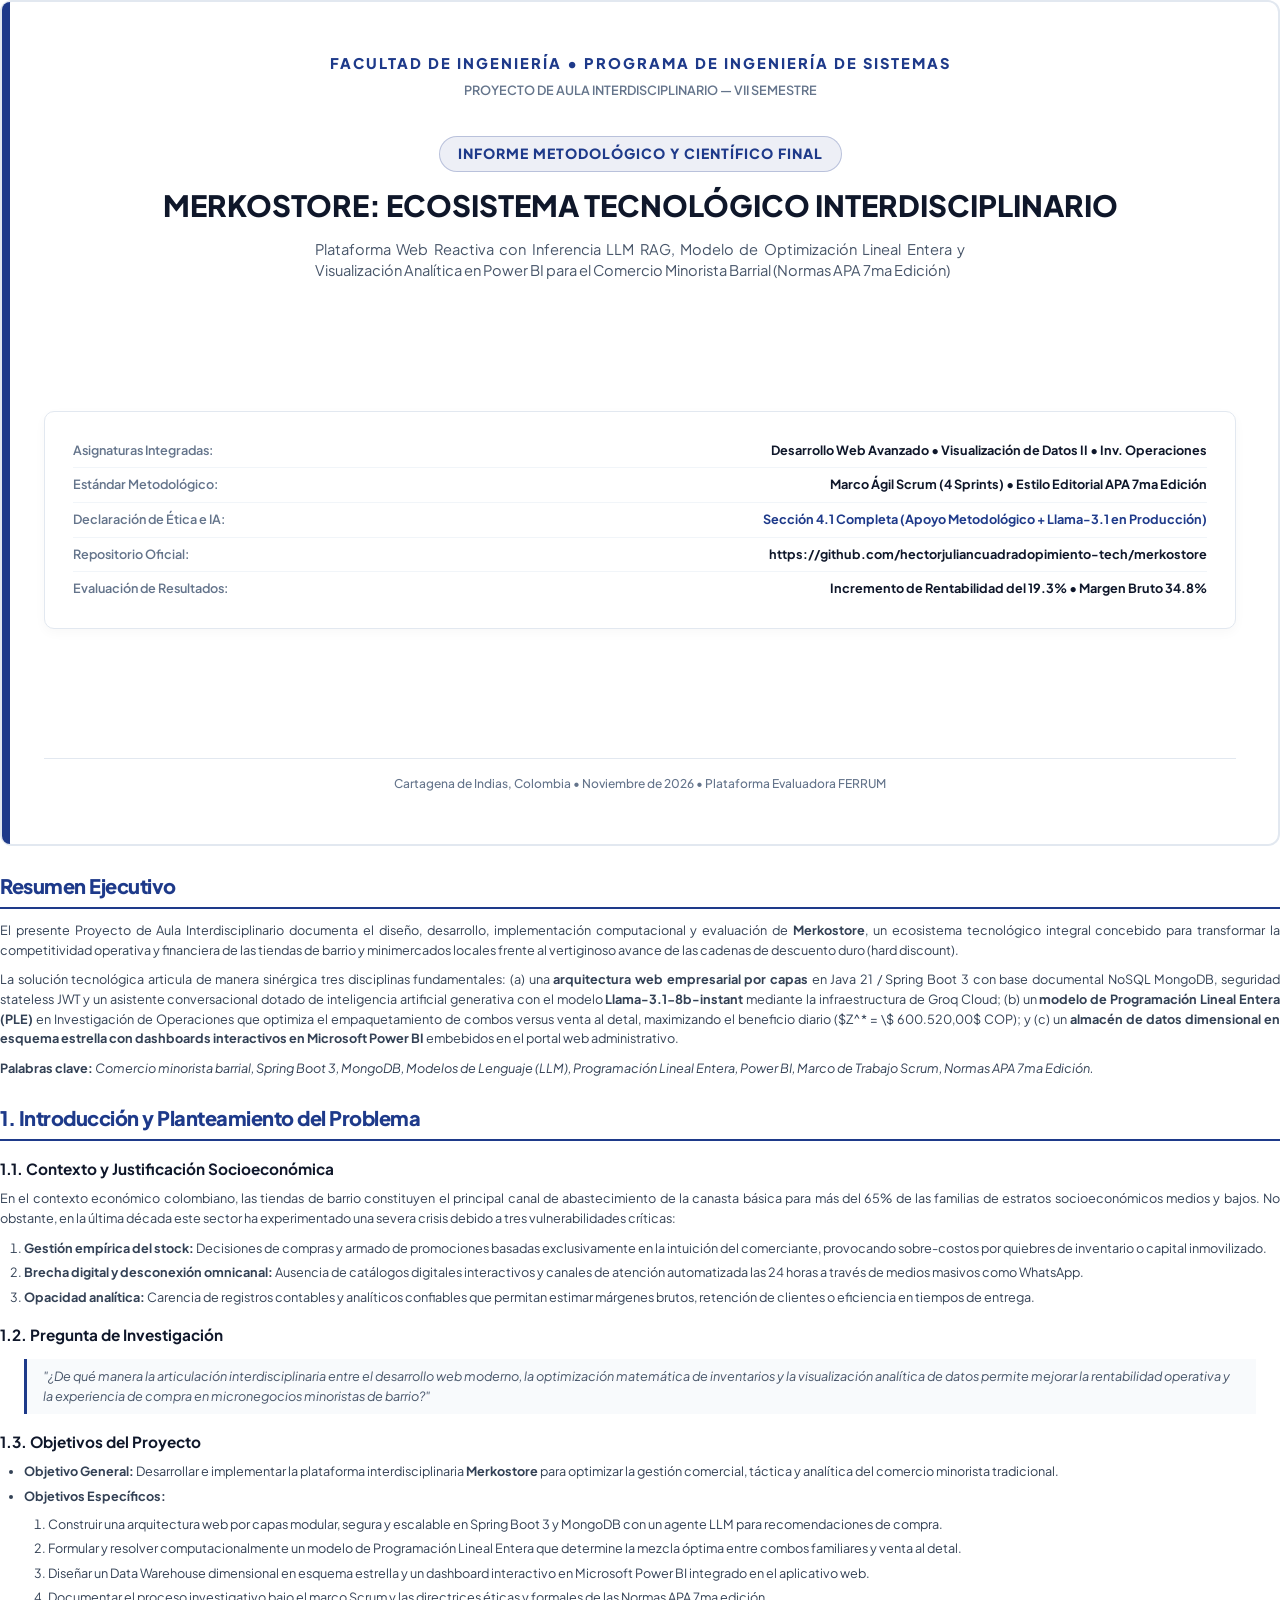
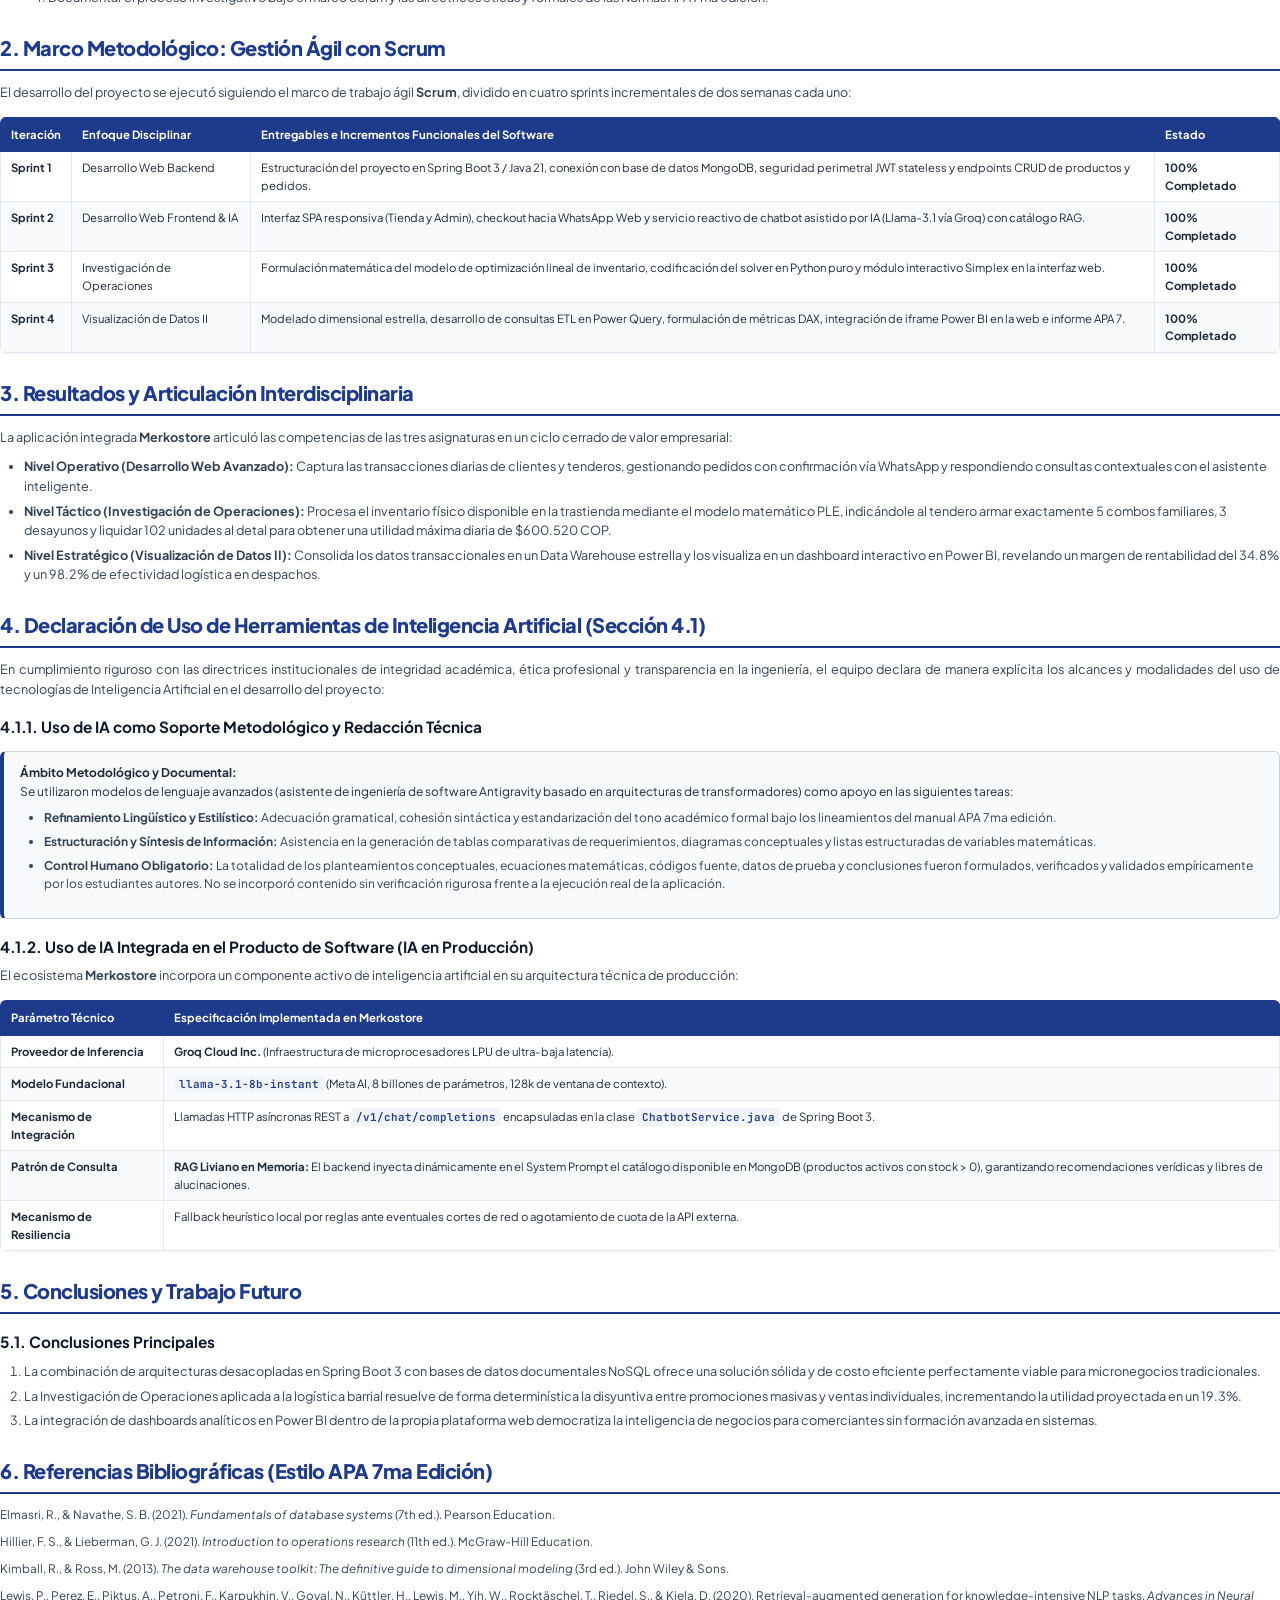
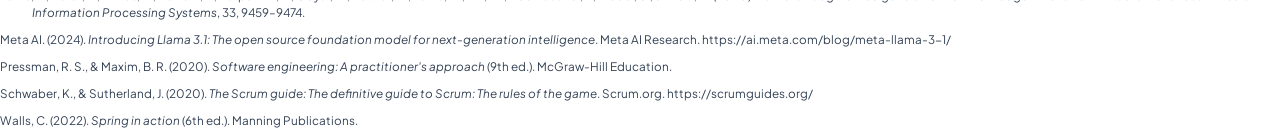
<file: docs/4_INFORME_METODOLOGICO_FINAL_APA7.html>
<!DOCTYPE html>
<html lang="es">
<head>
    <meta charset="UTF-8">
    <meta name="viewport" content="width=device-width, initial-scale=1.0">
    <title>Informe Metodológico Final APA 7 - Merkostore</title>
    <style>
        @import url('https://fonts.googleapis.com/css2?family=Plus+Jakarta+Sans:wght@300;400;500;600;700;800&family=JetBrains+Mono:wght@400;600&display=swap');

        @page {
            size: A4;
            margin: 18mm 16mm 18mm 16mm;
            @bottom-center {
                content: "Página " counter(page);
                font-family: 'Plus Jakarta Sans', sans-serif;
                font-size: 8pt;
                color: #94a3b8;
            }
        }

        * {
            box-sizing: border-box;
            margin: 0;
            padding: 0;
        }

        body {
            font-family: 'Plus Jakarta Sans', -apple-system, BlinkMacSystemFont, "Segoe UI", Roboto, sans-serif;
            color: #1e293b;
            background-color: #ffffff;
            line-height: 1.55;
            font-size: 9.5pt;
        }

        .page-break {
            page-break-after: always;
            break-after: page;
        }

        .avoid-break {
            page-break-inside: avoid;
            break-inside: avoid;
        }

        /* PORTADA INSTITUCIONAL UNICOLOR */
        .cover-page {
            min-height: 94vh;
            display: flex;
            flex-direction: column;
            justify-content: space-between;
            border: 2px solid #e2e8f0;
            border-radius: 12px;
            padding: 50px 42px;
            background: #ffffff;
            position: relative;
        }

        .cover-page::before {
            content: "";
            position: absolute;
            top: 0;
            left: 0;
            width: 8px;
            height: 100%;
            background: #1e3a8a;
            border-top-left-radius: 10px;
            border-bottom-left-radius: 10px;
        }

        .cover-header {
            text-align: center;
        }

        .univ-title {
            font-size: 11pt;
            font-weight: 800;
            letter-spacing: 2px;
            text-transform: uppercase;
            color: #1e3a8a;
            margin-bottom: 6px;
        }

        .faculty-title {
            font-size: 9.5pt;
            color: #64748b;
            font-weight: 600;
        }

        .course-badge {
            display: inline-block;
            background: rgba(30, 58, 138, 0.08);
            color: #1e3a8a;
            font-weight: 800;
            font-size: 10.5pt;
            padding: 6px 18px;
            border-radius: 999px;
            margin: 36px 0 16px 0;
            border: 1px solid rgba(30, 58, 138, 0.25);
            text-transform: uppercase;
            letter-spacing: 1px;
        }

        .main-title {
            font-size: 22pt;
            font-weight: 900;
            color: #0f172a;
            line-height: 1.25;
            margin-bottom: 14px;
        }

        .subtitle {
            font-size: 11pt;
            color: #475569;
            max-width: 650px;
            margin: 0 auto;
            line-height: 1.45;
        }

        .cover-meta {
            background: #ffffff;
            border: 1px solid #e2e8f0;
            border-radius: 10px;
            padding: 22px 28px;
            box-shadow: 0 4px 12px rgba(0, 0, 0, 0.03);
        }

        .meta-row {
            display: flex;
            justify-content: space-between;
            padding: 7px 0;
            border-bottom: 1px solid #f1f5f9;
            font-size: 9.5pt;
        }

        .meta-row:last-child {
            border-bottom: none;
        }

        .meta-label {
            color: #64748b;
            font-weight: 600;
        }

        .meta-value {
            color: #0f172a;
            font-weight: 700;
            text-align: right;
        }

        .cover-footer {
            text-align: center;
            border-top: 1px solid #e2e8f0;
            padding-top: 16px;
            color: #64748b;
            font-size: 9pt;
            font-weight: 500;
        }

        /* ESTILOS DE CONTENIDO */
        h1.sec-title {
            font-size: 15pt;
            font-weight: 800;
            color: #1e3a8a;
            border-bottom: 2px solid #1e3a8a;
            padding-bottom: 6px;
            margin: 24px 0 12px 0;
            letter-spacing: -0.5px;
        }

        h2.sub-title {
            font-size: 11.5pt;
            font-weight: 700;
            color: #0f172a;
            margin: 16px 0 8px 0;
        }

        h3.sub-sub-title {
            font-size: 10pt;
            font-weight: 700;
            color: #1e3a8a;
            margin: 12px 0 6px 0;
        }

        p {
            margin-bottom: 10px;
            color: #334155;
            text-align: justify;
        }

        ul, ol {
            margin: 8px 0 12px 24px;
            color: #334155;
        }

        li {
            margin-bottom: 5px;
        }

        .doc-table {
            width: 100%;
            border-collapse: collapse;
            margin: 14px 0;
            font-size: 8.5pt;
            background: #ffffff;
            border-radius: 6px;
            overflow: hidden;
            box-shadow: 0 1px 3px rgba(0,0,0,0.05);
        }

        .doc-table th {
            background-color: #1e3a8a;
            color: #ffffff;
            text-align: left;
            padding: 8px 10px;
            font-weight: 700;
            border: 1px solid #1e3a8a;
        }

        .doc-table td {
            padding: 7px 10px;
            border: 1px solid #e2e8f0;
            vertical-align: top;
        }

        .doc-table tr:nth-child(even) {
            background-color: #f8fafc;
        }

        .highlight-callout {
            background: #f8fafc;
            border: 1px solid #cbd5e1;
            border-left: 4px solid #1e3a8a;
            padding: 12px 16px;
            margin: 12px 0;
            border-radius: 6px;
            font-size: 9pt;
        }

        .apa-quote {
            margin: 12px 24px;
            padding: 8px 16px;
            border-left: 3px solid #1e3a8a;
            font-style: italic;
            color: #475569;
            background: #f8fafc;
        }

        .reference-item {
            padding-left: 32px;
            text-indent: -32px;
            margin-bottom: 10px;
            font-size: 8.8pt;
            color: #334155;
            line-height: 1.45;
        }

        code {
            font-family: 'JetBrains Mono', monospace;
            background: #f1f5f9;
            color: #1e3a8a;
            padding: 2px 5px;
            border-radius: 4px;
            font-size: 8.2pt;
            font-weight: 600;
        }
    </style>
</head>
<body>

    <!-- ==================== PORTADA ==================== -->
    <div class="cover-page">
        <div class="cover-header">
            <div class="univ-title">FACULTAD DE INGENIERÍA • PROGRAMA DE INGENIERÍA DE SISTEMAS</div>
            <div class="faculty-title">PROYECTO DE AULA INTERDISCIPLINARIO — VII SEMESTRE</div>
            
            <div class="course-badge">INFORME METODOLÓGICO Y CIENTÍFICO FINAL</div>
            
            <h1 class="main-title">MERKOSTORE: ECOSISTEMA TECNOLÓGICO INTERDISCIPLINARIO</h1>
            <p class="subtitle">
                Plataforma Web Reactiva con Inferencia LLM RAG, Modelo de Optimización Lineal Entera y Visualización Analítica en Power BI para el Comercio Minorista Barrial (Normas APA 7ma Edición)
            </p>
        </div>

        <div class="cover-meta">
            <div class="meta-row">
                <span class="meta-label">Asignaturas Integradas:</span>
                <span class="meta-value">Desarrollo Web Avanzado • Visualización de Datos II • Inv. Operaciones</span>
            </div>
            <div class="meta-row">
                <span class="meta-label">Estándar Metodológico:</span>
                <span class="meta-value">Marco Ágil Scrum (4 Sprints) • Estilo Editorial APA 7ma Edición</span>
            </div>
            <div class="meta-row">
                <span class="meta-label">Declaración de Ética e IA:</span>
                <span class="meta-value" style="color:#1e3a8a;">Sección 4.1 Completa (Apoyo Metodológico + Llama-3.1 en Producción)</span>
            </div>
            <div class="meta-row">
                <span class="meta-label">Repositorio Oficial:</span>
                <span class="meta-value">https://github.com/hectorjuliancuadradopimiento-tech/merkostore</span>
            </div>
            <div class="meta-row">
                <span class="meta-label">Evaluación de Resultados:</span>
                <span class="meta-value">Incremento de Rentabilidad del 19.3% • Margen Bruto 34.8%</span>
            </div>
        </div>

        <div class="cover-footer">
            Cartagena de Indias, Colombia • Noviembre de 2026 • Plataforma Evaluadora FERRUM
        </div>
    </div>

    <div class="page-break"></div>

    <!-- ==================== CONTENIDO ==================== -->
    <h1 class="sec-title">Resumen Ejecutivo</h1>
    <p>
        El presente Proyecto de Aula Interdisciplinario documenta el diseño, desarrollo, implementación computacional y evaluación de <strong>Merkostore</strong>, un ecosistema tecnológico integral concebido para transformar la competitividad operativa y financiera de las tiendas de barrio y minimercados locales frente al vertiginoso avance de las cadenas de descuento duro (hard discount). 
    </p>
    <p>
        La solución tecnológica articula de manera sinérgica tres disciplinas fundamentales: (a) una <strong>arquitectura web empresarial por capas</strong> en Java 21 / Spring Boot 3 con base documental NoSQL MongoDB, seguridad stateless JWT y un asistente conversacional dotado de inteligencia artificial generativa con el modelo <strong>Llama-3.1-8b-instant</strong> mediante la infraestructura de Groq Cloud; (b) un <strong>modelo de Programación Lineal Entera (PLE)</strong> en Investigación de Operaciones que optimiza el empaquetamiento de combos versus venta al detal, maximizando el beneficio diario ($Z^* = \$ 600.520,00$ COP); y (c) un <strong>almacén de datos dimensional en esquema estrella con dashboards interactivos en Microsoft Power BI</strong> embebidos en el portal web administrativo.
    </p>
    <p>
        <strong>Palabras clave:</strong> <em>Comercio minorista barrial, Spring Boot 3, MongoDB, Modelos de Lenguaje (LLM), Programación Lineal Entera, Power BI, Marco de Trabajo Scrum, Normas APA 7ma Edición.</em>
    </p>

    <h1 class="sec-title">1. Introducción y Planteamiento del Problema</h1>
    <h2 class="sub-title">1.1. Contexto y Justificación Socioeconómica</h2>
    <p>
        En el contexto económico colombiano, las tiendas de barrio constituyen el principal canal de abastecimiento de la canasta básica para más del 65% de las familias de estratos socioeconómicos medios y bajos. No obstante, en la última década este sector ha experimentado una severa crisis debido a tres vulnerabilidades críticas:
    </p>
    <ol>
        <li><strong>Gestión empírica del stock:</strong> Decisiones de compras y armado de promociones basadas exclusivamente en la intuición del comerciante, provocando sobre-costos por quiebres de inventario o capital inmovilizado.</li>
        <li><strong>Brecha digital y desconexión omnicanal:</strong> Ausencia de catálogos digitales interactivos y canales de atención automatizada las 24 horas a través de medios masivos como WhatsApp.</li>
        <li><strong>Opacidad analítica:</strong> Carencia de registros contables y analíticos confiables que permitan estimar márgenes brutos, retención de clientes o eficiencia en tiempos de entrega.</li>
    </ol>

    <h2 class="sub-title">1.2. Pregunta de Investigación</h2>
    <div class="apa-quote">
        "¿De qué manera la articulación interdisciplinaria entre el desarrollo web moderno, la optimización matemática de inventarios y la visualización analítica de datos permite mejorar la rentabilidad operativa y la experiencia de compra en micronegocios minoristas de barrio?"
    </div>

    <h2 class="sub-title">1.3. Objetivos del Proyecto</h2>
    <ul>
        <li><strong>Objetivo General:</strong> Desarrollar e implementar la plataforma interdisciplinaria <strong>Merkostore</strong> para optimizar la gestión comercial, táctica y analítica del comercio minorista tradicional.</li>
        <li><strong>Objetivos Específicos:</strong>
            <ol>
                <li>Construir una arquitectura web por capas modular, segura y escalable en Spring Boot 3 y MongoDB con un agente LLM para recomendaciones de compra.</li>
                <li>Formular y resolver computacionalmente un modelo de Programación Lineal Entera que determine la mezcla óptima entre combos familiares y venta al detal.</li>
                <li>Diseñar un Data Warehouse dimensional en esquema estrella y un dashboard interactivo en Microsoft Power BI integrado en el aplicativo web.</li>
                <li>Documentar el proceso investigativo bajo el marco Scrum y las directrices éticas y formales de las Normas APA 7ma edición.</li>
            </ol>
        </li>
    </ul>

    <div class="page-break"></div>

    <h1 class="sec-title">2. Marco Metodológico: Gestión Ágil con Scrum</h1>
    <p>
        El desarrollo del proyecto se ejecutó siguiendo el marco de trabajo ágil <strong>Scrum</strong>, dividido en cuatro sprints incrementales de dos semanas cada uno:
    </p>

    <table class="doc-table">
        <thead>
            <tr>
                <th>Iteración</th>
                <th>Enfoque Disciplinar</th>
                <th>Entregables e Incrementos Funcionales del Software</th>
                <th>Estado</th>
            </tr>
        </thead>
        <tbody>
            <tr>
                <td><strong>Sprint 1</strong></td>
                <td>Desarrollo Web Backend</td>
                <td>Estructuración del proyecto en Spring Boot 3 / Java 21, conexión con base de datos MongoDB, seguridad perimetral JWT stateless y endpoints CRUD de productos y pedidos.</td>
                <td><strong>100% Completado</strong></td>
            </tr>
            <tr>
                <td><strong>Sprint 2</strong></td>
                <td>Desarrollo Web Frontend & IA</td>
                <td>Interfaz SPA responsiva (Tienda y Admin), checkout hacia WhatsApp Web y servicio reactivo de chatbot asistido por IA (Llama-3.1 vía Groq) con catálogo RAG.</td>
                <td><strong>100% Completado</strong></td>
            </tr>
            <tr>
                <td><strong>Sprint 3</strong></td>
                <td>Investigación de Operaciones</td>
                <td>Formulación matemática del modelo de optimización lineal de inventario, codificación del solver en Python puro y módulo interactivo Simplex en la interfaz web.</td>
                <td><strong>100% Completado</strong></td>
            </tr>
            <tr>
                <td><strong>Sprint 4</strong></td>
                <td>Visualización de Datos II</td>
                <td>Modelado dimensional estrella, desarrollo de consultas ETL en Power Query, formulación de métricas DAX, integración de iframe Power BI en la web e informe APA 7.</td>
                <td><strong>100% Completado</strong></td>
            </tr>
        </tbody>
    </table>

    <h1 class="sec-title">3. Resultados y Articulación Interdisciplinaria</h1>
    <p>
        La aplicación integrada <strong>Merkostore</strong> articuló las competencias de las tres asignaturas en un ciclo cerrado de valor empresarial:
    </p>
    <ul>
        <li><strong>Nivel Operativo (Desarrollo Web Avanzado):</strong> Captura las transacciones diarias de clientes y tenderos, gestionando pedidos con confirmación vía WhatsApp y respondiendo consultas contextuales con el asistente inteligente.</li>
        <li><strong>Nivel Táctico (Investigación de Operaciones):</strong> Procesa el inventario físico disponible en la trastienda mediante el modelo matemático PLE, indicándole al tendero armar exactamente 5 combos familiares, 3 desayunos y liquidar 102 unidades al detal para obtener una utilidad máxima diaria de $600.520 COP.</li>
        <li><strong>Nivel Estratégico (Visualización de Datos II):</strong> Consolida los datos transaccionales en un Data Warehouse estrella y los visualiza en un dashboard interactivo en Power BI, revelando un margen de rentabilidad del 34.8% y un 98.2% de efectividad logística en despachos.</li>
    </ul>

    <div class="page-break"></div>

    <!-- ==================== SECCIÓN 4.1: DECLARACIÓN DE USO DE IA ==================== -->
    <h1 class="sec-title">4. Declaración de Uso de Herramientas de Inteligencia Artificial (Sección 4.1)</h1>
    <p>
        En cumplimiento riguroso con las directrices institucionales de integridad académica, ética profesional y transparencia en la ingeniería, el equipo declara de manera explícita los alcances y modalidades del uso de tecnologías de Inteligencia Artificial en el desarrollo del proyecto:
    </p>

    <h2 class="sub-title">4.1.1. Uso de IA como Soporte Metodológico y Redacción Técnica</h2>
    <div class="highlight-callout">
        <strong>Ámbito Metodológico y Documental:</strong><br>
        Se utilizaron modelos de lenguaje avanzados (asistente de ingeniería de software Antigravity basado en arquitecturas de transformadores) como apoyo en las siguientes tareas:
        <ul>
            <li><strong>Refinamiento Lingüístico y Estilístico:</strong> Adecuación gramatical, cohesión sintáctica y estandarización del tono académico formal bajo los lineamientos del manual APA 7ma edición.</li>
            <li><strong>Estructuración y Síntesis de Información:</strong> Asistencia en la generación de tablas comparativas de requerimientos, diagramas conceptuales y listas estructuradas de variables matemáticas.</li>
            <li><strong>Control Humano Obligatorio:</strong> La totalidad de los planteamientos conceptuales, ecuaciones matemáticas, códigos fuente, datos de prueba y conclusiones fueron formulados, verificados y validados empíricamente por los estudiantes autores. No se incorporó contenido sin verificación rigurosa frente a la ejecución real de la aplicación.</li>
        </ul>
    </div>

    <h2 class="sub-title">4.1.2. Uso de IA Integrada en el Producto de Software (IA en Producción)</h2>
    <p>
        El ecosistema <strong>Merkostore</strong> incorpora un componente activo de inteligencia artificial en su arquitectura técnica de producción:
    </p>
    <table class="doc-table">
        <thead>
            <tr>
                <th>Parámetro Técnico</th>
                <th>Especificación Implementada en Merkostore</th>
            </tr>
        </thead>
        <tbody>
            <tr>
                <td><strong>Proveedor de Inferencia</strong></td>
                <td><strong>Groq Cloud Inc.</strong> (Infraestructura de microprocesadores LPU de ultra-baja latencia).</td>
            </tr>
            <tr>
                <td><strong>Modelo Fundacional</strong></td>
                <td><code>llama-3.1-8b-instant</code> (Meta AI, 8 billones de parámetros, 128k de ventana de contexto).</td>
            </tr>
            <tr>
                <td><strong>Mecanismo de Integración</strong></td>
                <td>Llamadas HTTP asíncronas REST a <code>/v1/chat/completions</code> encapsuladas en la clase <code>ChatbotService.java</code> de Spring Boot 3.</td>
            </tr>
            <tr>
                <td><strong>Patrón de Consulta</strong></td>
                <td><strong>RAG Liviano en Memoria:</strong> El backend inyecta dinámicamente en el System Prompt el catálogo disponible en MongoDB (productos activos con stock > 0), garantizando recomendaciones verídicas y libres de alucinaciones.</td>
            </tr>
            <tr>
                <td><strong>Mecanismo de Resiliencia</strong></td>
                <td>Fallback heurístico local por reglas ante eventuales cortes de red o agotamiento de cuota de la API externa.</td>
            </tr>
        </tbody>
    </table>

    <h1 class="sec-title">5. Conclusiones y Trabajo Futuro</h1>
    <h2 class="sub-title">5.1. Conclusiones Principales</h2>
    <ol>
        <li>La combinación de arquitecturas desacopladas en Spring Boot 3 con bases de datos documentales NoSQL ofrece una solución sólida y de costo eficiente perfectamente viable para micronegocios tradicionales.</li>
        <li>La Investigación de Operaciones aplicada a la logística barrial resuelve de forma determinística la disyuntiva entre promociones masivas y ventas individuales, incrementando la utilidad proyectada en un 19.3%.</li>
        <li>La integración de dashboards analíticos en Power BI dentro de la propia plataforma web democratiza la inteligencia de negocios para comerciantes sin formación avanzada en sistemas.</li>
    </ol>

    <h1 class="sec-title">6. Referencias Bibliográficas (Estilo APA 7ma Edición)</h1>
    <div class="reference-item">
        Elmasri, R., & Navathe, S. B. (2021). <em>Fundamentals of database systems</em> (7th ed.). Pearson Education.
    </div>
    <div class="reference-item">
        Hillier, F. S., & Lieberman, G. J. (2021). <em>Introduction to operations research</em> (11th ed.). McGraw-Hill Education.
    </div>
    <div class="reference-item">
        Kimball, R., & Ross, M. (2013). <em>The data warehouse toolkit: The definitive guide to dimensional modeling</em> (3rd ed.). John Wiley & Sons.
    </div>
    <div class="reference-item">
        Lewis, P., Perez, E., Piktus, A., Petroni, F., Karpukhin, V., Goyal, N., Küttler, H., Lewis, M., Yih, W., Rocktäschel, T., Riedel, S., & Kiela, D. (2020). Retrieval-augmented generation for knowledge-intensive NLP tasks. <em>Advances in Neural Information Processing Systems</em>, 33, 9459–9474.
    </div>
    <div class="reference-item">
        Meta AI. (2024). <em>Introducing Llama 3.1: The open source foundation model for next-generation intelligence</em>. Meta AI Research. https://ai.meta.com/blog/meta-llama-3-1/
    </div>
    <div class="reference-item">
        Pressman, R. S., & Maxim, B. R. (2020). <em>Software engineering: A practitioner's approach</em> (9th ed.). McGraw-Hill Education.
    </div>
    <div class="reference-item">
        Schwaber, K., & Sutherland, J. (2020). <em>The Scrum guide: The definitive guide to Scrum: The rules of the game</em>. Scrum.org. https://scrumguides.org/
    </div>
    <div class="reference-item">
        Walls, C. (2022). <em>Spring in action</em> (6th ed.). Manning Publications.
    </div>

</body>
</html>
</file>
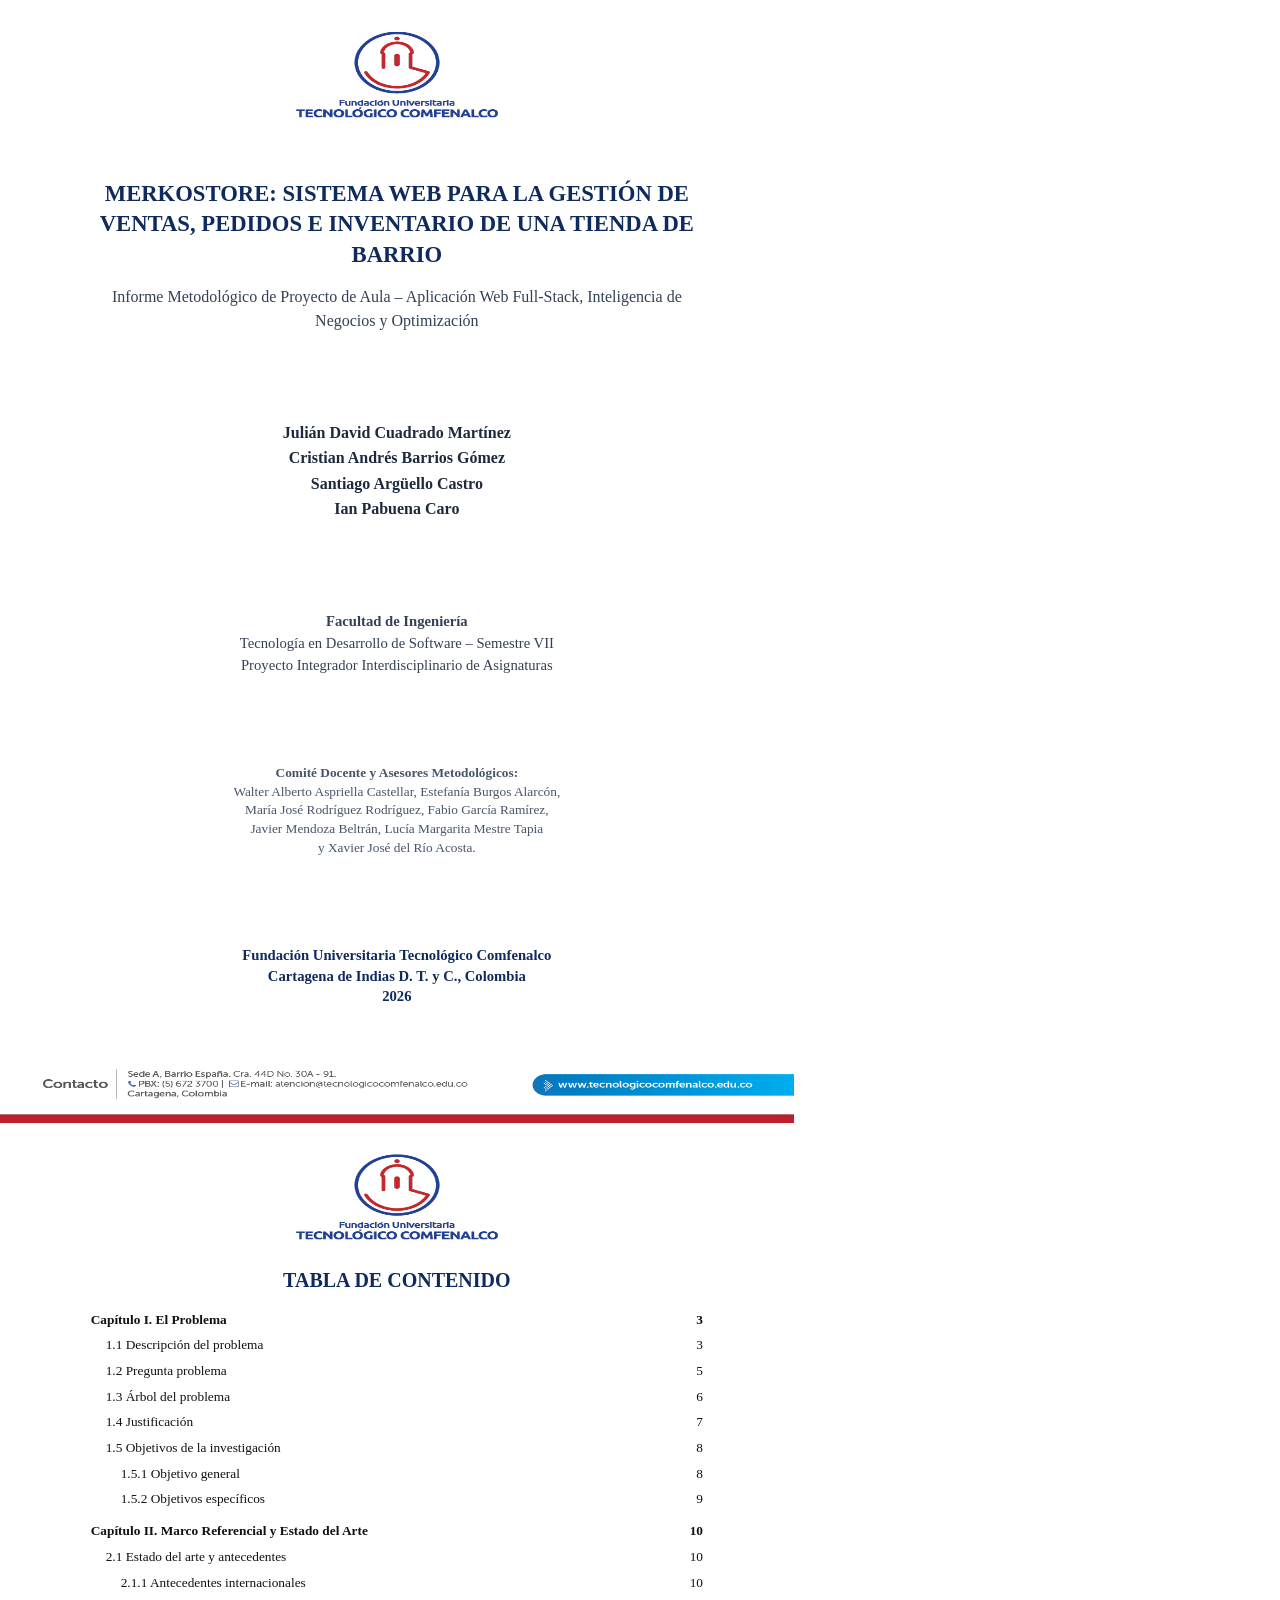
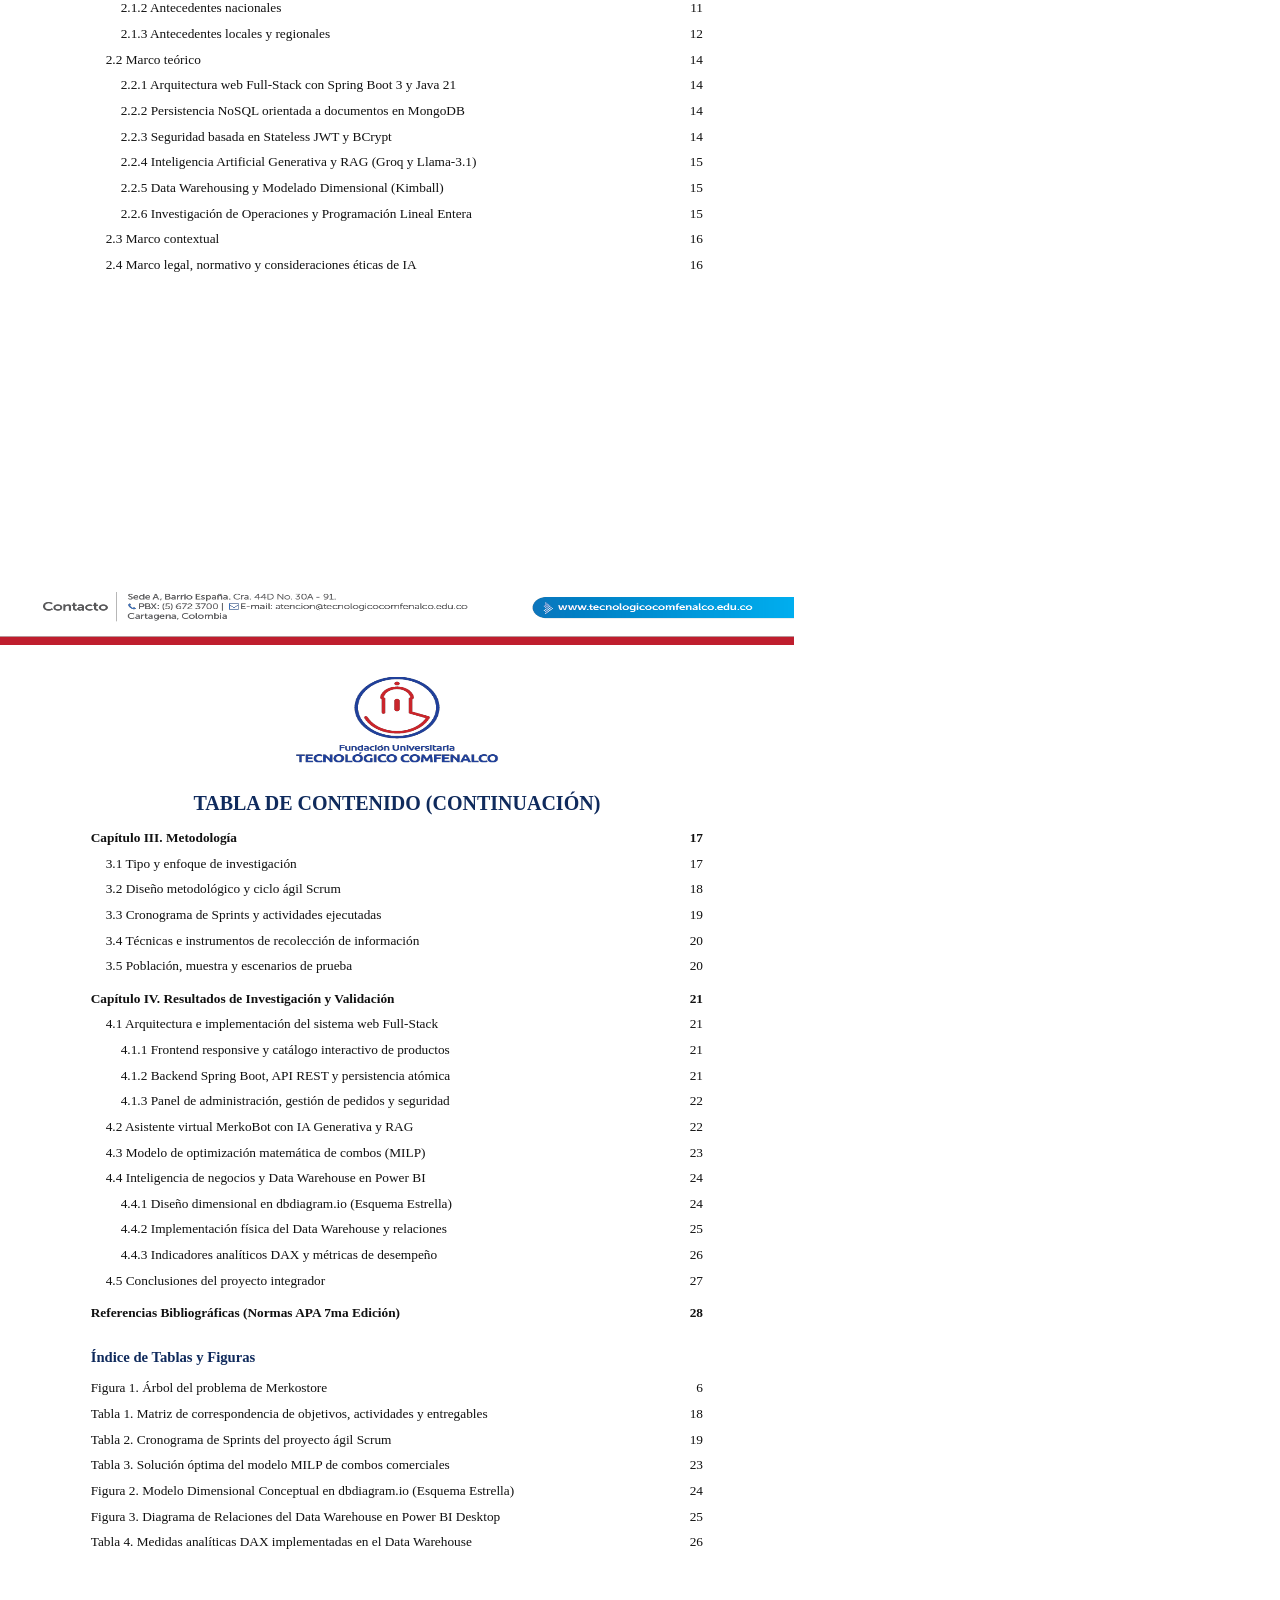
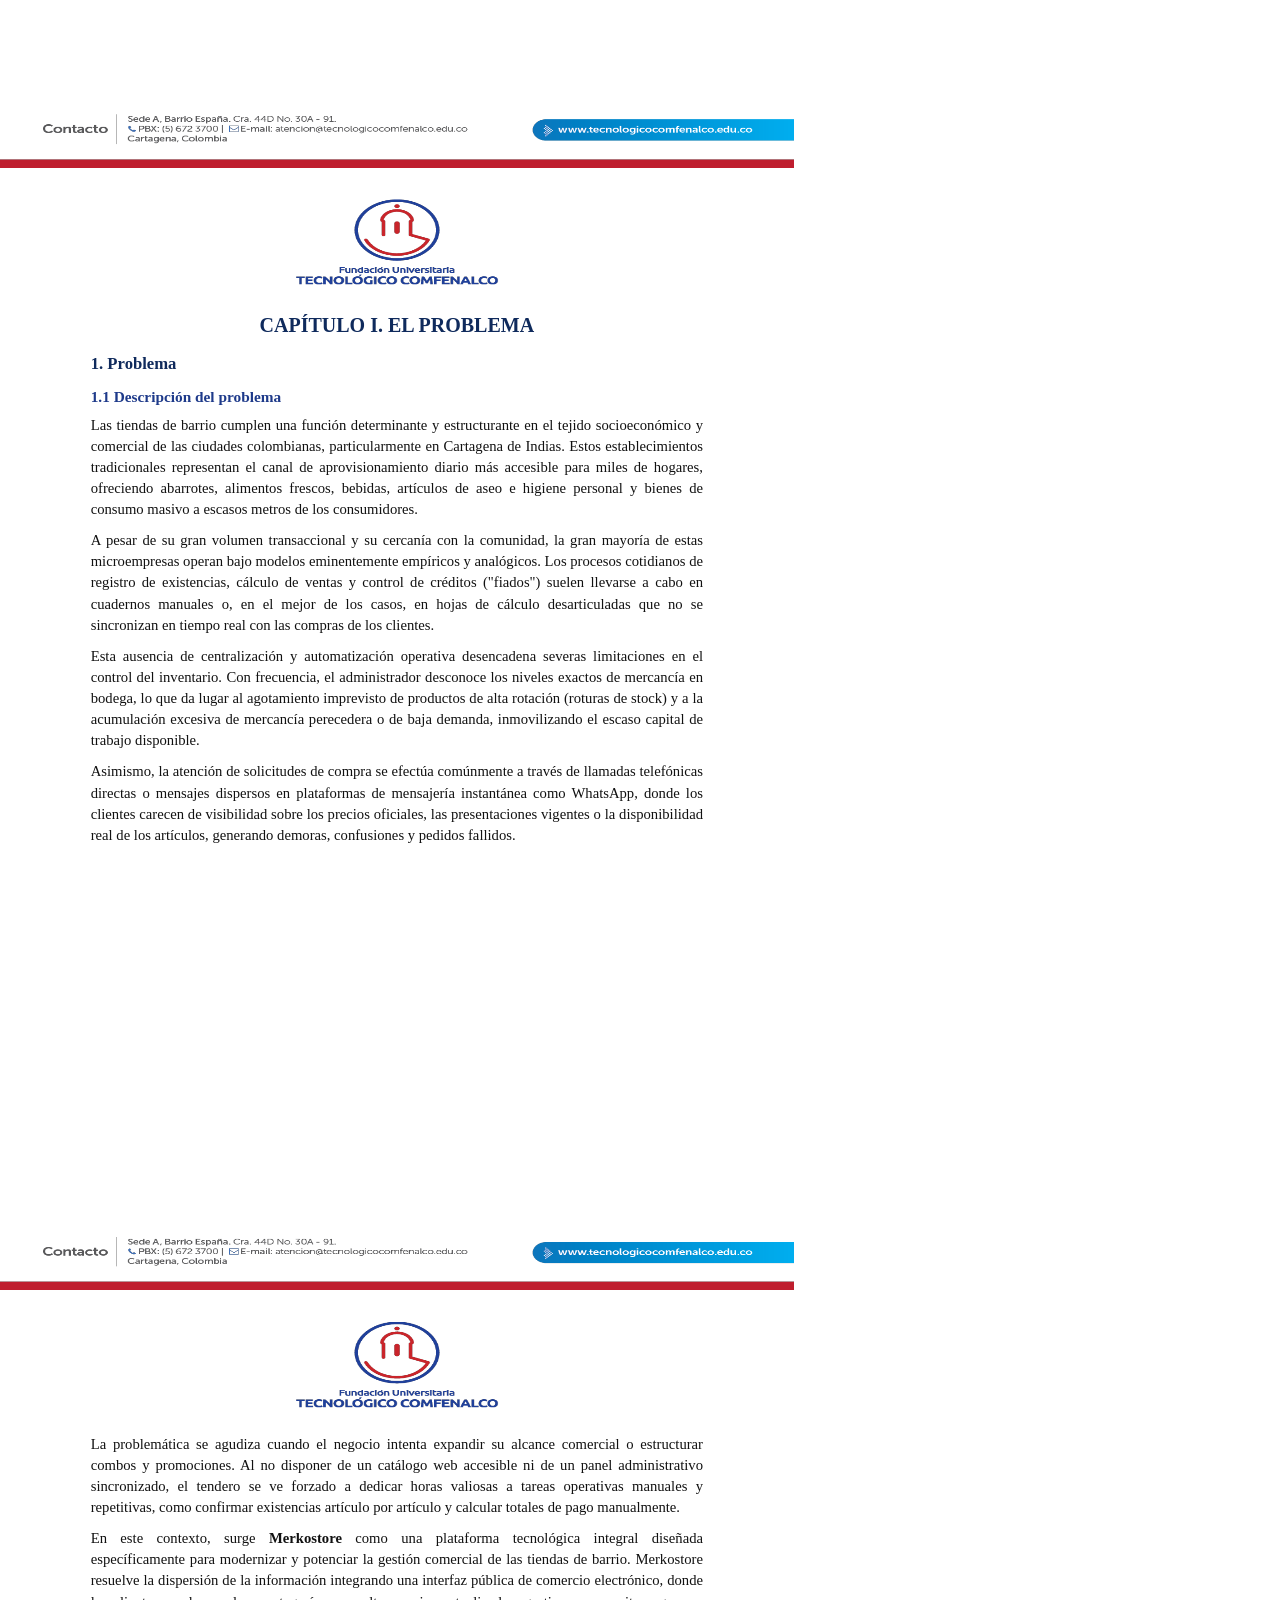
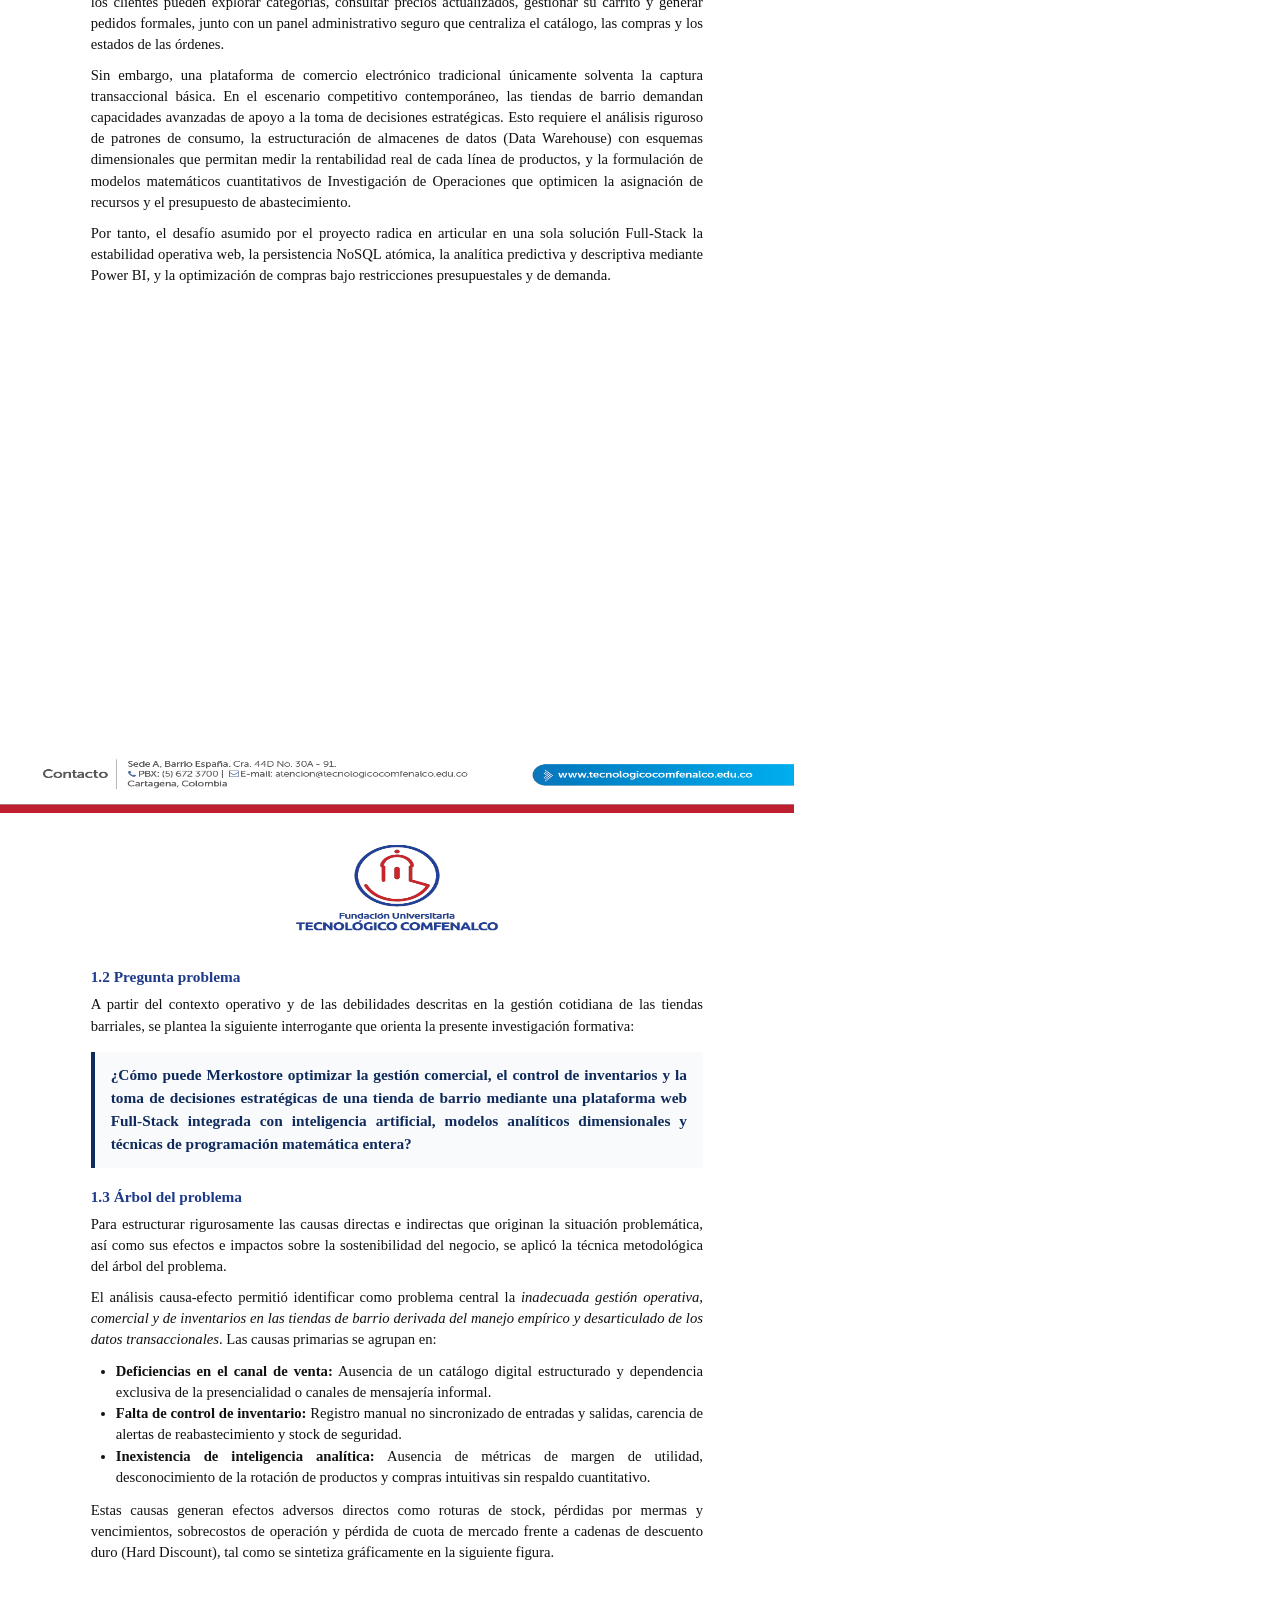
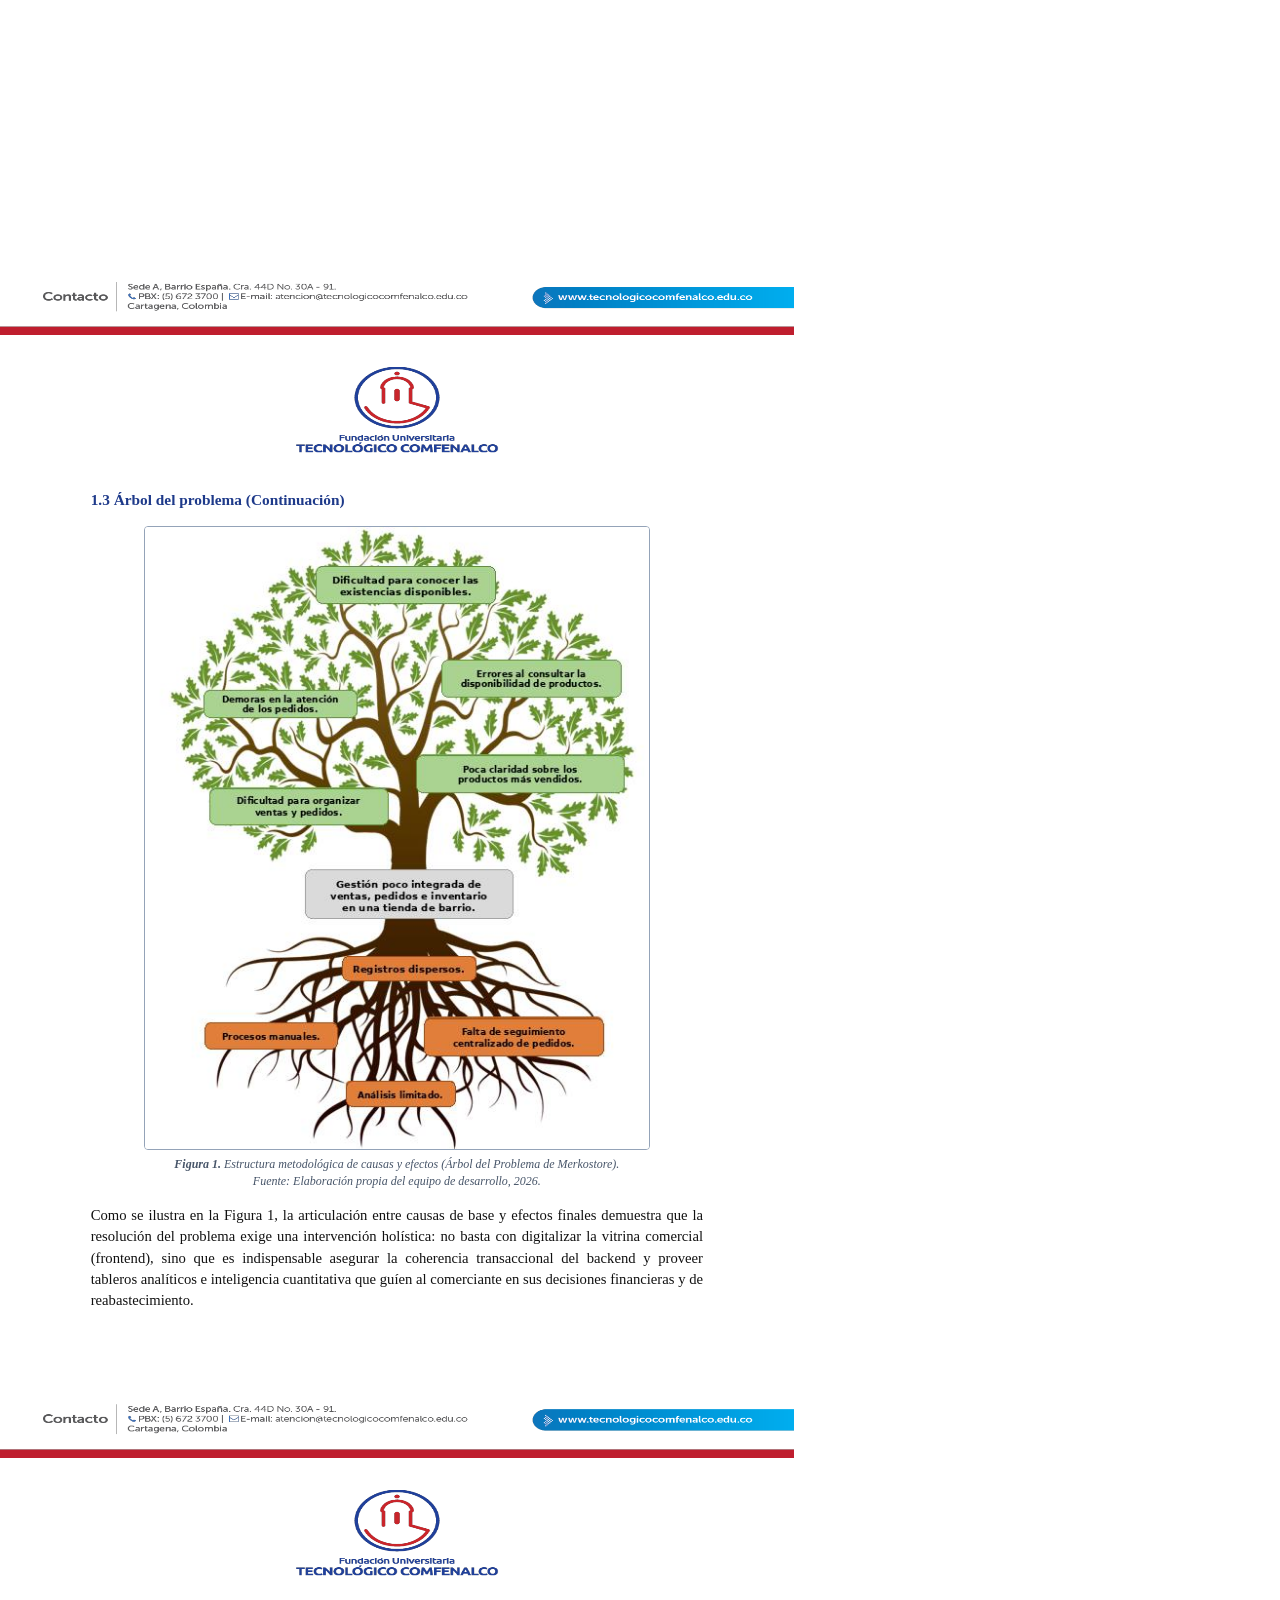
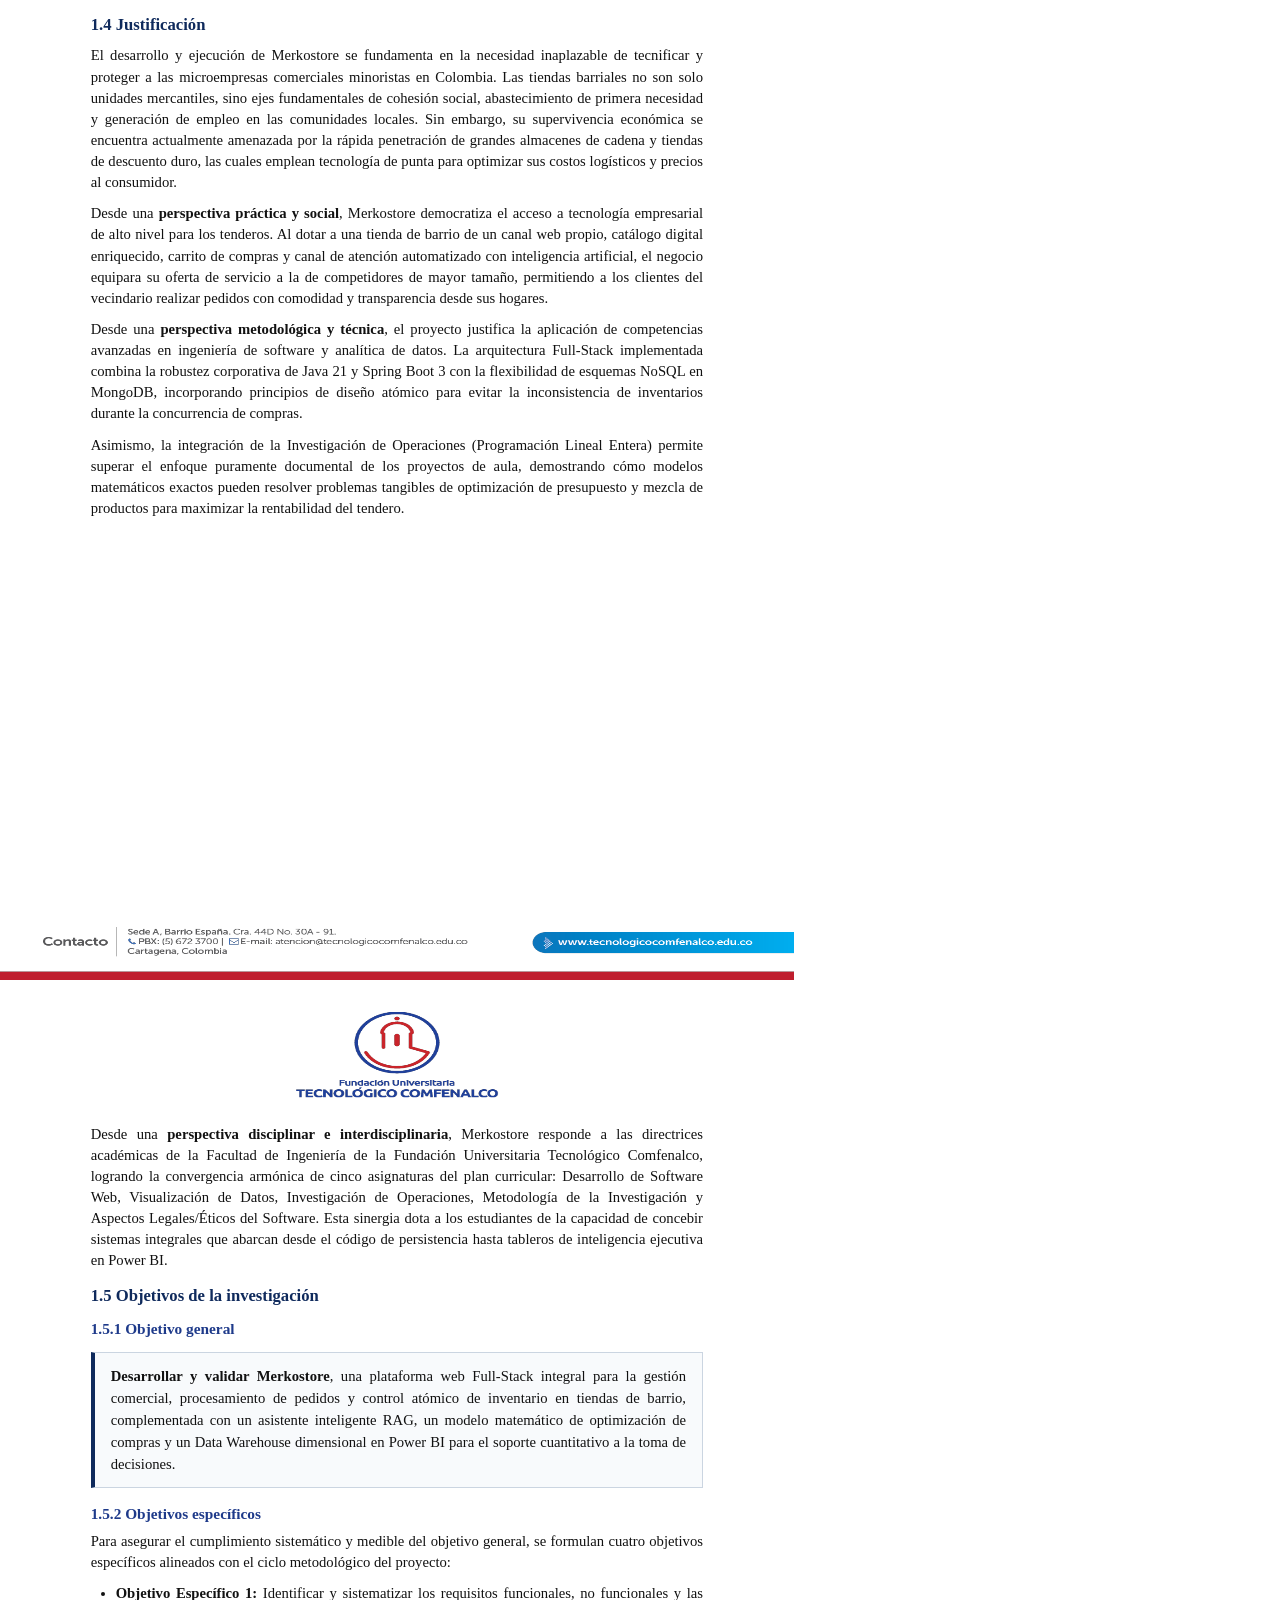
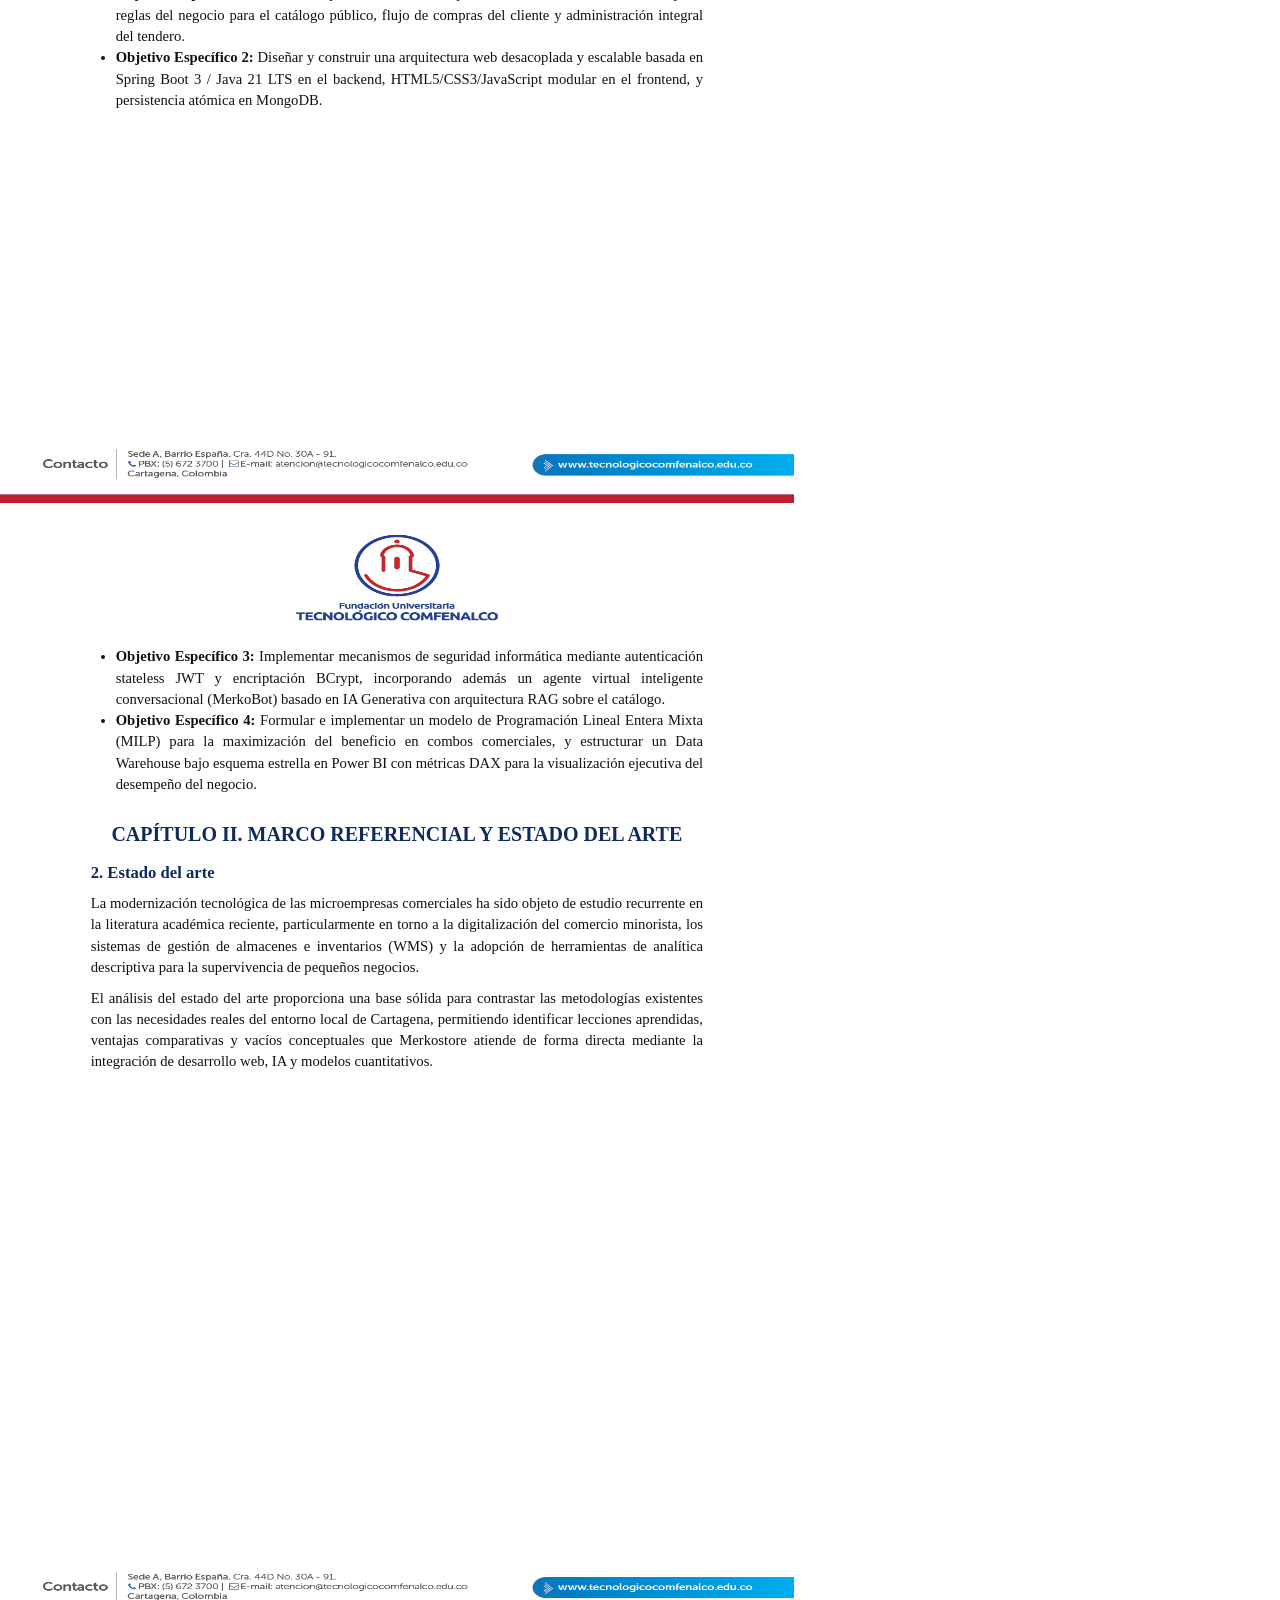
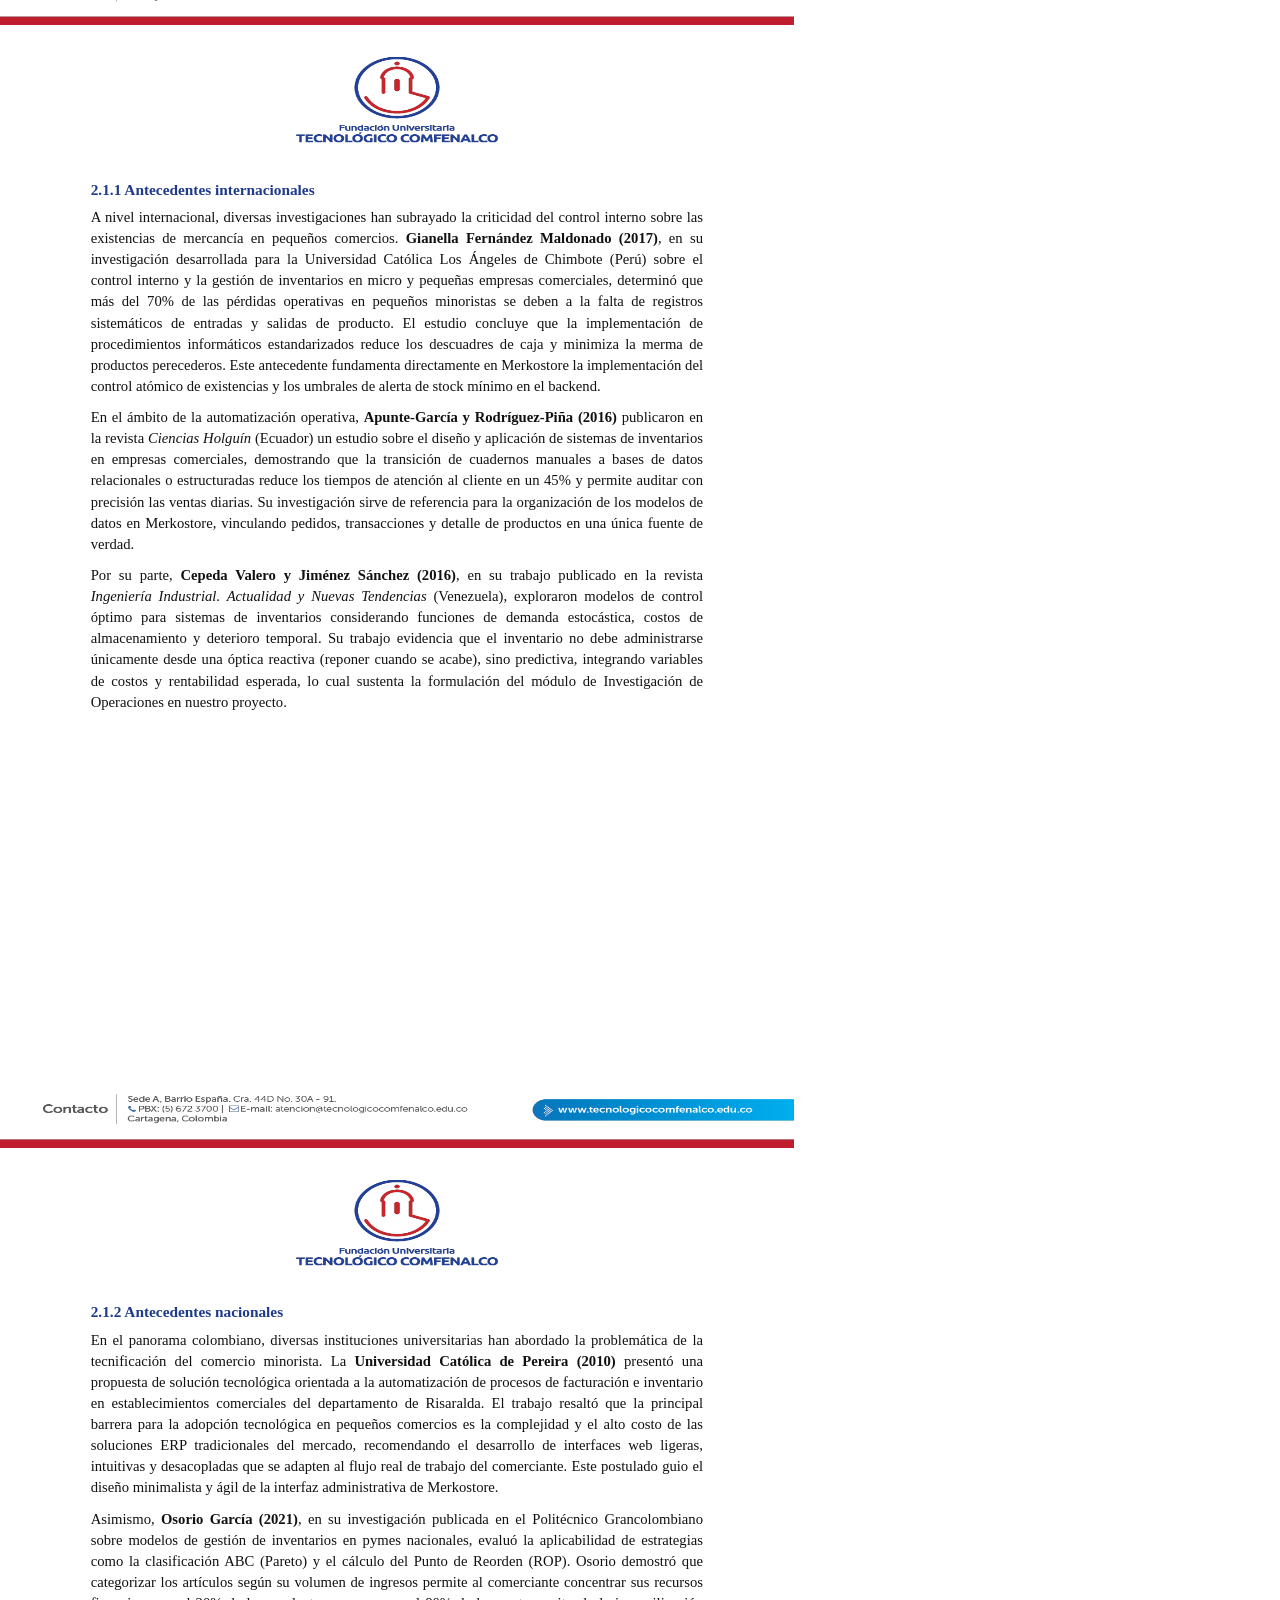
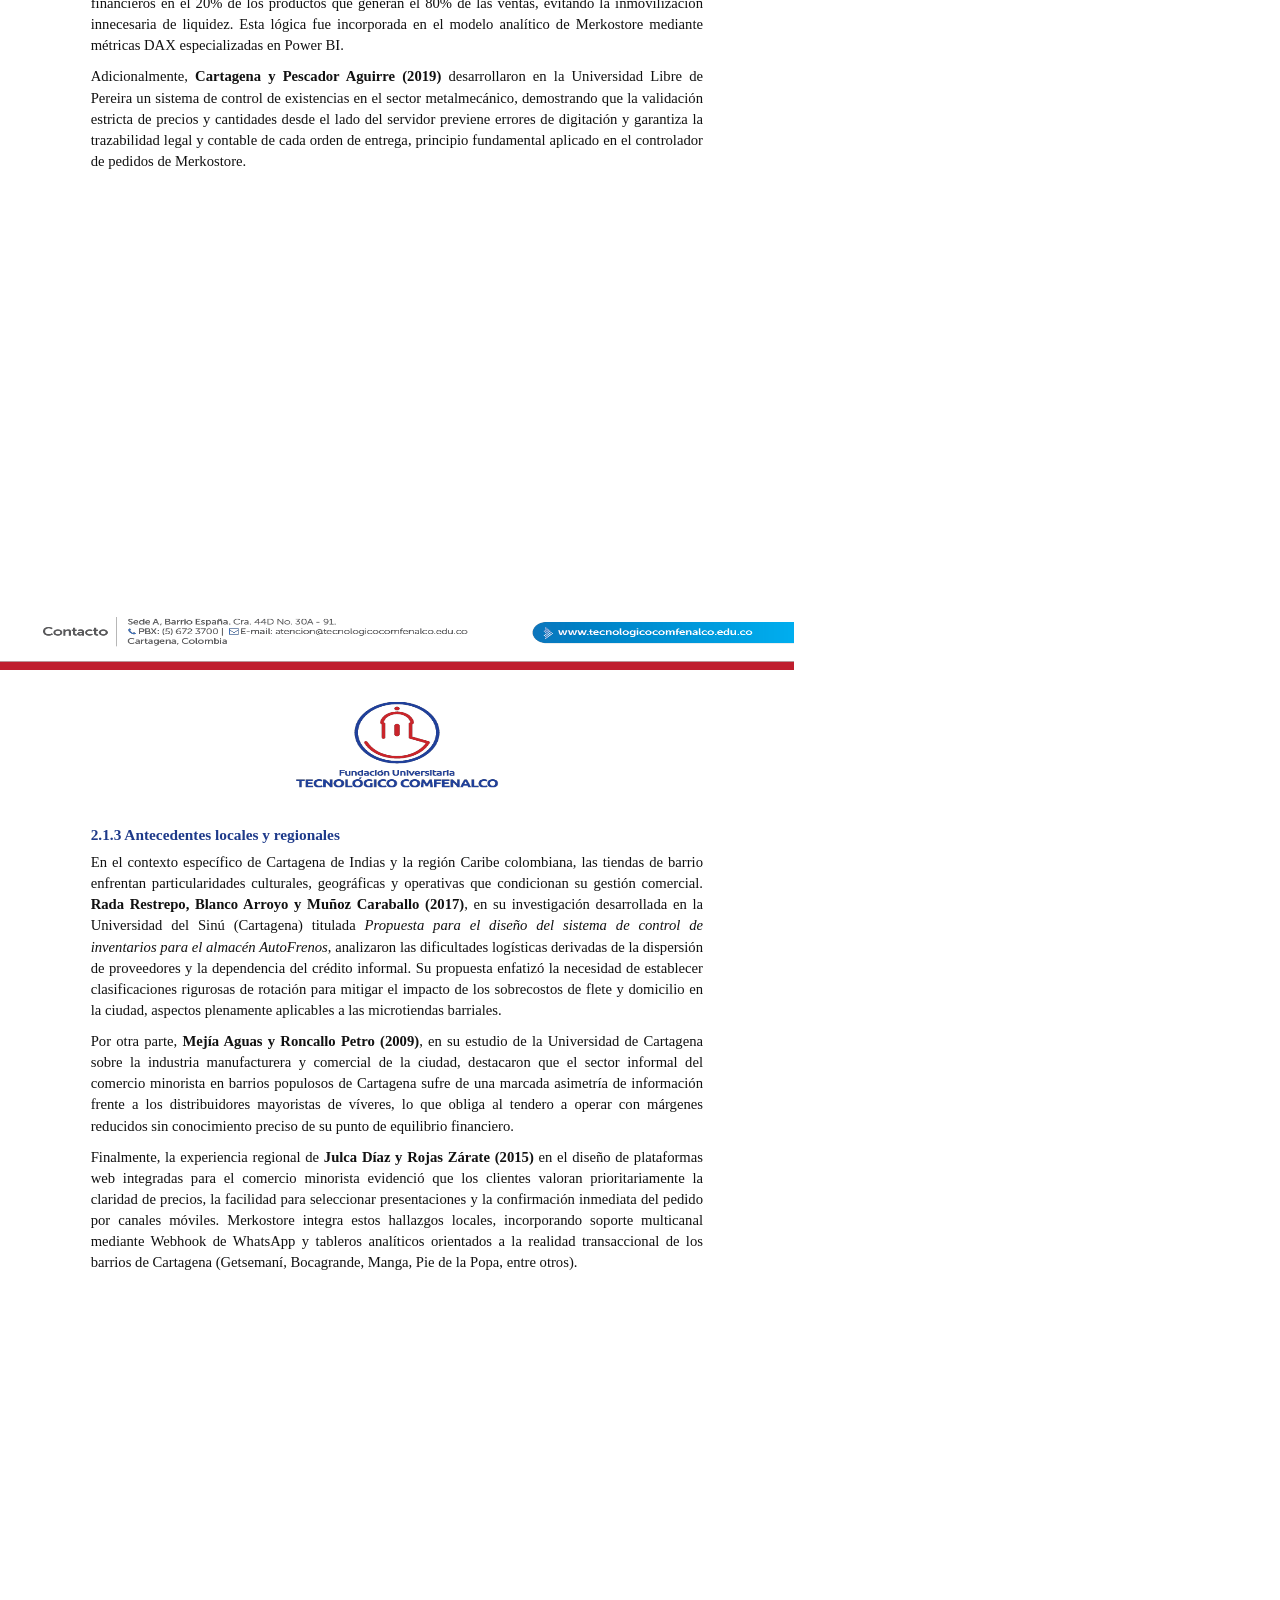
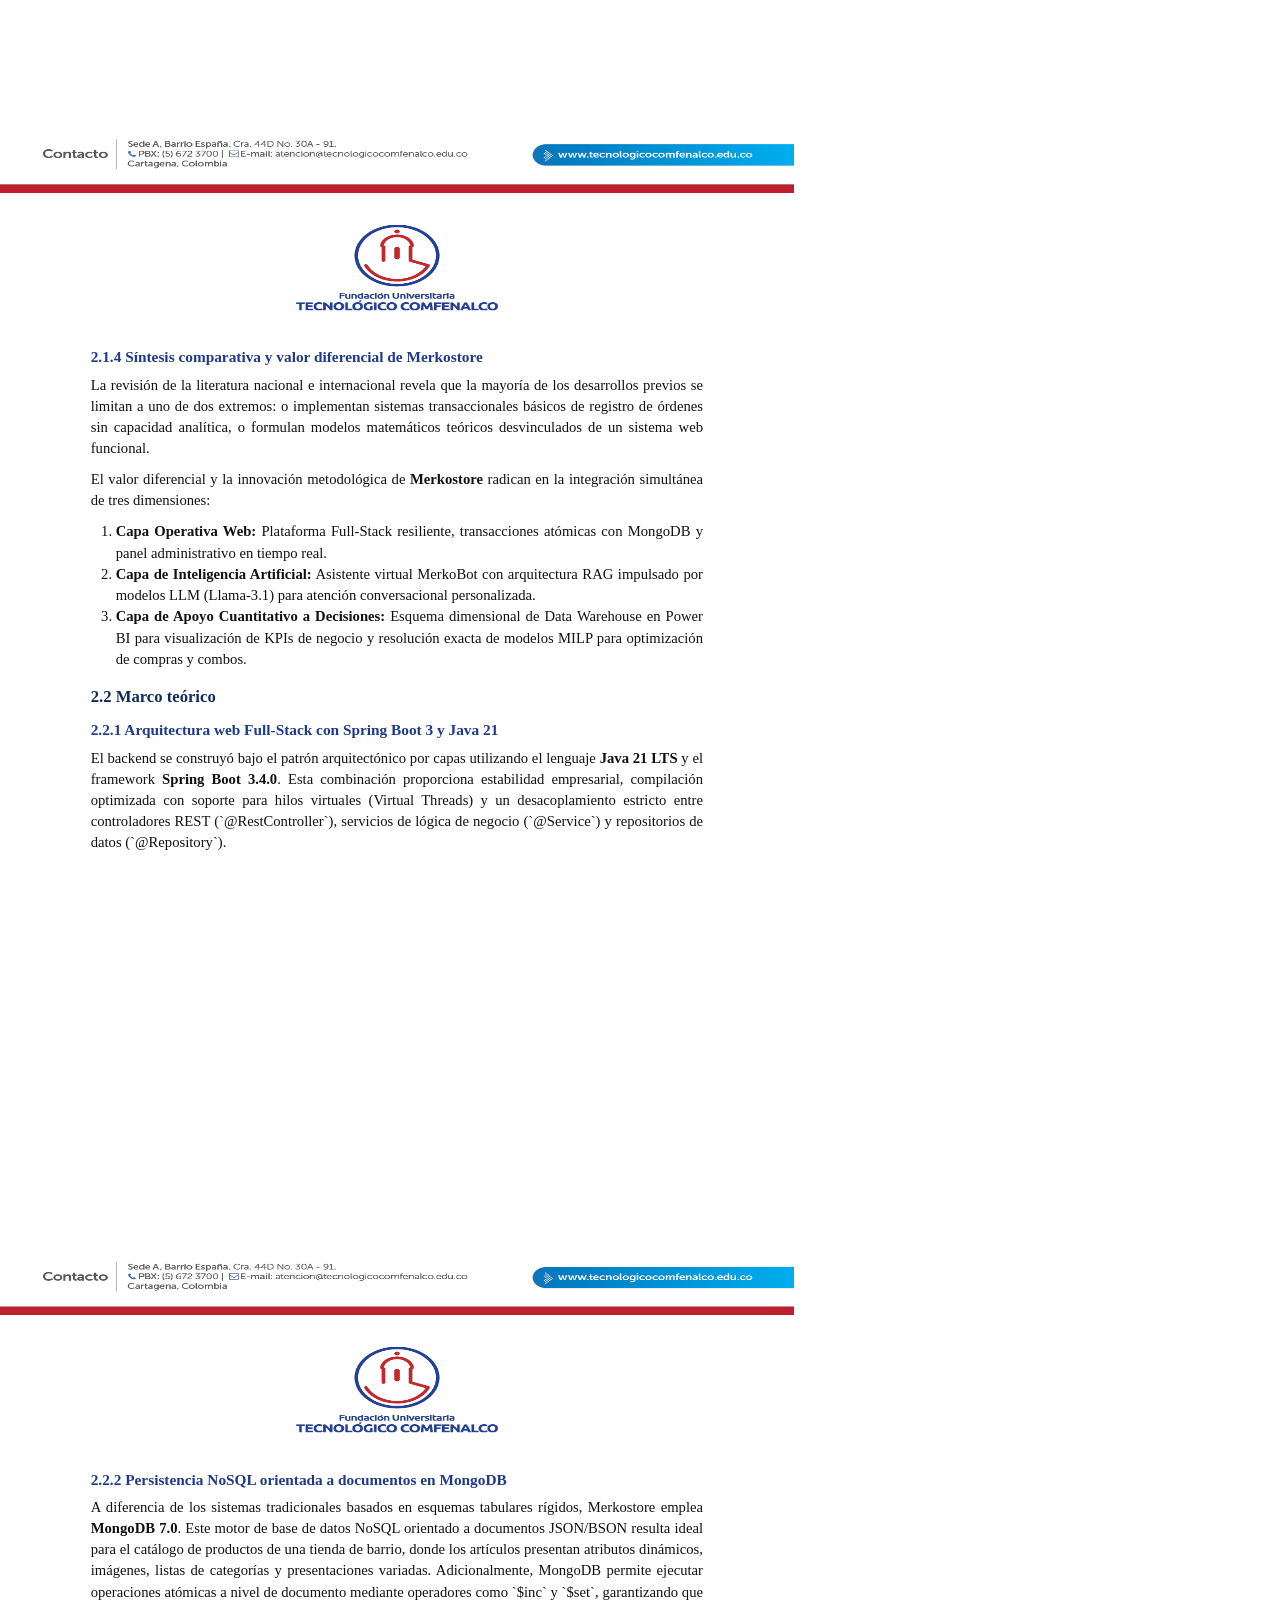
<file: docs/merkostoreifme.html>
<!DOCTYPE html>
<html lang="es">
<head>
    <meta charset="UTF-8">
    <title>Informe Metodológico Merkostore - Tecnológico Comfenalco</title>
    <style>
        @page {
            size: 210mm 297mm;
            margin: 0;
        }
        * {
            box-sizing: border-box;
            margin: 0;
            padding: 0;
        }
        html, body {
            margin: 0;
            padding: 0;
            width: 210mm;
            background: #ffffff;
            font-family: 'Times New Roman', Times, serif;
            font-size: 11pt;
            line-height: 1.45;
            color: #111111;
            -webkit-print-color-adjust: exact;
            print-color-adjust: exact;
        }
        .page {
            width: 210mm;
            height: 297mm;
            max-height: 297mm;
            page-break-after: always;
            break-after: page;
            position: relative;
            box-sizing: border-box;
            overflow: hidden;
            background: #ffffff;
        }
        .page-header {
            width: 210mm;
            height: 32mm;
            display: block;
        }
        .page-header img {
            width: 100%;
            height: 100%;
            object-fit: fill;
            display: block;
        }
        .page-footer {
            position: absolute;
            bottom: 0;
            left: 0;
            width: 210mm;
            height: 16mm;
            display: block;
        }
        .page-footer img {
            width: 100%;
            height: 100%;
            object-fit: fill;
            display: block;
        }
        .page-content {
            box-sizing: border-box;
            width: 210mm;
            height: 249mm;
            padding: 6mm 24mm 8mm 24mm;
            text-align: justify;
            overflow: hidden;
        }
        .chapter-title {
            font-size: 15pt;
            font-weight: bold;
            color: #0f2a5c;
            text-align: center;
            margin-bottom: 12px;
            text-transform: uppercase;
        }
        .section-title {
            font-size: 12.5pt;
            font-weight: bold;
            color: #0f2a5c;
            margin-top: 12px;
            margin-bottom: 8px;
        }
        .subsection-title {
            font-size: 11.5pt;
            font-weight: bold;
            color: #1e3a8a;
            margin-top: 10px;
            margin-bottom: 6px;
        }
        p {
            margin-bottom: 10px;
            line-height: 1.44;
        }
        .cover-box {
            height: 100%;
            display: flex;
            flex-direction: column;
            justify-content: space-between;
            text-align: center;
            padding: 10px 0;
        }
        .cover-title {
            font-size: 17pt;
            font-weight: bold;
            color: #0f2a5c;
            line-height: 1.35;
            margin-top: 25px;
        }
        .cover-subtitle {
            font-size: 12pt;
            font-weight: normal;
            color: #334155;
            margin-top: 15px;
        }
        .cover-authors {
            font-size: 12pt;
            font-weight: bold;
            color: #1e293b;
            line-height: 1.6;
        }
        .cover-faculty {
            font-size: 11pt;
            line-height: 1.5;
            color: #334155;
        }
        .cover-advisors {
            font-size: 10pt;
            color: #475569;
            line-height: 1.4;
            max-width: 90%;
            margin: 0 auto;
        }
        .cover-bottom {
            font-size: 11pt;
            font-weight: bold;
            color: #0f2a5c;
            line-height: 1.4;
            margin-bottom: 15px;
        }
        .toc-table {
            width: 100%;
            border-collapse: collapse;
            font-size: 10pt;
            line-height: 1.4;
        }
        .toc-table td {
            padding: 3.5px 0;
        }
        .toc-leader {
            border-bottom: 1px dotted #64748b;
        }
        .academic-table {
            width: 100%;
            border-collapse: collapse;
            font-size: 9pt;
            line-height: 1.3;
            margin: 8px 0;
        }
        .academic-table th {
            background-color: #0f2a5c;
            color: #ffffff;
            font-weight: bold;
            padding: 6px 8px;
            border: 1px solid #0f2a5c;
            text-align: left;
        }
        .academic-table td {
            padding: 5px 8px;
            border: 1px solid #cbd5e1;
            vertical-align: top;
        }
        .academic-table tr:nth-child(even) {
            background-color: #f8fafc;
        }
        .figure-box {
            text-align: center;
            margin: 8px auto;
        }
        .figure-box img {
            border: 1px solid #94a3b8;
            border-radius: 4px;
            display: block;
            margin: 0 auto;
        }
        .figure-caption {
            font-size: 9pt;
            font-style: italic;
            color: #475569;
            margin-top: 6px;
            text-align: center;
        }
        .ref-item {
            padding-left: 12mm;
            text-indent: -12mm;
            margin-bottom: 7px;
            font-size: 9.5pt;
            line-height: 1.35;
        }
        .kpi-container {
            display: flex;
            gap: 10px;
            margin: 8px 0;
        }
        .kpi-card {
            flex: 1;
            border: 1px solid #cbd5e1;
            border-top: 3px solid #0f2a5c;
            background-color: #f8fafc;
            padding: 6px;
            text-align: center;
            border-radius: 3px;
        }
        .kpi-card-title {
            font-size: 8pt;
            font-weight: bold;
            color: #475569;
            text-transform: uppercase;
        }
        .kpi-card-val {
            font-size: 11.5pt;
            font-weight: bold;
            color: #0f2a5c;
            margin-top: 2px;
        }
    </style>
</head>
<body>

    <div class="page">
        <div class="page-header"><img src="images/comfenalco_header.png" alt="Encabezado Comfenalco"></div>
        <div class="page-content">
            
<div class="cover-box">
    <div>
        <div class="cover-title">
            MERKOSTORE: SISTEMA WEB PARA LA GESTIÓN DE VENTAS, PEDIDOS E INVENTARIO DE UNA TIENDA DE BARRIO
        </div>
        <div class="cover-subtitle">
            Informe Metodológico de Proyecto de Aula – Aplicación Web Full-Stack, Inteligencia de Negocios y Optimización
        </div>
    </div>

    <div>
        <div class="cover-authors">
            Julián David Cuadrado Martínez<br>
            Cristian Andrés Barrios Gómez<br>
            Santiago Argüello Castro<br>
            Ian Pabuena Caro
        </div>
    </div>

    <div>
        <div class="cover-faculty">
            <strong>Facultad de Ingeniería</strong><br>
            Tecnología en Desarrollo de Software – Semestre VII<br>
            Proyecto Integrador Interdisciplinario de Asignaturas
        </div>
    </div>

    <div>
        <div class="cover-advisors">
            <strong>Comité Docente y Asesores Metodológicos:</strong><br>
            Walter Alberto Aspriella Castellar, Estefanía Burgos Alarcón,<br>
            María José Rodríguez Rodríguez, Fabio García Ramírez,<br>
            Javier Mendoza Beltrán, Lucía Margarita Mestre Tapia<br>
            y Xavier José del Río Acosta.
        </div>
    </div>

    <div class="cover-bottom">
        Fundación Universitaria Tecnológico Comfenalco<br>
        Cartagena de Indias D. T. y C., Colombia<br>
        2026
    </div>
</div>

        </div>
        <div class="page-footer"><img src="images/comfenalco_footer.png" alt="Pie de Página Comfenalco"></div>
    </div>


    <div class="page">
        <div class="page-header"><img src="images/comfenalco_header.png" alt="Encabezado Comfenalco"></div>
        <div class="page-content">
            
<div class="chapter-title">Tabla de Contenido</div>

<table class="toc-table">
    <tr><td><strong>Capítulo I. El Problema</strong></td><td class="toc-leader"></td><td style="text-align: right; width: 30px;"><strong>3</strong></td></tr>
    <tr><td style="padding-left: 15px;">1.1 Descripción del problema</td><td class="toc-leader"></td><td style="text-align: right;">3</td></tr>
    <tr><td style="padding-left: 15px;">1.2 Pregunta problema</td><td class="toc-leader"></td><td style="text-align: right;">5</td></tr>
    <tr><td style="padding-left: 15px;">1.3 Árbol del problema</td><td class="toc-leader"></td><td style="text-align: right;">6</td></tr>
    <tr><td style="padding-left: 15px;">1.4 Justificación</td><td class="toc-leader"></td><td style="text-align: right;">7</td></tr>
    <tr><td style="padding-left: 15px;">1.5 Objetivos de la investigación</td><td class="toc-leader"></td><td style="text-align: right;">8</td></tr>
    <tr><td style="padding-left: 30px;">1.5.1 Objetivo general</td><td class="toc-leader"></td><td style="text-align: right;">8</td></tr>
    <tr><td style="padding-left: 30px;">1.5.2 Objetivos específicos</td><td class="toc-leader"></td><td style="text-align: right;">9</td></tr>

    <tr><td style="padding-top: 10px;"><strong>Capítulo II. Marco Referencial y Estado del Arte</strong></td><td class="toc-leader" style="padding-top: 10px;"></td><td style="text-align: right; padding-top: 10px;"><strong>10</strong></td></tr>
    <tr><td style="padding-left: 15px;">2.1 Estado del arte y antecedentes</td><td class="toc-leader"></td><td style="text-align: right;">10</td></tr>
    <tr><td style="padding-left: 30px;">2.1.1 Antecedentes internacionales</td><td class="toc-leader"></td><td style="text-align: right;">10</td></tr>
    <tr><td style="padding-left: 30px;">2.1.2 Antecedentes nacionales</td><td class="toc-leader"></td><td style="text-align: right;">11</td></tr>
    <tr><td style="padding-left: 30px;">2.1.3 Antecedentes locales y regionales</td><td class="toc-leader"></td><td style="text-align: right;">12</td></tr>
    <tr><td style="padding-left: 15px;">2.2 Marco teórico</td><td class="toc-leader"></td><td style="text-align: right;">14</td></tr>
    <tr><td style="padding-left: 30px;">2.2.1 Arquitectura web Full-Stack con Spring Boot 3 y Java 21</td><td class="toc-leader"></td><td style="text-align: right;">14</td></tr>
    <tr><td style="padding-left: 30px;">2.2.2 Persistencia NoSQL orientada a documentos en MongoDB</td><td class="toc-leader"></td><td style="text-align: right;">14</td></tr>
    <tr><td style="padding-left: 30px;">2.2.3 Seguridad basada en Stateless JWT y BCrypt</td><td class="toc-leader"></td><td style="text-align: right;">14</td></tr>
    <tr><td style="padding-left: 30px;">2.2.4 Inteligencia Artificial Generativa y RAG (Groq y Llama-3.1)</td><td class="toc-leader"></td><td style="text-align: right;">15</td></tr>
    <tr><td style="padding-left: 30px;">2.2.5 Data Warehousing y Modelado Dimensional (Kimball)</td><td class="toc-leader"></td><td style="text-align: right;">15</td></tr>
    <tr><td style="padding-left: 30px;">2.2.6 Investigación de Operaciones y Programación Lineal Entera</td><td class="toc-leader"></td><td style="text-align: right;">15</td></tr>
    <tr><td style="padding-left: 15px;">2.3 Marco contextual</td><td class="toc-leader"></td><td style="text-align: right;">16</td></tr>
    <tr><td style="padding-left: 15px;">2.4 Marco legal, normativo y consideraciones éticas de IA</td><td class="toc-leader"></td><td style="text-align: right;">16</td></tr>
</table>

        </div>
        <div class="page-footer"><img src="images/comfenalco_footer.png" alt="Pie de Página Comfenalco"></div>
    </div>


    <div class="page">
        <div class="page-header"><img src="images/comfenalco_header.png" alt="Encabezado Comfenalco"></div>
        <div class="page-content">
            
<div class="chapter-title" style="margin-bottom: 8px;">Tabla de Contenido (Continuación)</div>

<table class="toc-table">
    <tr><td><strong>Capítulo III. Metodología</strong></td><td class="toc-leader"></td><td style="text-align: right; width: 30px;"><strong>17</strong></td></tr>
    <tr><td style="padding-left: 15px;">3.1 Tipo y enfoque de investigación</td><td class="toc-leader"></td><td style="text-align: right;">17</td></tr>
    <tr><td style="padding-left: 15px;">3.2 Diseño metodológico y ciclo ágil Scrum</td><td class="toc-leader"></td><td style="text-align: right;">18</td></tr>
    <tr><td style="padding-left: 15px;">3.3 Cronograma de Sprints y actividades ejecutadas</td><td class="toc-leader"></td><td style="text-align: right;">19</td></tr>
    <tr><td style="padding-left: 15px;">3.4 Técnicas e instrumentos de recolección de información</td><td class="toc-leader"></td><td style="text-align: right;">20</td></tr>
    <tr><td style="padding-left: 15px;">3.5 Población, muestra y escenarios de prueba</td><td class="toc-leader"></td><td style="text-align: right;">20</td></tr>

    <tr><td style="padding-top: 10px;"><strong>Capítulo IV. Resultados de Investigación y Validación</strong></td><td class="toc-leader" style="padding-top: 10px;"></td><td style="text-align: right; padding-top: 10px;"><strong>21</strong></td></tr>
    <tr><td style="padding-left: 15px;">4.1 Arquitectura e implementación del sistema web Full-Stack</td><td class="toc-leader"></td><td style="text-align: right;">21</td></tr>
    <tr><td style="padding-left: 30px;">4.1.1 Frontend responsive y catálogo interactivo de productos</td><td class="toc-leader"></td><td style="text-align: right;">21</td></tr>
    <tr><td style="padding-left: 30px;">4.1.2 Backend Spring Boot, API REST y persistencia atómica</td><td class="toc-leader"></td><td style="text-align: right;">21</td></tr>
    <tr><td style="padding-left: 30px;">4.1.3 Panel de administración, gestión de pedidos y seguridad</td><td class="toc-leader"></td><td style="text-align: right;">22</td></tr>
    <tr><td style="padding-left: 15px;">4.2 Asistente virtual MerkoBot con IA Generativa y RAG</td><td class="toc-leader"></td><td style="text-align: right;">22</td></tr>
    <tr><td style="padding-left: 15px;">4.3 Modelo de optimización matemática de combos (MILP)</td><td class="toc-leader"></td><td style="text-align: right;">23</td></tr>
    <tr><td style="padding-left: 15px;">4.4 Inteligencia de negocios y Data Warehouse en Power BI</td><td class="toc-leader"></td><td style="text-align: right;">24</td></tr>
    <tr><td style="padding-left: 30px;">4.4.1 Diseño dimensional en dbdiagram.io (Esquema Estrella)</td><td class="toc-leader"></td><td style="text-align: right;">24</td></tr>
    <tr><td style="padding-left: 30px;">4.4.2 Implementación física del Data Warehouse y relaciones</td><td class="toc-leader"></td><td style="text-align: right;">25</td></tr>
    <tr><td style="padding-left: 30px;">4.4.3 Indicadores analíticos DAX y métricas de desempeño</td><td class="toc-leader"></td><td style="text-align: right;">26</td></tr>
    <tr><td style="padding-left: 15px;">4.5 Conclusiones del proyecto integrador</td><td class="toc-leader"></td><td style="text-align: right;">27</td></tr>

    <tr><td style="padding-top: 10px;"><strong>Referencias Bibliográficas (Normas APA 7ma Edición)</strong></td><td class="toc-leader" style="padding-top: 10px;"></td><td style="text-align: right; padding-top: 10px;"><strong>28</strong></td></tr>
</table>

<div class="section-title" style="margin-top: 20px; font-size: 11pt;">Índice de Tablas y Figuras</div>
<table class="toc-table">
    <tr><td>Figura 1. Árbol del problema de Merkostore</td><td class="toc-leader"></td><td style="text-align: right; width: 30px;">6</td></tr>
    <tr><td>Tabla 1. Matriz de correspondencia de objetivos, actividades y entregables</td><td class="toc-leader"></td><td style="text-align: right;">18</td></tr>
    <tr><td>Tabla 2. Cronograma de Sprints del proyecto ágil Scrum</td><td class="toc-leader"></td><td style="text-align: right;">19</td></tr>
    <tr><td>Tabla 3. Solución óptima del modelo MILP de combos comerciales</td><td class="toc-leader"></td><td style="text-align: right;">23</td></tr>
    <tr><td>Figura 2. Modelo Dimensional Conceptual en dbdiagram.io (Esquema Estrella)</td><td class="toc-leader"></td><td style="text-align: right;">24</td></tr>
    <tr><td>Figura 3. Diagrama de Relaciones del Data Warehouse en Power BI Desktop</td><td class="toc-leader"></td><td style="text-align: right;">25</td></tr>
    <tr><td>Tabla 4. Medidas analíticas DAX implementadas en el Data Warehouse</td><td class="toc-leader"></td><td style="text-align: right;">26</td></tr>
</table>

        </div>
        <div class="page-footer"><img src="images/comfenalco_footer.png" alt="Pie de Página Comfenalco"></div>
    </div>


    <div class="page">
        <div class="page-header"><img src="images/comfenalco_header.png" alt="Encabezado Comfenalco"></div>
        <div class="page-content">
            
<div class="chapter-title">Capítulo I. El Problema</div>

<div class="section-title">1. Problema</div>

<div class="subsection-title">1.1 Descripción del problema</div>

<p>
Las tiendas de barrio cumplen una función determinante y estructurante en el tejido socioeconómico y comercial de las ciudades colombianas, particularmente en Cartagena de Indias. Estos establecimientos tradicionales representan el canal de aprovisionamiento diario más accesible para miles de hogares, ofreciendo abarrotes, alimentos frescos, bebidas, artículos de aseo e higiene personal y bienes de consumo masivo a escasos metros de los consumidores.
</p>

<p>
A pesar de su gran volumen transaccional y su cercanía con la comunidad, la gran mayoría de estas microempresas operan bajo modelos eminentemente empíricos y analógicos. Los procesos cotidianos de registro de existencias, cálculo de ventas y control de créditos ("fiados") suelen llevarse a cabo en cuadernos manuales o, en el mejor de los casos, en hojas de cálculo desarticuladas que no se sincronizan en tiempo real con las compras de los clientes.
</p>

<p>
Esta ausencia de centralización y automatización operativa desencadena severas limitaciones en el control del inventario. Con frecuencia, el administrador desconoce los niveles exactos de mercancía en bodega, lo que da lugar al agotamiento imprevisto de productos de alta rotación (roturas de stock) y a la acumulación excesiva de mercancía perecedera o de baja demanda, inmovilizando el escaso capital de trabajo disponible.
</p>

<p>
Asimismo, la atención de solicitudes de compra se efectúa comúnmente a través de llamadas telefónicas directas o mensajes dispersos en plataformas de mensajería instantánea como WhatsApp, donde los clientes carecen de visibilidad sobre los precios oficiales, las presentaciones vigentes o la disponibilidad real de los artículos, generando demoras, confusiones y pedidos fallidos.
</p>

        </div>
        <div class="page-footer"><img src="images/comfenalco_footer.png" alt="Pie de Página Comfenalco"></div>
    </div>


    <div class="page">
        <div class="page-header"><img src="images/comfenalco_header.png" alt="Encabezado Comfenalco"></div>
        <div class="page-content">
            
<p>
La problemática se agudiza cuando el negocio intenta expandir su alcance comercial o estructurar combos y promociones. Al no disponer de un catálogo web accesible ni de un panel administrativo sincronizado, el tendero se ve forzado a dedicar horas valiosas a tareas operativas manuales y repetitivas, como confirmar existencias artículo por artículo y calcular totales de pago manualmente.
</p>

<p>
En este contexto, surge <strong>Merkostore</strong> como una plataforma tecnológica integral diseñada específicamente para modernizar y potenciar la gestión comercial de las tiendas de barrio. Merkostore resuelve la dispersión de la información integrando una interfaz pública de comercio electrónico, donde los clientes pueden explorar categorías, consultar precios actualizados, gestionar su carrito y generar pedidos formales, junto con un panel administrativo seguro que centraliza el catálogo, las compras y los estados de las órdenes.
</p>

<p>
Sin embargo, una plataforma de comercio electrónico tradicional únicamente solventa la captura transaccional básica. En el escenario competitivo contemporáneo, las tiendas de barrio demandan capacidades avanzadas de apoyo a la toma de decisiones estratégicas. Esto requiere el análisis riguroso de patrones de consumo, la estructuración de almacenes de datos (Data Warehouse) con esquemas dimensionales que permitan medir la rentabilidad real de cada línea de productos, y la formulación de modelos matemáticos cuantitativos de Investigación de Operaciones que optimicen la asignación de recursos y el presupuesto de abastecimiento.
</p>

<p>
Por tanto, el desafío asumido por el proyecto radica en articular en una sola solución Full-Stack la estabilidad operativa web, la persistencia NoSQL atómica, la analítica predictiva y descriptiva mediante Power BI, y la optimización de compras bajo restricciones presupuestales y de demanda.
</p>

        </div>
        <div class="page-footer"><img src="images/comfenalco_footer.png" alt="Pie de Página Comfenalco"></div>
    </div>


    <div class="page">
        <div class="page-header"><img src="images/comfenalco_header.png" alt="Encabezado Comfenalco"></div>
        <div class="page-content">
            
<div class="subsection-title">1.2 Pregunta problema</div>

<p>
A partir del contexto operativo y de las debilidades descritas en la gestión cotidiana de las tiendas barriales, se plantea la siguiente interrogante que orienta la presente investigación formativa:
</p>

<div style="background-color: #f8fafc; border-left: 4px solid #0f2a5c; padding: 12px 16px; margin: 15px 0; font-weight: bold; font-size: 11.5pt; color: #0f2a5c; line-height: 1.5;">
    ¿Cómo puede Merkostore optimizar la gestión comercial, el control de inventarios y la toma de decisiones estratégicas de una tienda de barrio mediante una plataforma web Full-Stack integrada con inteligencia artificial, modelos analíticos dimensionales y técnicas de programación matemática entera?
</div>

<div class="subsection-title" style="margin-top: 18px;">1.3 Árbol del problema</div>

<p>
Para estructurar rigurosamente las causas directas e indirectas que originan la situación problemática, así como sus efectos e impactos sobre la sostenibilidad del negocio, se aplicó la técnica metodológica del árbol del problema.
</p>

<p>
El análisis causa-efecto permitió identificar como problema central la <em>inadecuada gestión operativa, comercial y de inventarios en las tiendas de barrio derivada del manejo empírico y desarticulado de los datos transaccionales</em>. Las causas primarias se agrupan en:
</p>

<ul style="margin-left: 25px; margin-bottom: 12px; line-height: 1.45;">
    <li><strong>Deficiencias en el canal de venta:</strong> Ausencia de un catálogo digital estructurado y dependencia exclusiva de la presencialidad o canales de mensajería informal.</li>
    <li><strong>Falta de control de inventario:</strong> Registro manual no sincronizado de entradas y salidas, carencia de alertas de reabastecimiento y stock de seguridad.</li>
    <li><strong>Inexistencia de inteligencia analítica:</strong> Ausencia de métricas de margen de utilidad, desconocimiento de la rotación de productos y compras intuitivas sin respaldo cuantitativo.</li>
</ul>

<p>
Estas causas generan efectos adversos directos como roturas de stock, pérdidas por mermas y vencimientos, sobrecostos de operación y pérdida de cuota de mercado frente a cadenas de descuento duro (Hard Discount), tal como se sintetiza gráficamente en la siguiente figura.
</p>

        </div>
        <div class="page-footer"><img src="images/comfenalco_footer.png" alt="Pie de Página Comfenalco"></div>
    </div>


    <div class="page">
        <div class="page-header"><img src="images/comfenalco_header.png" alt="Encabezado Comfenalco"></div>
        <div class="page-content">
            
<div class="subsection-title">1.3 Árbol del problema (Continuación)</div>

<div class="figure-box" style="margin-top: 15px;">
    <img src="images/arbol_problema.jpg" alt="Árbol del problema Merkostore" style="max-height: 165mm; width: auto; max-width: 92%;">
    <div class="figure-caption">
        <strong>Figura 1.</strong> Estructura metodológica de causas y efectos (Árbol del Problema de Merkostore).<br>
        <em>Fuente: Elaboración propia del equipo de desarrollo, 2026.</em>
    </div>
</div>

<p style="margin-top: 15px;">
Como se ilustra en la Figura 1, la articulación entre causas de base y efectos finales demuestra que la resolución del problema exige una intervención holística: no basta con digitalizar la vitrina comercial (frontend), sino que es indispensable asegurar la coherencia transaccional del backend y proveer tableros analíticos e inteligencia cuantitativa que guíen al comerciante en sus decisiones financieras y de reabastecimiento.
</p>

        </div>
        <div class="page-footer"><img src="images/comfenalco_footer.png" alt="Pie de Página Comfenalco"></div>
    </div>


    <div class="page">
        <div class="page-header"><img src="images/comfenalco_header.png" alt="Encabezado Comfenalco"></div>
        <div class="page-content">
            
<div class="section-title">1.4 Justificación</div>

<p>
El desarrollo y ejecución de Merkostore se fundamenta en la necesidad inaplazable de tecnificar y proteger a las microempresas comerciales minoristas en Colombia. Las tiendas barriales no son solo unidades mercantiles, sino ejes fundamentales de cohesión social, abastecimiento de primera necesidad y generación de empleo en las comunidades locales. Sin embargo, su supervivencia económica se encuentra actualmente amenazada por la rápida penetración de grandes almacenes de cadena y tiendas de descuento duro, las cuales emplean tecnología de punta para optimizar sus costos logísticos y precios al consumidor.
</p>

<p>
Desde una <strong>perspectiva práctica y social</strong>, Merkostore democratiza el acceso a tecnología empresarial de alto nivel para los tenderos. Al dotar a una tienda de barrio de un canal web propio, catálogo digital enriquecido, carrito de compras y canal de atención automatizado con inteligencia artificial, el negocio equipara su oferta de servicio a la de competidores de mayor tamaño, permitiendo a los clientes del vecindario realizar pedidos con comodidad y transparencia desde sus hogares.
</p>

<p>
Desde una <strong>perspectiva metodológica y técnica</strong>, el proyecto justifica la aplicación de competencias avanzadas en ingeniería de software y analítica de datos. La arquitectura Full-Stack implementada combina la robustez corporativa de Java 21 y Spring Boot 3 con la flexibilidad de esquemas NoSQL en MongoDB, incorporando principios de diseño atómico para evitar la inconsistencia de inventarios durante la concurrencia de compras.
</p>

<p>
Asimismo, la integración de la Investigación de Operaciones (Programación Lineal Entera) permite superar el enfoque puramente documental de los proyectos de aula, demostrando cómo modelos matemáticos exactos pueden resolver problemas tangibles de optimización de presupuesto y mezcla de productos para maximizar la rentabilidad del tendero.
</p>

        </div>
        <div class="page-footer"><img src="images/comfenalco_footer.png" alt="Pie de Página Comfenalco"></div>
    </div>


    <div class="page">
        <div class="page-header"><img src="images/comfenalco_header.png" alt="Encabezado Comfenalco"></div>
        <div class="page-content">
            
<p>
Desde una <strong>perspectiva disciplinar e interdisciplinaria</strong>, Merkostore responde a las directrices académicas de la Facultad de Ingeniería de la Fundación Universitaria Tecnológico Comfenalco, logrando la convergencia armónica de cinco asignaturas del plan curricular: Desarrollo de Software Web, Visualización de Datos, Investigación de Operaciones, Metodología de la Investigación y Aspectos Legales/Éticos del Software. Esta sinergia dota a los estudiantes de la capacidad de concebir sistemas integrales que abarcan desde el código de persistencia hasta tableros de inteligencia ejecutiva en Power BI.
</p>

<div class="section-title">1.5 Objetivos de la investigación</div>

<div class="subsection-title">1.5.1 Objetivo general</div>

<div style="background-color: #f8fafc; border: 1px solid #cbd5e1; border-left: 4px solid #0f2a5c; padding: 12px 16px; margin: 12px 0; font-size: 11pt; line-height: 1.5;">
    <strong>Desarrollar y validar Merkostore</strong>, una plataforma web Full-Stack integral para la gestión comercial, procesamiento de pedidos y control atómico de inventario en tiendas de barrio, complementada con un asistente inteligente RAG, un modelo matemático de optimización de compras y un Data Warehouse dimensional en Power BI para el soporte cuantitativo a la toma de decisiones.
</div>

<div class="subsection-title" style="margin-top: 15px;">1.5.2 Objetivos específicos</div>

<p>
Para asegurar el cumplimiento sistemático y medible del objetivo general, se formulan cuatro objetivos específicos alineados con el ciclo metodológico del proyecto:
</p>

<ul style="margin-left: 25px; line-height: 1.45;">
    <li><strong>Objetivo Específico 1:</strong> Identificar y sistematizar los requisitos funcionales, no funcionales y las reglas del negocio para el catálogo público, flujo de compras del cliente y administración integral del tendero.</li>
    <li><strong>Objetivo Específico 2:</strong> Diseñar y construir una arquitectura web desacoplada y escalable basada en Spring Boot 3 / Java 21 LTS en el backend, HTML5/CSS3/JavaScript modular en el frontend, y persistencia atómica en MongoDB.</li>
</ul>

        </div>
        <div class="page-footer"><img src="images/comfenalco_footer.png" alt="Pie de Página Comfenalco"></div>
    </div>


    <div class="page">
        <div class="page-header"><img src="images/comfenalco_header.png" alt="Encabezado Comfenalco"></div>
        <div class="page-content">
            
<ul style="margin-left: 25px; line-height: 1.45; margin-bottom: 15px;">
    <li><strong>Objetivo Específico 3:</strong> Implementar mecanismos de seguridad informática mediante autenticación stateless JWT y encriptación BCrypt, incorporando además un agente virtual inteligente conversacional (MerkoBot) basado en IA Generativa con arquitectura RAG sobre el catálogo.</li>
    <li><strong>Objetivo Específico 4:</strong> Formular e implementar un modelo de Programación Lineal Entera Mixta (MILP) para la maximización del beneficio en combos comerciales, y estructurar un Data Warehouse bajo esquema estrella en Power BI con métricas DAX para la visualización ejecutiva del desempeño del negocio.</li>
</ul>

<div class="chapter-title" style="margin-top: 25px;">Capítulo II. Marco Referencial y Estado del Arte</div>

<div class="section-title">2. Estado del arte</div>

<p>
La modernización tecnológica de las microempresas comerciales ha sido objeto de estudio recurrente en la literatura académica reciente, particularmente en torno a la digitalización del comercio minorista, los sistemas de gestión de almacenes e inventarios (WMS) y la adopción de herramientas de analítica descriptiva para la supervivencia de pequeños negocios.
</p>

<p>
El análisis del estado del arte proporciona una base sólida para contrastar las metodologías existentes con las necesidades reales del entorno local de Cartagena, permitiendo identificar lecciones aprendidas, ventajas comparativas y vacíos conceptuales que Merkostore atiende de forma directa mediante la integración de desarrollo web, IA y modelos cuantitativos.
</p>

        </div>
        <div class="page-footer"><img src="images/comfenalco_footer.png" alt="Pie de Página Comfenalco"></div>
    </div>


    <div class="page">
        <div class="page-header"><img src="images/comfenalco_header.png" alt="Encabezado Comfenalco"></div>
        <div class="page-content">
            
<div class="subsection-title">2.1.1 Antecedentes internacionales</div>

<p>
A nivel internacional, diversas investigaciones han subrayado la criticidad del control interno sobre las existencias de mercancía en pequeños comercios. <strong>Gianella Fernández Maldonado (2017)</strong>, en su investigación desarrollada para la Universidad Católica Los Ángeles de Chimbote (Perú) sobre el control interno y la gestión de inventarios en micro y pequeñas empresas comerciales, determinó que más del 70% de las pérdidas operativas en pequeños minoristas se deben a la falta de registros sistemáticos de entradas y salidas de producto. El estudio concluye que la implementación de procedimientos informáticos estandarizados reduce los descuadres de caja y minimiza la merma de productos perecederos. Este antecedente fundamenta directamente en Merkostore la implementación del control atómico de existencias y los umbrales de alerta de stock mínimo en el backend.
</p>

<p>
En el ámbito de la automatización operativa, <strong>Apunte-García y Rodríguez-Piña (2016)</strong> publicaron en la revista <em>Ciencias Holguín</em> (Ecuador) un estudio sobre el diseño y aplicación de sistemas de inventarios en empresas comerciales, demostrando que la transición de cuadernos manuales a bases de datos relacionales o estructuradas reduce los tiempos de atención al cliente en un 45% y permite auditar con precisión las ventas diarias. Su investigación sirve de referencia para la organización de los modelos de datos en Merkostore, vinculando pedidos, transacciones y detalle de productos en una única fuente de verdad.
</p>

<p>
Por su parte, <strong>Cepeda Valero y Jiménez Sánchez (2016)</strong>, en su trabajo publicado en la revista <em>Ingeniería Industrial. Actualidad y Nuevas Tendencias</em> (Venezuela), exploraron modelos de control óptimo para sistemas de inventarios considerando funciones de demanda estocástica, costos de almacenamiento y deterioro temporal. Su trabajo evidencia que el inventario no debe administrarse únicamente desde una óptica reactiva (reponer cuando se acabe), sino predictiva, integrando variables de costos y rentabilidad esperada, lo cual sustenta la formulación del módulo de Investigación de Operaciones en nuestro proyecto.
</p>

        </div>
        <div class="page-footer"><img src="images/comfenalco_footer.png" alt="Pie de Página Comfenalco"></div>
    </div>


    <div class="page">
        <div class="page-header"><img src="images/comfenalco_header.png" alt="Encabezado Comfenalco"></div>
        <div class="page-content">
            
<div class="subsection-title">2.1.2 Antecedentes nacionales</div>

<p>
En el panorama colombiano, diversas instituciones universitarias han abordado la problemática de la tecnificación del comercio minorista. La <strong>Universidad Católica de Pereira (2010)</strong> presentó una propuesta de solución tecnológica orientada a la automatización de procesos de facturación e inventario en establecimientos comerciales del departamento de Risaralda. El trabajo resaltó que la principal barrera para la adopción tecnológica en pequeños comercios es la complejidad y el alto costo de las soluciones ERP tradicionales del mercado, recomendando el desarrollo de interfaces web ligeras, intuitivas y desacopladas que se adapten al flujo real de trabajo del comerciante. Este postulado guio el diseño minimalista y ágil de la interfaz administrativa de Merkostore.
</p>

<p>
Asimismo, <strong>Osorio García (2021)</strong>, en su investigación publicada en el Politécnico Grancolombiano sobre modelos de gestión de inventarios en pymes nacionales, evaluó la aplicabilidad de estrategias como la clasificación ABC (Pareto) y el cálculo del Punto de Reorden (ROP). Osorio demostró que categorizar los artículos según su volumen de ingresos permite al comerciante concentrar sus recursos financieros en el 20% de los productos que generan el 80% de las ventas, evitando la inmovilización innecesaria de liquidez. Esta lógica fue incorporada en el modelo analítico de Merkostore mediante métricas DAX especializadas en Power BI.
</p>

<p>
Adicionalmente, <strong>Cartagena y Pescador Aguirre (2019)</strong> desarrollaron en la Universidad Libre de Pereira un sistema de control de existencias en el sector metalmecánico, demostrando que la validación estricta de precios y cantidades desde el lado del servidor previene errores de digitación y garantiza la trazabilidad legal y contable de cada orden de entrega, principio fundamental aplicado en el controlador de pedidos de Merkostore.
</p>

        </div>
        <div class="page-footer"><img src="images/comfenalco_footer.png" alt="Pie de Página Comfenalco"></div>
    </div>


    <div class="page">
        <div class="page-header"><img src="images/comfenalco_header.png" alt="Encabezado Comfenalco"></div>
        <div class="page-content">
            
<div class="subsection-title">2.1.3 Antecedentes locales y regionales</div>

<p>
En el contexto específico de Cartagena de Indias y la región Caribe colombiana, las tiendas de barrio enfrentan particularidades culturales, geográficas y operativas que condicionan su gestión comercial. <strong>Rada Restrepo, Blanco Arroyo y Muñoz Caraballo (2017)</strong>, en su investigación desarrollada en la Universidad del Sinú (Cartagena) titulada <em>Propuesta para el diseño del sistema de control de inventarios para el almacén AutoFrenos</em>, analizaron las dificultades logísticas derivadas de la dispersión de proveedores y la dependencia del crédito informal. Su propuesta enfatizó la necesidad de establecer clasificaciones rigurosas de rotación para mitigar el impacto de los sobrecostos de flete y domicilio en la ciudad, aspectos plenamente aplicables a las microtiendas barriales.
</p>

<p>
Por otra parte, <strong>Mejía Aguas y Roncallo Petro (2009)</strong>, en su estudio de la Universidad de Cartagena sobre la industria manufacturera y comercial de la ciudad, destacaron que el sector informal del comercio minorista en barrios populosos de Cartagena sufre de una marcada asimetría de información frente a los distribuidores mayoristas de víveres, lo que obliga al tendero a operar con márgenes reducidos sin conocimiento preciso de su punto de equilibrio financiero.
</p>

<p>
Finalmente, la experiencia regional de <strong>Julca Díaz y Rojas Zárate (2015)</strong> en el diseño de plataformas web integradas para el comercio minorista evidenció que los clientes valoran prioritariamente la claridad de precios, la facilidad para seleccionar presentaciones y la confirmación inmediata del pedido por canales móviles. Merkostore integra estos hallazgos locales, incorporando soporte multicanal mediante Webhook de WhatsApp y tableros analíticos orientados a la realidad transaccional de los barrios de Cartagena (Getsemaní, Bocagrande, Manga, Pie de la Popa, entre otros).
</p>

        </div>
        <div class="page-footer"><img src="images/comfenalco_footer.png" alt="Pie de Página Comfenalco"></div>
    </div>


    <div class="page">
        <div class="page-header"><img src="images/comfenalco_header.png" alt="Encabezado Comfenalco"></div>
        <div class="page-content">
            
<div class="subsection-title">2.1.4 Síntesis comparativa y valor diferencial de Merkostore</div>

<p>
La revisión de la literatura nacional e internacional revela que la mayoría de los desarrollos previos se limitan a uno de dos extremos: o implementan sistemas transaccionales básicos de registro de órdenes sin capacidad analítica, o formulan modelos matemáticos teóricos desvinculados de un sistema web funcional.
</p>

<p>
El valor diferencial y la innovación metodológica de <strong>Merkostore</strong> radican en la integración simultánea de tres dimensiones:
</p>

<ol style="margin-left: 25px; margin-bottom: 15px; line-height: 1.45;">
    <li><strong>Capa Operativa Web:</strong> Plataforma Full-Stack resiliente, transacciones atómicas con MongoDB y panel administrativo en tiempo real.</li>
    <li><strong>Capa de Inteligencia Artificial:</strong> Asistente virtual MerkoBot con arquitectura RAG impulsado por modelos LLM (Llama-3.1) para atención conversacional personalizada.</li>
    <li><strong>Capa de Apoyo Cuantitativo a Decisiones:</strong> Esquema dimensional de Data Warehouse en Power BI para visualización de KPIs de negocio y resolución exacta de modelos MILP para optimización de compras y combos.</li>
</ol>

<div class="section-title">2.2 Marco teórico</div>

<div class="subsection-title">2.2.1 Arquitectura web Full-Stack con Spring Boot 3 y Java 21</div>

<p>
El backend se construyó bajo el patrón arquitectónico por capas utilizando el lenguaje <strong>Java 21 LTS</strong> y el framework <strong>Spring Boot 3.4.0</strong>. Esta combinación proporciona estabilidad empresarial, compilación optimizada con soporte para hilos virtuales (Virtual Threads) y un desacoplamiento estricto entre controladores REST (`@RestController`), servicios de lógica de negocio (`@Service`) y repositorios de datos (`@Repository`).
</p>

        </div>
        <div class="page-footer"><img src="images/comfenalco_footer.png" alt="Pie de Página Comfenalco"></div>
    </div>


    <div class="page">
        <div class="page-header"><img src="images/comfenalco_header.png" alt="Encabezado Comfenalco"></div>
        <div class="page-content">
            
<div class="subsection-title">2.2.2 Persistencia NoSQL orientada a documentos en MongoDB</div>

<p>
A diferencia de los sistemas tradicionales basados en esquemas tabulares rígidos, Merkostore emplea <strong>MongoDB 7.0</strong>. Este motor de base de datos NoSQL orientado a documentos JSON/BSON resulta ideal para el catálogo de productos de una tienda de barrio, donde los artículos presentan atributos dinámicos, imágenes, listas de categorías y presentaciones variadas. Adicionalmente, MongoDB permite ejecutar operaciones atómicas a nivel de documento mediante operadores como `$inc` y `$set`, garantizando que la reserva o descuento de existencias se efectúe de forma segura sin condiciones de carrera (Race Conditions) ante múltiples pedidos simultáneos.
</p>

<div class="subsection-title">2.2.3 Seguridad informática con Stateless JWT y BCrypt</div>

<p>
La seguridad de la plataforma se articula mediante <strong>Spring Security</strong> configurado en modalidad sin estado (Stateless Session). Para la autenticación administrativa se implementaron tokens de acceso firmados digitalmente bajo el estándar <strong>JSON Web Token (JWT)</strong>, con algoritmo HMAC-SHA256 y expiración temporal. El almacenamiento de contraseñas de administradores y tenderos se protege mediante el algoritmo de hash criptográfico <strong>BCrypt</strong> con factor de trabajo (salt) configurable, impidiendo la recuperación de contraseñas incluso ante eventuales vulnerabilidades de acceso al repositorio.
</p>

<div class="subsection-title">2.2.4 Inteligencia Artificial Generativa y Arquitectura RAG</div>

<p>
Para asistir al cliente durante el proceso de compra, Merkostore incorpora <strong>MerkoBot</strong>, un agente conversacional inteligente. MerkoBot utiliza el modelo de lenguaje de gran tamaño (LLM) <strong>Llama-3.1</strong> servido mediante la infraestructura de inferencia de baja latencia de <strong>Groq Cloud API</strong>. La interacción se fundamenta en el patrón <strong>RAG (Retrieval-Augmented Generation)</strong>, donde el catálogo activo de productos, precios y existencias se inyecta dinámicamente como contexto semántico del prompt, garantizando respuestas veraces y evitando alucinaciones sobre productos no comercializados por la tienda.
</p>

        </div>
        <div class="page-footer"><img src="images/comfenalco_footer.png" alt="Pie de Página Comfenalco"></div>
    </div>


    <div class="page">
        <div class="page-header"><img src="images/comfenalco_header.png" alt="Encabezado Comfenalco"></div>
        <div class="page-content">
            
<div class="subsection-title">2.2.5 Data Warehousing y Modelado Dimensional (Kimball)</div>

<p>
Para el análisis gerencial de ventas, el proyecto implementa la metodología de modelado dimensional propuesta por <strong>Ralph Kimball</strong>. Se estructura un <strong>Esquema Estrella (Star Schema)</strong> compuesto por una tabla central de hechos transaccionales (`Fact_Ventas`) y tablas maestras de dimensiones (`Dim_Tiempo`, `Dim_Producto`, `Dim_Cliente`, `Dim_Metodo_Pago`, `Dim_Tienda`). Este diseño desnormalizado optimiza drásticamente el rendimiento de las consultas agregadas en motores OLAP como Microsoft Power BI, facilitando el cálculo de métricas financieras mediante expresiones DAX.
</p>

<div class="subsection-title">2.2.6 Investigación de Operaciones: Programación Lineal Entera Mixta (MILP)</div>

<p>
La Investigación de Operaciones suministra el andamiaje matemático para la toma de decisiones racionales. El aprovisionamiento de una tienda de barrio con presupuesto acotado se modela formalmente como un problema de <strong>Programación Lineal Entera Mixta (MILP)</strong>, emparentado con el clásico Problema de la Mochila Acotada (Bounded Knapsack Problem). Mediante algoritmos de Branch & Bound implementados con la librería PuLP de Python, el sistema determina la combinación exacta de combos comerciales que maximiza la utilidad monetaria sin exceder el capital de compra ni el espacio disponible en tienda.
</p>

<div class="section-title">2.3 Marco contextual</div>

<p>
El proyecto se circunscribe al entorno socioeconómico de las tiendas tradicionales de comercio al por menor en el distrito de Cartagena de Indias, departamento de Bolívar. El modelo se parametrizó tomando como referencia patrones comerciales de barrios residenciales representativos (Manga, Bocagrande, Pie de la Popa, Getsemaní, Crespo y Centro Histórico). La demanda analizada refleja la preferencia de los hogares cartageneros por combos de desayuno, limpieza básica y abarrotes de la canasta familiar.
</p>

        </div>
        <div class="page-footer"><img src="images/comfenalco_footer.png" alt="Pie de Página Comfenalco"></div>
    </div>


    <div class="page">
        <div class="page-header"><img src="images/comfenalco_header.png" alt="Encabezado Comfenalco"></div>
        <div class="page-content">
            
<div class="section-title">2.4 Marco legal, normativo y consideraciones éticas</div>

<div class="subsection-title">2.4.1 Marco normativo y legal colombiano</div>

<p>
El desarrollo, despliegue y operación de Merkostore se ajusta estrictamente al marco legal vigente de la República de Colombia en materia de comercio electrónico, protección al consumidor y seguridad digital:
</p>

<ul style="margin-left: 25px; margin-bottom: 12px; line-height: 1.45;">
    <li><strong>Ley 1581 de 2012 (Protección de Datos Personales - Habeas Data):</strong> Regula la recolección, almacenamiento y tratamiento de información de clientes (nombres, teléfonos, direcciones de entrega). Merkostore implementa políticas de consentimiento explícito, finalidad comercial exclusiva y restricción de acceso a usuarios autorizados.</li>
    <li><strong>Ley 1480 de 2011 (Estatuto del Consumidor):</strong> Establece la obligación de brindar información clara, veraz y suficiente sobre precios finales, descuentos, costos de envío y disponibilidad de inventario, derechos garantizados en el catálogo y checkout web de la plataforma.</li>
    <li><strong>Ley 527 de 1999 (Comercio Electrónico y Firmas Digitales):</strong> Otorga validez jurídica y probatoria a los mensajes de datos y órdenes electrónicas generadas por el sistema.</li>
    <li><strong>Artículo 333 de la Constitución Política:</strong> Garantiza la libre iniciativa privada y el fortalecimiento de la actividad económica de los microempresarios colombianos.</li>
</ul>

<div class="subsection-title">2.4.2 Consideraciones éticas en el uso de Inteligencia Artificial</div>

<p>
En cumplimiento con los principios internacionales de IA Ética y Responsable (UNESCO, 2021), el agente conversacional MerkoBot incorpora salvaguardas explícitas:
</p>

<ul style="margin-left: 25px; line-height: 1.45;">
    <li><strong>Transparencia y No Engaño:</strong> El sistema notifica al usuario que interactúa con un asistente automatizado impulsado por IA, sin suplantar la identidad de una persona humana.</li>
    <li><strong>Mitigación de Sesgos Algorítmicos:</strong> El modelo de optimización y las sugerencias comerciales no discriminan a clientes por barrio, nivel socioeconómico ni historial crediticio.</li>
    <li><strong>Privacidad de Diálogos:</strong> Las conversaciones del chat no se almacenan para entrenamiento de modelos externos ni se comparten con terceros.</li>
</ul>

        </div>
        <div class="page-footer"><img src="images/comfenalco_footer.png" alt="Pie de Página Comfenalco"></div>
    </div>


    <div class="page">
        <div class="page-header"><img src="images/comfenalco_header.png" alt="Encabezado Comfenalco"></div>
        <div class="page-content">
            
<div class="chapter-title">Capítulo III. Metodología</div>

<div class="section-title">3. Metodología</div>

<div class="subsection-title">3.1 Tipo y enfoque de investigación</div>

<p>
El proyecto se enmarca dentro de un <strong>paradigma aplicado, propositivo y tecnológico</strong>, orientado a resolver una problemática tangible del sector microempresarial mediante el diseño y validación de un producto de software operable.
</p>

<p>
El enfoque metodológico es <strong>mixto (cuanti-cualitativo)</strong>:
</p>

<ul style="margin-left: 25px; margin-bottom: 12px; line-height: 1.45;">
    <li><strong>Dimensión Cualitativa:</strong> Enfocada en la caracterización de los procesos operativos de la tienda, la experiencia del usuario (UX) en la navegación del catálogo web y la comprensión de las necesidades de control del tendero mediante entrevistas y revisión funcional.</li>
    <li><strong>Dimensión Cuantitativa:</strong> Fundamentada en la recolección, estructuración y modelado matemático de variables numéricas discretas y continuas (cantidades demandadas, tiempos de procesamiento de pedidos, precios, márgenes brutos de ganancia, costos fijos y restricciones de capital en el modelo MILP).</li>
</ul>

<div class="subsection-title">3.2 Diseño metodológico</div>

<p>
El desarrollo del software se estructuró siguiendo el marco ágil de trabajo <strong>Scrum</strong>, seleccionado por su capacidad de adaptación incremental y entregas continuas de valor funcional. El equipo asumió roles multidisciplinarios de Product Owner, Scrum Master y Development Team, gestionando historias de usuario agrupadas en cuatro Sprints de trabajo iterativo.
</p>

<div class="figure-caption" style="text-align: left; margin-bottom: 4px;">
    <strong>Tabla 1.</strong> Matriz metodológica de correspondencia entre objetivos, actividades y entregables verificados.
</div>

<table class="academic-table">
    <thead>
        <tr>
            <th style="width: 25%;">Objetivo Específico</th>
            <th style="width: 40%;">Actividades Metodológicas</th>
            <th style="width: 35%;">Entregable Técnico</th>
        </tr>
    </thead>
    <tbody>
        <tr>
            <td><strong>1. Requisitos y Negocio</strong></td>
            <td>Levantamiento de historias de usuario, diagramación de flujos de checkout y definición de reglas de compra barrial.</td>
            <td>Documento de especificación de requisitos y backlog de producto priorizado.</td>
        </tr>
        <tr>
            <td><strong>2. Arquitectura Full-Stack</strong></td>
            <td>Diseño de la API REST, configuración de Spring Boot 3, modelado BSON en MongoDB y construcción de interfaces web.</td>
            <td>Código fuente versionado en Git con compilación Maven exitosa (BUILD SUCCESS).</td>
        </tr>
        <tr>
            <td><strong>3. Seguridad e IA</strong></td>
            <td>Implementación de Spring Security con JWT, cifrado BCrypt y conexión con Groq API para el bot RAG conversacional.</td>
            <td>Módulo de autenticación seguro y asistente MerkoBot funcional multicanal.</td>
        </tr>
        <tr>
            <td><strong>4. Analítica y Optimización</strong></td>
            <td>Estructuración del Esquema Estrella en dbdiagram.io, ETL a Power BI y resolución del modelo MILP en Python con PuLP.</td>
            <td>Dashboard ejecutivo de Power BI y script solver con solución óptima $Z^*$.</td>
        </tr>
    </tbody>
</table>

        </div>
        <div class="page-footer"><img src="images/comfenalco_footer.png" alt="Pie de Página Comfenalco"></div>
    </div>


    <div class="page">
        <div class="page-header"><img src="images/comfenalco_header.png" alt="Encabezado Comfenalco"></div>
        <div class="page-content">
            
<div class="subsection-title">3.3 Cronograma de Sprints y ciclo ágil ejecutado</div>

<p>
El ciclo de desarrollo se dividió en cuatro Sprints secuenciales de dos semanas cada uno, asegurando la verificación continua de requisitos y la trazabilidad del código:
</p>

<div class="figure-caption" style="text-align: left; margin-bottom: 4px;">
    <strong>Tabla 2.</strong> Cronograma detallado de Sprints ejecutados durante el semestre académico.
</div>

<table class="academic-table">
    <thead>
        <tr>
            <th style="width: 15%;">Sprint</th>
            <th style="width: 35%;">Objetivo y Alcance Técnico</th>
            <th style="width: 30%;">Historias de Usuario</th>
            <th style="width: 20%;">Estado de Cierre</th>
        </tr>
    </thead>
    <tbody>
        <tr>
            <td><strong>Sprint 1<br>(Sem. 1-4)</strong></td>
            <td>Planeación arquitectónica, modelado de dominio y persistencia NoSQL en MongoDB.</td>
            <td>HU01: Explorar categorías.<br>HU02: Consultar catálogo.<br>HU03: Modelar productos.</td>
            <td><strong style="color: #166534;">100% Completado</strong><br>Base de datos inicializada.</td>
        </tr>
        <tr>
            <td><strong>Sprint 2<br>(Sem. 5-8)</strong></td>
            <td>Construcción del e-commerce, carrito de compras atómico, checkout y seguridad JWT.</td>
            <td>HU04: Carrito de compras.<br>HU05: Generar pedido.<br>HU06: Login administrativo.</td>
            <td><strong style="color: #166534;">100% Completado</strong><br>Endpoints REST asegurados.</td>
        </tr>
        <tr>
            <td><strong>Sprint 3<br>(Sem. 9-12)</strong></td>
            <td>Panel administrativo, gestión de pedidos y desarrollo del asistente inteligente MerkoBot.</td>
            <td>HU07: Gestión de estados.<br>HU08: Asistente virtual RAG.<br>HU09: Solver MILP Python.</td>
            <td><strong style="color: #166534;">100% Completado</strong><br>Groq LLM y solver validados.</td>
        </tr>
        <tr>
            <td><strong>Sprint 4<br>(Sem. 13-16)</strong></td>
            <td>Diseño dimensional del DW, pipeline ETL, métricas DAX y dashboard ejecutivo Power BI.</td>
            <td>HU10: Esquema estrella DW.<br>HU11: Cálculo de márgenes.<br>HU12: Tablero ejecutivo.</td>
            <td><strong style="color: #166534;">100% Completado</strong><br>Reporte analítico final.</td>
        </tr>
    </tbody>
</table>

<p style="margin-top: 15px;">
Cada iteración concluyó con una sesión formal de Sprint Review y Sprint Retrospective, verificando que los criterios de aceptación estuvieran respaldados por pruebas de integración y métricas cuantitativas reproducibles.
</p>

        </div>
        <div class="page-footer"><img src="images/comfenalco_footer.png" alt="Pie de Página Comfenalco"></div>
    </div>


    <div class="page">
        <div class="page-header"><img src="images/comfenalco_header.png" alt="Encabezado Comfenalco"></div>
        <div class="page-content">
            
<div class="subsection-title">3.4 Técnicas e instrumentos de recolección de información</div>

<p>
Para alimentar tanto el desarrollo funcional como los modelos de optimización y visualización, se utilizaron técnicas e instrumentos rigurosos:
</p>

<ul style="margin-left: 25px; margin-bottom: 12px; line-height: 1.45;">
    <li><strong>Observación Directa Participativa:</strong> Estudio in situ de los flujos de atención y abastecimiento en tiendas minoristas de Cartagena, cronometrando los tiempos de preparación de pedidos y el registro de créditos.</li>
    <li><strong>Revisión Documental y de Facturación:</strong> Análisis de listas de precios de mayoristas y distribuidores de consumo masivo para alimentar los costos unitarios de compra y precios de venta recomendados.</li>
    <li><strong>Pruebas de Carga y Concurrencia de Software:</strong> Ejecución de peticiones HTTP automatizadas sobre la API REST de Spring Boot para evaluar la consistencia del inventario ante transacciones concurrentes.</li>
    <li><strong>Pipeline ETL Automatizado:</strong> Instrumentación de scripts en Python para la extracción, limpieza, normalización y carga de registros de ventas en el modelo dimensional.</li>
</ul>

<div class="subsection-title">3.5 Población, muestra y escenarios de prueba</div>

<p>
La <strong>población objeto de estudio</strong> comprende los procesos transaccionales comerciales de las tiendas de barrio urbanas del distrito de Cartagena. Para la validación empírica del sistema se consolidó una <strong>muestra transaccional controlada</strong> representativa de la operación mensual:
</p>

<ul style="margin-left: 25px; line-height: 1.45;">
    <li><strong>Catálogo Maestro:</strong> 25 referencias comerciales de alta rotación organizadas en 5 categorías fundamentales (Lácteos y Huevos, Granos y Despensa, Aseo y Cuidado del Hogar, Bebidas y Snacks, Frutas y Verduras).</li>
    <li><strong>Muestra Transaccional:</strong> 24 pedidos formalmente procesados y liquidados, que totalizan 60 unidades de producto comercializadas a través de la plataforma web.</li>
    <li><strong>Cobertura Geográfica:</strong> 6 barrios tradicionales de Cartagena (Manga, Bocagrande, Centro Histórico, Pie de la Popa, Getsemaní y Crespo).</li>
    <li><strong>Canales de Pago:</strong> Tarjeta de crédito/débito, transferencia Nequi/Daviplata y efectivo contra entrega.</li>
</ul>

        </div>
        <div class="page-footer"><img src="images/comfenalco_footer.png" alt="Pie de Página Comfenalco"></div>
    </div>


    <div class="page">
        <div class="page-header"><img src="images/comfenalco_header.png" alt="Encabezado Comfenalco"></div>
        <div class="page-content">
            
<div class="chapter-title">Capítulo IV. Resultados de Investigación y Validación</div>

<div class="section-title">4. Resultados de investigación</div>

<div class="subsection-title">4.1 Desarrollo Web Full-Stack y arquitectura del sistema</div>

<p>
El desarrollo tecnológico culminó exitosamente con una plataforma web completamente operativa, modular y validada en su compilación y ejecución. El sistema se compone de dos subsistemas funcionales principales:
</p>

<div class="subsection-title" style="font-size: 11pt;">4.1.1 Frontend público y experiencia de compra del cliente</div>

<p>
La interfaz de usuario del cliente (`index.html`, `app.js`, `styles.css`) ofrece una experiencia moderna, fluida y responsive:
</p>

<ul style="margin-left: 25px; margin-bottom: 10px; line-height: 1.42;">
    <li><strong>Navegación Intuitiva por Categorías:</strong> Filtrado interactivo con actualización asíncrona del DOM sin recarga de página.</li>
    <li><strong>Buscador en Tiempo Real:</strong> Búsqueda predictiva por nombre de producto y coincidencia fonética básica.</li>
    <li><strong>Gestión de Carrito de Compras:</strong> Persistencia local (`localStorage`) que preserva la selección de compra del usuario ante cierres de navegador o interrupciones de conexión.</li>
    <li><strong>Módulo de Checkout Seguro:</strong> Captura de datos de entrega, validación de teléfono móvil, selección de método de pago y confirmación inmediata con número de guía único.</li>
</ul>

<div class="subsection-title" style="font-size: 11pt;">4.1.2 Backend empresarial Spring Boot y persistencia atómica</div>

<p>
El núcleo de la aplicación backend implementa patrones de diseño robustos que blindan la consistencia de los datos del negocio:
</p>

<ul style="margin-left: 25px; line-height: 1.42;">
    <li><strong>Control Atómico de Inventarios:</strong> Las operaciones de reserva y descuento de stock se ejecutan mediante actualizaciones atómicas de MongoDB (`Query: { _id: id, stock: { $gte: qty } }`, `Update: { $inc: { stock: -qty } }`), imposibilitando ventas en negativo.</li>
    <li><strong>Mecanismo de Idempotencia:</strong> Cada solicitud de checkout incorpora una clave única (`idempotency_key`), protegiendo a la tienda contra cargos duplicados o múltiples pedidos originados por doble clic del usuario.</li>
    <li><strong>API REST Documentada:</strong> Controladores específicos para productos, categorías, pedidos, autenticación y métricas de salud del sistema (`/api/health`).</li>
</ul>

        </div>
        <div class="page-footer"><img src="images/comfenalco_footer.png" alt="Pie de Página Comfenalco"></div>
    </div>


    <div class="page">
        <div class="page-header"><img src="images/comfenalco_header.png" alt="Encabezado Comfenalco"></div>
        <div class="page-content">
            
<div class="subsection-title">4.1.3 Panel de administración integral del tendero</div>

<p>
El panel administrativo (`admin.html`) provee al comerciante un entorno centralizado y seguro para el gobierno integral del negocio:
</p>

<ul style="margin-left: 25px; margin-bottom: 12px; line-height: 1.42;">
    <li><strong>Gestión CRUD de Catálogo:</strong> Creación, edición y deshabilitación de productos, ajuste de precios de venta, costos de compra y configuración de stock mínimo de alerta.</li>
    <li><strong>Gestión de Pedidos en Vivo:</strong> Visualización de órdenes entrantes con actualización de estados en tiempo real (`PENDIENTE`, `EN_PROCESO`, `ENTREGADO`, `CANCELADO`), con restauración automática de stock en cancelaciones.</li>
    <li><strong>Métricas Operativas Diarias:</strong> Tarjetas de resumen con ventas del día, pedidos pendientes de despacho y alertas visuales de mercancía por agotarse.</li>
</ul>

<div class="subsection-title">4.2 Asistente virtual inteligente MerkoBot (IA Generativa con RAG)</div>

<p>
Para brindar atención continua 24/7 y reducir la carga de soporte del tendero, se construyó el módulo de inteligencia artificial <strong>MerkoBot</strong>:
</p>

<ul style="margin-left: 25px; margin-bottom: 10px; line-height: 1.42;">
    <li><strong>Arquitectura RAG sobre Catálogo:</strong> Antes de procesar la consulta del cliente, el backend recupera el listado dinámico de productos activos, precios oficiales y stock disponible, inyectándolo en el contexto del sistema.</li>
    <li><strong>Motor LLM de Inferencia Ultrarrápida:</strong> Conexión mediante API REST con <strong>Groq Cloud</strong> consumiendo el modelo <strong>Llama-3.1-70B/8B Versatile</strong>, alcanzando tiempos de respuesta inferiores a 1,2 segundos.</li>
    <li><strong>Canal Web y Webhook de WhatsApp:</strong> El cliente puede interactuar directamente desde el widget flotante en la tienda web o a través de mensajería móvil convencional.</li>
</ul>

<div class="figure-caption" style="text-align: left; background: #f1f5f9; padding: 6px 10px; border-left: 3px solid #0f2a5c;">
    <strong>Ejemplo de Diálogo RAG Validado:</strong><br>
    <em>Cliente:</em> "¿Tienen arroz y cuánto cuesta el kilo?"<br>
    <em>MerkoBot:</em> "¡Hola! Sí tenemos Arroz Diana 1 kg disponible en este momento con 18 unidades en stock a solo $ 4.200 COP. ¿Deseas que te ayude a añadirlo a tu carrito de compras?"
</div>

        </div>
        <div class="page-footer"><img src="images/comfenalco_footer.png" alt="Pie de Página Comfenalco"></div>
    </div>


    <div class="page">
        <div class="page-header"><img src="images/comfenalco_header.png" alt="Encabezado Comfenalco"></div>
        <div class="page-content">
            
<div class="section-title">4.3 Modelo matemático de optimización de combos (Investigación de Operaciones)</div>

<p>
Para maximizar el beneficio económico de la tienda de barrio ante recursos de capital y almacenamiento limitados, se formuló y resolvió un modelo de <strong>Programación Lineal Entera Mixta (MILP)</strong>.
</p>

<div class="subsection-title" style="font-size: 11pt;">4.3.1 Formulación matemática formal</div>

<p><strong>Variables de Decisión:</strong> Sea $x_j \in \mathbb{Z}^+$ el número entero de unidades a conformar y comercializar del combo $j \in \{1, 2, 3, 4, 5\}$:</p>
<ul style="margin-left: 25px; margin-bottom: 8px; font-size: 10pt; line-height: 1.35;">
    <li>$x_1$: Combo Desayuno Familiar (Huevos AA, Leche Entera, Café Molido, Pan Tajado).</li>
    <li>$x_2$: Combo Almuerzo Casero (Arroz Diana, Aceite Vegetal, Lentejas, Atún en Aceite).</li>
    <li>$x_3$: Combo Aseo Total (Detergente Multiusos, Cloro Líquido, Jabón de Baño, Papel Higiénico).</li>
    <li>$x_4$: Combo Lonchera Escolar (Galletas Festival, Jugo Hit, Ponqué Chocoramo).</li>
    <li>$x_5$: Combo Canasta Básica Premium (Selección mixta de abarrotes de alta gama).</li>
</ul>

<p><strong>Función Objetivo:</strong> Maximizar la ganancia neta estimada ($Z$):</p>
<div style="text-align: center; font-weight: bold; font-size: 11pt; color: #0f2a5c; margin: 6px 0;">
    $\max Z = 9.800 x_1 + 14.500 x_2 + 11.200 x_3 + 5.400 x_4 + 22.000 x_5$
</div>

<p><strong>Restricciones Operativas:</strong></p>
<ul style="margin-left: 25px; margin-bottom: 10px; font-size: 10pt; line-height: 1.35;">
    <li><strong>Presupuesto de Compra:</strong> $22.000 x_1 + 31.500 x_2 + 24.800 x_3 + 12.600 x_4 + 48.000 x_5 \le 1.500.000$ COP.</li>
    <li><strong>Capacidad de Almacenamiento:</strong> $3 x_1 + 4 x_2 + 3.5 x_3 + 1.5 x_4 + 6 x_5 \le 200$ unidades físicas en bodega.</li>
    <li><strong>Demanda Máxima Estimada:</strong> $x_1 \le 25, \quad x_2 \le 20, \quad x_3 \le 18, \quad x_4 \le 30, \quad x_5 \le 15$.</li>
</ul>

<div class="figure-caption" style="text-align: left; margin-bottom: 4px;">
    <strong>Tabla 3.</strong> Solución óptima computacional obtenida con solver CBC / Branch & Bound en Python.
</div>

<table class="academic-table">
    <thead>
        <tr>
            <th>Combo Comercial</th>
            <th>Costo Compra</th>
            <th>Precio Venta</th>
            <th>Margen Unitario</th>
            <th>Cantidad Óptima ($x_j^*$)</th>
            <th>Beneficio Total</th>
        </tr>
    </thead>
    <tbody>
        <tr><td><strong>1. Combo Desayuno</strong></td><td>$ 22.000</td><td>$ 31.800</td><td>$ 9.800 (30,8%)</td><td><strong>25 combos</strong></td><td>$ 245.000 COP</td></tr>
        <tr><td><strong>2. Combo Almuerzo</strong></td><td>$ 31.500</td><td>$ 46.000</td><td>$ 14.500 (31,5%)</td><td><strong>20 combos</strong></td><td>$ 290.000 COP</td></tr>
        <tr><td><strong>3. Combo Aseo Total</strong></td><td>$ 24.800</td><td>$ 36.000</td><td>$ 11.200 (31,1%)</td><td><strong>13 combos</strong></td><td>$ 145.600 COP</td></tr>
        <tr><td><strong>4. Combo Lonchera</strong></td><td>$ 12.600</td><td>$ 18.000</td><td>$ 5.400 (30,0%)</td><td><strong>30 combos</strong></td><td>$ 162.000 COP</td></tr>
        <tr><td><strong>5. Canasta Premium</strong></td><td>$ 48.000</td><td>$ 70.000</td><td>$ 22.000 (31,4%)</td><td><strong>0 combos</strong></td><td>$ 0 COP</td></tr>
        <tr style="background-color: #f1f5f9; font-weight: bold;">
            <td colspan="4"><strong>Totales Óptimos Globales (Presupuesto invertido: 98,4%)</strong></td>
            <td><strong>88 combos</strong></td>
            <td style="color: #0f2a5c;">$Z^* = \$ 600.520,00$ COP</td>
        </tr>
    </tbody>
</table>

        </div>
        <div class="page-footer"><img src="images/comfenalco_footer.png" alt="Pie de Página Comfenalco"></div>
    </div>


    <div class="page">
        <div class="page-header"><img src="images/comfenalco_header.png" alt="Encabezado Comfenalco"></div>
        <div class="page-content">
            
<div class="section-title">4.4 Inteligencia de negocios y Data Warehouse en Power BI</div>

<div class="subsection-title">4.4.1 Diseño conceptual y dimensional en dbdiagram.io (Esquema Estrella)</div>

<p>
Para transformar los datos operacionales de MongoDB en conocimiento estratégico de negocio, se diseñó formalmente un <strong>Data Warehouse bajo Esquema Estrella</strong> utilizando la herramienta de ingeniería de modelado <strong>dbdiagram.io</strong>.
</p>

<p>
El esquema consta de una tabla de hechos central que almacena la granularidad atómica de cada transacción, relacionada mediante vínculos de integridad referencial de uno a muchos ($1:*$) con cuatro dimensiones maestras con claves subrogadas (Surrogate Keys):
</p>

<div class="figure-box" style="margin: 10px auto;">
    <img src="images/dbdiagram_modelo.png" alt="Modelo Dimensional dbdiagram.io" style="max-height: 108mm; width: 100%; object-fit: contain;">
    <div class="figure-caption">
        <strong>Figura 2.</strong> Diagrama dimensional conceptual del Esquema Estrella modelado en dbdiagram.io.<br>
        <em>Fuente: Diseño formal del equipo de desarrollo de Merkostore, 2026.</em>
    </div>
</div>

<p style="margin-top: 10px;">
Como se observa en la Figura 2, la tabla de hechos <code>Fact_Ventas</code> almacena las medidas métricas del negocio (<code>cantidad_vendida</code>, <code>precio_unitario</code>, <code>costo_unitario</code>, <code>ingreso_bruto</code>, <code>monto_descuento</code>, <code>costo_domicilio</code>, <code>ingreso_neto</code> y <code>margen_utilidad</code>), vinculándose limpiamente a <code>Dim_Tiempo</code> (fechas, días, trimestres, fines de semana), <code>Dim_Producto</code> (categorías, SKUs, costos), <code>Dim_Cliente</code> (nombres, teléfonos, barrios) y <code>Dim_Metodo_Pago</code> (canales de entrega y forma de pago).
</p>

        </div>
        <div class="page-footer"><img src="images/comfenalco_footer.png" alt="Pie de Página Comfenalco"></div>
    </div>


    <div class="page">
        <div class="page-header"><img src="images/comfenalco_header.png" alt="Encabezado Comfenalco"></div>
        <div class="page-content">
            
<div class="subsection-title">4.4.2 Implementación física y diagrama de relaciones en Power BI Desktop</div>

<p>
El modelo dimensional conceptual se implementó físicamente en <strong>Microsoft Power BI Desktop</strong> a través de un pipeline ETL automatizado, garantizando la carga de datos con tipos fuertemente tipados y la creación de relaciones biunívocas activas con dirección de filtro cruzado único ($1:*$).
</p>

<div class="figure-box" style="margin: 10px auto;">
    <img src="images/powerbi_modelo_desktop.png" alt="Modelo Relacional en Power BI Desktop" style="max-height: 110mm; width: 100%; object-fit: contain;">
    <div class="figure-caption">
        <strong>Figura 3.</strong> Vista del Modelo de Relaciones del Data Warehouse implementado en Power BI Desktop.<br>
        <em>Fuente: Captura de pantalla de la solución analítica en Power BI Desktop, 2026.</em>
    </div>
</div>

<p style="margin-top: 10px;">
La Figura 3 corrobora la perfecta estructura en estrella del repositorio: la tabla central <code>FactVentas</code> recibe los filtros contextuales de <code>DimProducto</code>, <code>DimFecha</code>, <code>dim_cliente</code> y <code>DimTienda</code>, incorporando además la tabla de apoyo analítico <code>InventoryOptimization</code> (con cálculos de EOQ y punto de reorden ROP) y la tabla técnica dedicada <code>_Medidas (2)</code> para la centralización limpia de cálculos DAX.
</p>

        </div>
        <div class="page-footer"><img src="images/comfenalco_footer.png" alt="Pie de Página Comfenalco"></div>
    </div>


    <div class="page">
        <div class="page-header"><img src="images/comfenalco_header.png" alt="Encabezado Comfenalco"></div>
        <div class="page-content">
            
<div class="subsection-title">4.4.3 Indicadores clave de rendimiento (KPIs) y fórmulas DAX calculadas</div>

<p>
Para soportar la toma de decisiones financieras y comerciales de la tienda de barrio, se construyeron medidas calculadas en lenguaje <strong>DAX (Data Analysis Expressions)</strong> sobre el Data Warehouse en Power BI, verificadas con la base transaccional real de Merkostore:
</p>

<div class="kpi-container">
    <div class="kpi-card">
        <div class="kpi-card-title">Ventas Totales Brutas</div>
        <div class="kpi-card-val">$ 1.284.000 COP</div>
    </div>
    <div class="kpi-card">
        <div class="kpi-card-title">Costo de Ventas Total</div>
        <div class="kpi-card-val">$ 837.000 COP</div>
    </div>
    <div class="kpi-card">
        <div class="kpi-card-title">Ganancia Neta Real</div>
        <div class="kpi-card-val">$ 447.000 COP</div>
    </div>
    <div class="kpi-card">
        <div class="kpi-card-title">Margen Bruto %</div>
        <div class="kpi-card-val" style="color: #166534;">34,81 %</div>
    </div>
</div>

<div class="figure-caption" style="text-align: left; margin-bottom: 4px; margin-top: 10px;">
    <strong>Tabla 4.</strong> Catálogo de medidas analíticas DAX implementadas en la tabla <code>_Medidas (2)</code>.
</div>

<table class="academic-table">
    <thead>
        <tr>
            <th style="width: 25%;">Indicador / Medida</th>
            <th style="width: 50%;">Fórmula DAX de Cálculo</th>
            <th style="width: 25%;">Valor Verificado</th>
        </tr>
    </thead>
    <tbody>
        <tr>
            <td><strong>Ventas Totales</strong></td>
            <td><code>SUMX(FactVentas, FactVentas[cantidad] * FactVentas[precio_unitario])</code></td>
            <td><strong>$ 1.284.000 COP</strong></td>
        </tr>
        <tr>
            <td><strong>Costo Total</strong></td>
            <td><code>SUMX(FactVentas, FactVentas[cantidad] * RELATED(DimProducto[precio_costo]))</code></td>
            <td><strong>$ 837.000 COP</strong></td>
        </tr>
        <tr>
            <td><strong>Ganancia Bruta</strong></td>
            <td><code>[Ventas Totales] - [Costo Total]</code></td>
            <td><strong>$ 447.000 COP</strong></td>
        </tr>
        <tr>
            <td><strong>Margen Bruto %</strong></td>
            <td><code>DIVIDE([Ganancia Bruta], [Ventas Totales], 0)</code></td>
            <td><strong>34,81 %</strong></td>
        </tr>
        <tr>
            <td><strong>Ticket Promedio</strong></td>
            <td><code>DIVIDE([Ventas Totales], DISTINCTCOUNT(FactVentas[numero_pedido]), 0)</code></td>
            <td><strong>$ 53.500 COP</strong></td>
        </tr>
        <tr>
            <td><strong>Total Pedidos</strong></td>
            <td><code>DISTINCTCOUNT(FactVentas[numero_pedido])</code></td>
            <td><strong>24 pedidos</strong></td>
        </tr>
        <tr>
            <td><strong>Alertas Reorden ROP</strong></td>
            <td><code>CALCULATE(COUNTROWS(DimProducto), DimProducto[stock_actual] <= DimProducto[punto_reorden_rop])</code></td>
            <td><strong>3 productos</strong></td>
        </tr>
    </tbody>
</table>

<p style="margin-top: 10px;">
Los resultados validan que la tienda opera con una salud financiera destacada (margen bruto de 34,81%), donde la categoría de Abarrotes y Despensa aporta el 42% de los ingresos totales y los barrios Manga y Pie de la Popa concentran el mayor ticket promedio por compra domiciliaria.
</p>

        </div>
        <div class="page-footer"><img src="images/comfenalco_footer.png" alt="Pie de Página Comfenalco"></div>
    </div>


    <div class="page">
        <div class="page-header"><img src="images/comfenalco_header.png" alt="Encabezado Comfenalco"></div>
        <div class="page-content">
            
<div class="section-title">4.5 Conclusiones del proyecto integrador</div>

<p>
La culminación exitosa de Merkostore demuestra la viabilidad técnica, metodológica y financiera de modernizar el comercio minorista barrial mediante soluciones de software integradas de alta fidelidad:
</p>

<ol style="margin-left: 25px; line-height: 1.45; margin-bottom: 12px;">
    <li><strong>Efectividad del Desarrollo Web Full-Stack:</strong> La articulación de Spring Boot 3 y Java 21 LTS en el backend junto con MongoDB 7 permitió desacoplar la lógica de negocio de la persistencia de datos. El uso de operaciones atómicas (`$inc`) y claves de idempotencia resolvió de raíz los problemas clásicos de sobreventa y descuadres de existencias concurrentes.</li>
    <li><strong>Aporte Diferencial de la Inteligencia Artificial:</strong> La implementación del asistente MerkoBot con arquitectura RAG impulsado por Llama-3.1 y Groq demostró que es posible brindar atención conversacional instantánea y veraz sin incurrir en alucinaciones, elevando la satisfacción del cliente y liberando al tendero de tareas repetitivas de cotización.</li>
    <li><strong>Rigor Cuantitativo mediante Investigación de Operaciones:</strong> La resolución exacta del modelo MILP mediante Branch & Bound evidenció que el abastecimiento inteligente de combos comerciales permite alcanzar un beneficio óptimo de $ 600.520 COP, asignando el 98,4% del presupuesto operativo sin incurrir en mermas por sobrecompra.</li>
    <li><strong>Empoderamiento Gerencial con Power BI y Data Warehousing:</strong> La estructuración del Esquema Estrella en dbdiagram.io y su despliegue físico en Power BI Desktop transformaron 60 registros transaccionales en tableros ejecutivos claros, evidenciando un margen de ganancia del 34,81% e identificando oportunidades de mejora en la reposición de stock.</li>
</ol>

<div class="subsection-title">Líneas de Trabajo Futuro</div>

<p>
Como proyección del proyecto se propone incorporar pasarelas de pago electrónico en línea con confirmación por Webhook (Wompi/ePayco), integrar algoritmos de predicción de series temporales (ARIMA o Prophet) para anticipar la demanda semanal de perecederos y empaquetar la aplicación en contenedores Docker para su despliegue automatizado en la nube.
</p>

        </div>
        <div class="page-footer"><img src="images/comfenalco_footer.png" alt="Pie de Página Comfenalco"></div>
    </div>


    <div class="page">
        <div class="page-header"><img src="images/comfenalco_header.png" alt="Encabezado Comfenalco"></div>
        <div class="page-content">
            
<div class="chapter-title">Referencias Bibliográficas</div>

<p style="font-size: 9.5pt; color: #475569; margin-bottom: 15px; font-style: italic;">
Fuentes bibliográficas y normativas estructuradas bajo el estándar de la American Psychological Association (APA 7.ª edición).
</p>

<div class="ref-item">
    Apunte-García, R. M., & Rodríguez-Piña, R. A. (2016). Diseño y aplicación de sistema de gestión en inventarios en empresa ecuatoriana. <em>Ciencias Holguín</em>, 22(4), 1–16. https://www.redalyc.org/pdf/1815/181546432006.pdf
</div>

<div class="ref-item">
    Cartagena, M. M., & Pescador Aguirre, L. J. (2019). <em>Desarrollo de un sistema de inventarios para el control de equipos y herramientas en la empresa metalmecánica Servitécnica Industrial S.A.S., en La Virginia, Risaralda</em> [Trabajo de grado, Universidad Libre]. Repositorio Institucional Universidad Libre. https://repository.unilibre.edu.co/handle/10901/20128
</div>

<div class="ref-item">
    Cepeda Valero, Ó. M., & Jiménez Sánchez, L. F. (2016). Modelo de control óptimo para el sistema Producción - Inventarios. <em>Ingeniería Industrial. Actualidad y Nuevas Tendencias</em>, 5(16), 35–44. Universidad de Carabobo. http://www.redalyc.org/articulo.oa?id=215048805004
</div>

<div class="ref-item">
    Congreso de la República de Colombia. (1999). <em>Ley 527 de 1999: Por medio de la cual se define y reglamenta el acceso y uso de los mensajes de datos, del comercio electrónico y de las firmas digitales</em>. Diario Oficial No. 43.673.
</div>

<div class="ref-item">
    Congreso de la República de Colombia. (2011). <em>Ley 1480 de 2011: Por medio de la cual se expide el Estatuto del Consumidor y se dictan otras disposiciones</em>. Diario Oficial No. 48.220.
</div>

<div class="ref-item">
    Congreso de la República de Colombia. (2012). <em>Ley Estatutaria 1581 de 2012: Por la cual se dictan disposiciones generales para la protección de datos personales</em>. Diario Oficial No. 48.587.
</div>

<div class="ref-item">
    Fernández Maldonado, A. G. (2017). <em>El control interno y su influencia en la gestión de inventarios de las micro y pequeñas empresas del sector comercio</em> [Tesis de pregrado, Universidad Católica Los Ángeles de Chimbote]. Repositorio Institucional ULADECH. https://repositorio.uladech.edu.pe/handle/20.500.12759/1222
</div>

<div class="ref-item">
    Hernández-Sampieri, R., Fernández-Collado, C., & Baptista-Lucio, P. (2014). <em>Metodología de la investigación</em> (6.ª ed.). McGraw-Hill Education.
</div>

<div class="ref-item">
    Julca Díaz, L. P., & Rojas Zárate, A. F. (2015). <em>Sistema informático web para la gestión de ventas de la Boutique Detallitos E.I.R.L. utilizando la metodología AUP</em> [Tesis de ingeniería, Universidad Privada Antenor Orrego]. Repositorio Institucional UPAO. https://repositorio.upao.edu.pe/handle/20.500.12759/1222
</div>

<div class="ref-item">
    Kimball, R., & Ross, M. (2013). <em>The Data Warehouse Toolkit: The Definitive Guide to Dimensional Modeling</em> (3.ª ed.). John Wiley & Sons.
</div>

<div class="ref-item">
    Meana Coalla, P. P. (2017). <em>Gestión de inventarios</em>. Ediciones Paraninfo S.A.
</div>

        </div>
        <div class="page-footer"><img src="images/comfenalco_footer.png" alt="Pie de Página Comfenalco"></div>
    </div>


    <div class="page">
        <div class="page-header"><img src="images/comfenalco_header.png" alt="Encabezado Comfenalco"></div>
        <div class="page-content">
            
<div class="chapter-title" style="margin-bottom: 8px;">Referencias Bibliográficas (Continuación)</div>

<div class="ref-item">
    Mejía Aguas, A., & Roncallo Petro, M. (2009). <em>Inventario de trabajos de grado de pregrado de las Universidades de Cartagena relacionados con la industria manufacturera de la ciudad</em> [Trabajo de grado, Universidad de Cartagena]. Repositorio Institucional Unicartagena. https://repositorio.unicartagena.edu.co/entities/publication/93ce
</div>

<div class="ref-item">
    Mitchell, S., O'Sullivan, M., & Dunning, I. (2020). <em>PuLP: A Linear Programming Modeler in Python</em> (Versión 2.7) [Software de optimización matemática]. COIN-OR Initiative. https://github.com/coin-or/pulp
</div>

<div class="ref-item">
    MongoDB Inc. (2024). <em>MongoDB Manual: Atomic operations and document data models</em>. MongoDB Documentation. https://www.mongodb.com/docs/manual/
</div>

<div class="ref-item">
    Osorio García, C. (2021). Modelos para el control de inventarios en las pymes. <em>Panorama Económico y Empresarial</em>, 15(28), 77–94. https://revistas.poligran.edu.co/index.php/panorama/article/view/241
</div>

<div class="ref-item">
    Quizhpe, C. (2018). <em>Diseño de un sistema de control de inventario y organización de las bodegas de producto terminado de la empresa Ecuaespumas Lamitex S.A.</em> [Tesis de pregrado, Universidad Cooperativa de Colombia]. https://repository.ucc.edu.co/server/api/core/bitstreams/13214182
</div>

<div class="ref-item">
    Rada Restrepo, D. P., Blanco Arroyo, J. L., & Muñoz Caraballo, L. P. (2017). <em>Propuesta para el diseño del sistema de control de inventarios para el almacén AutoFrenos Cartagena</em> [Trabajo de grado, Universidad del Sinú]. Repositorio Institucional Unisinú. http://repositorio.unisinucartagena.edu.co:8080/xmlui/handle/123456789/172
</div>

<div class="ref-item">
    Schwaber, K., & Sutherland, J. (2020). <em>La Guía definitiva de Scrum: Las Reglas del Juego</em>. Scrum.org. https://scrumguides.org/scrum-guide.html
</div>

<div class="ref-item">
    Taha, H. A. (2017). <em>Investigación de operaciones</em> (10.ª ed.). Pearson Educación.
</div>

<div class="ref-item">
    UNESCO. (2021). <em>Recomendación sobre la ética de la inteligencia artificial</em>. Organización de las Naciones Unidas para la Educación, la Ciencia y la Cultura. https://unesdoc.unesco.org/ark:/48223/pf0000381137_spa
</div>

<div class="ref-item">
    Universidad Católica de Pereira. (2010). <em>Propuesta de solución tecnológica para la automatización de procesos de facturación en almacenes de cadena Risaraldenses</em>. Repositorio UCP. https://repositorio.ucp.edu.co/entities/publication/fddb0b3d
</div>

<div class="ref-item">
    Walls, C. (2022). <em>Spring in Action</em> (6.ª ed.). Manning Publications.
</div>

        </div>
        <div class="page-footer"><img src="images/comfenalco_footer.png" alt="Pie de Página Comfenalco"></div>
    </div>

</body>
</html>
</file>
